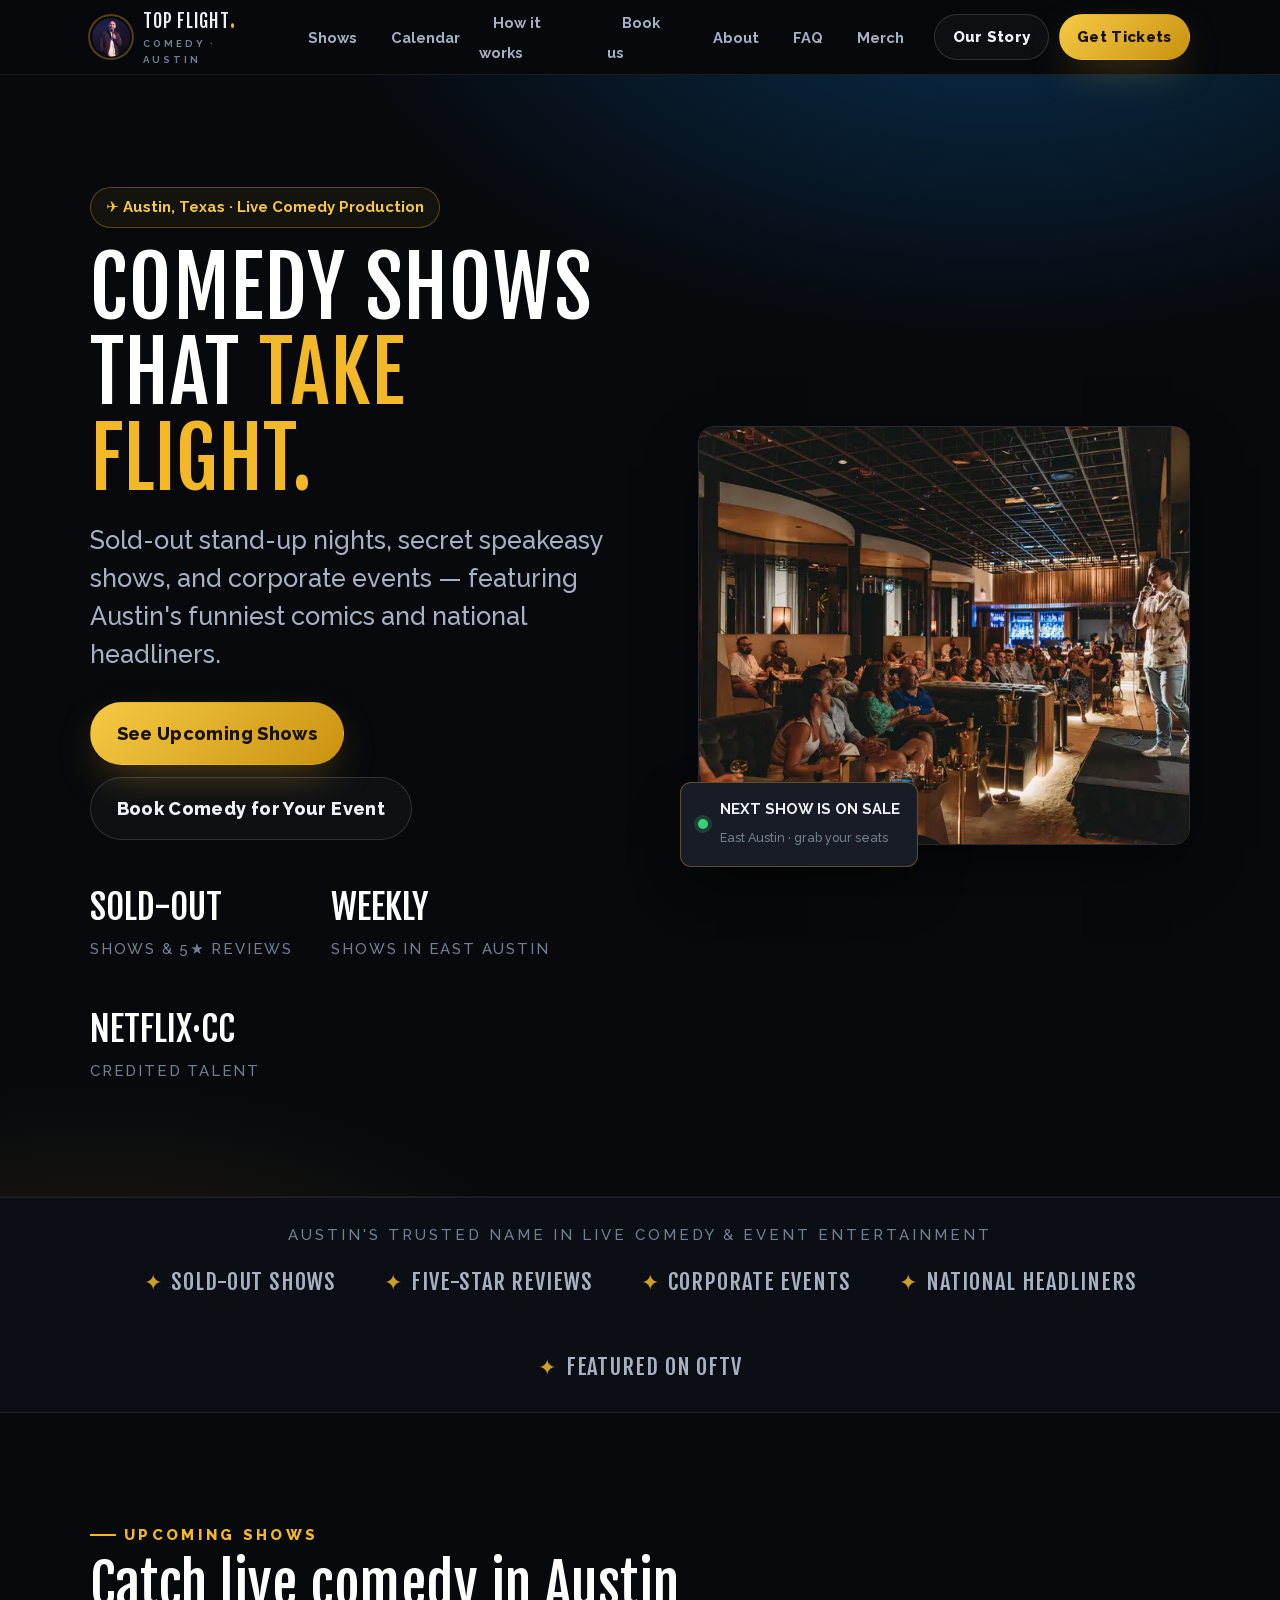
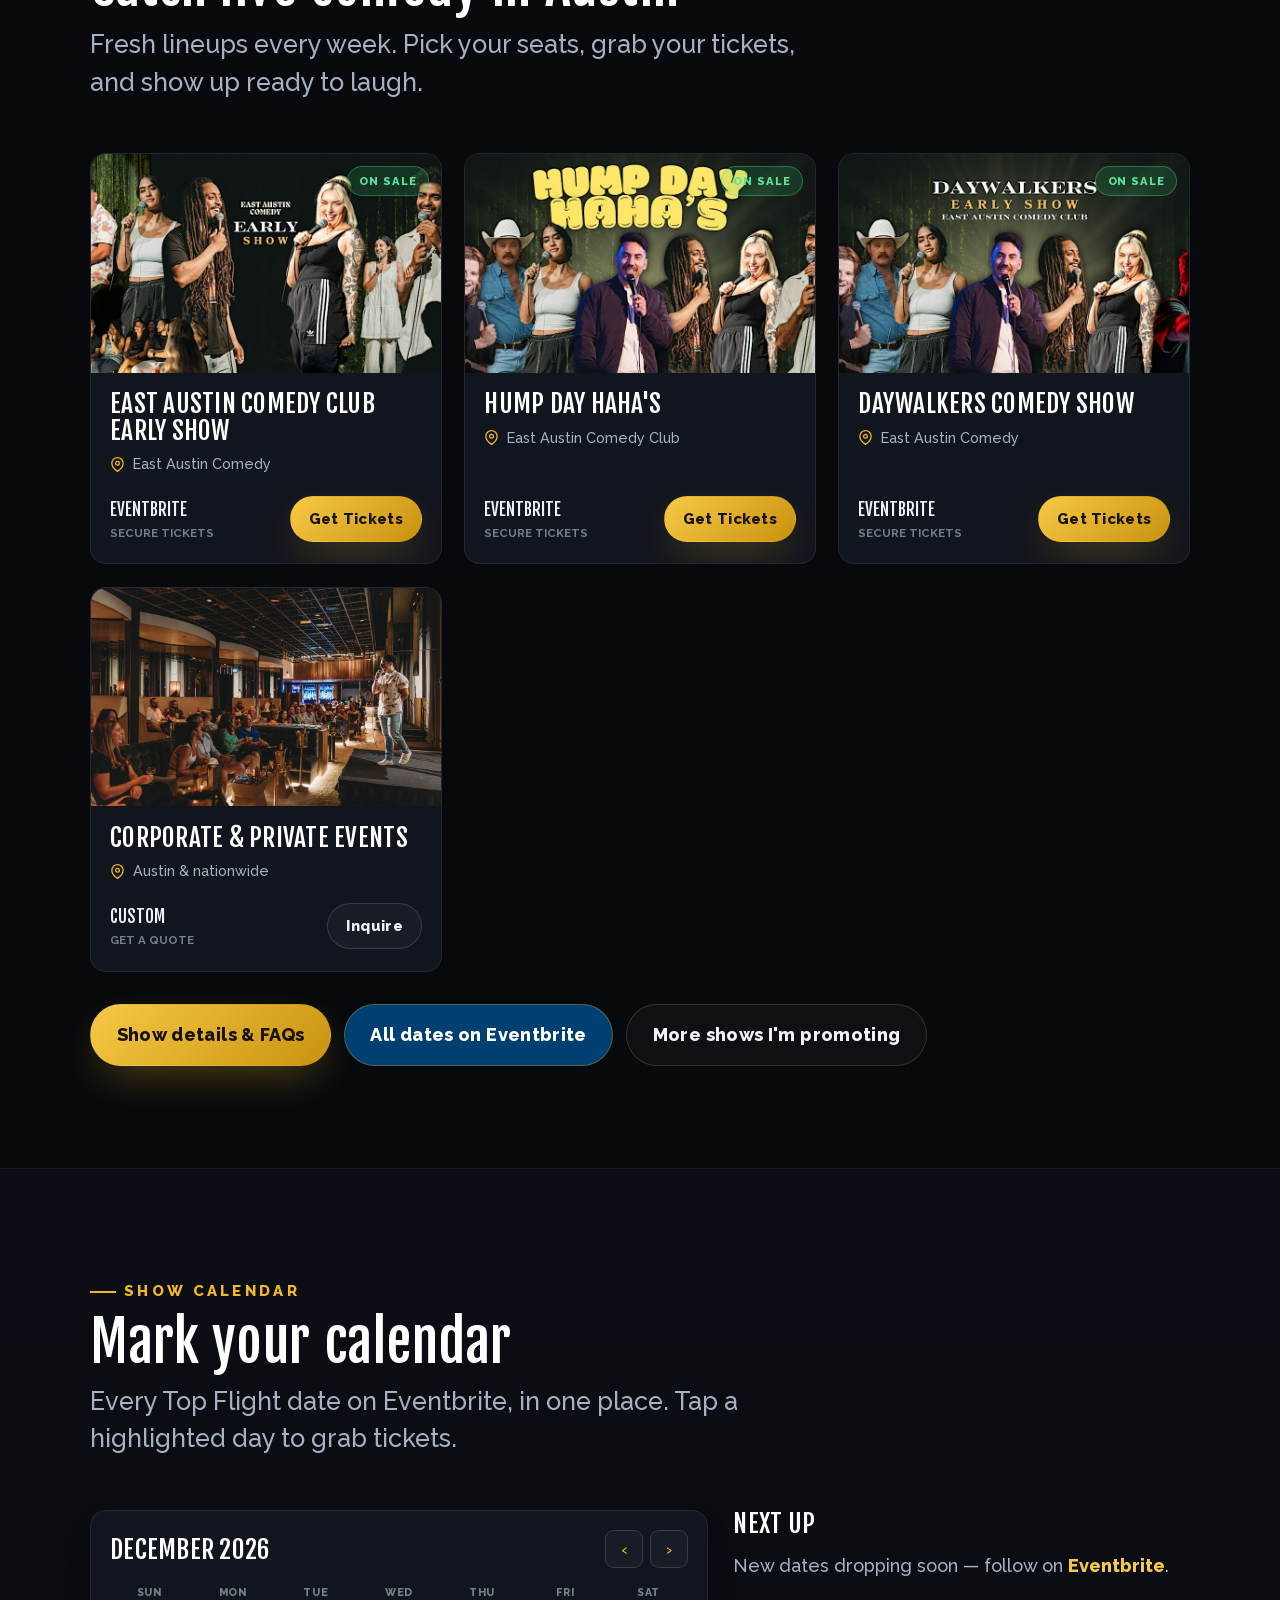
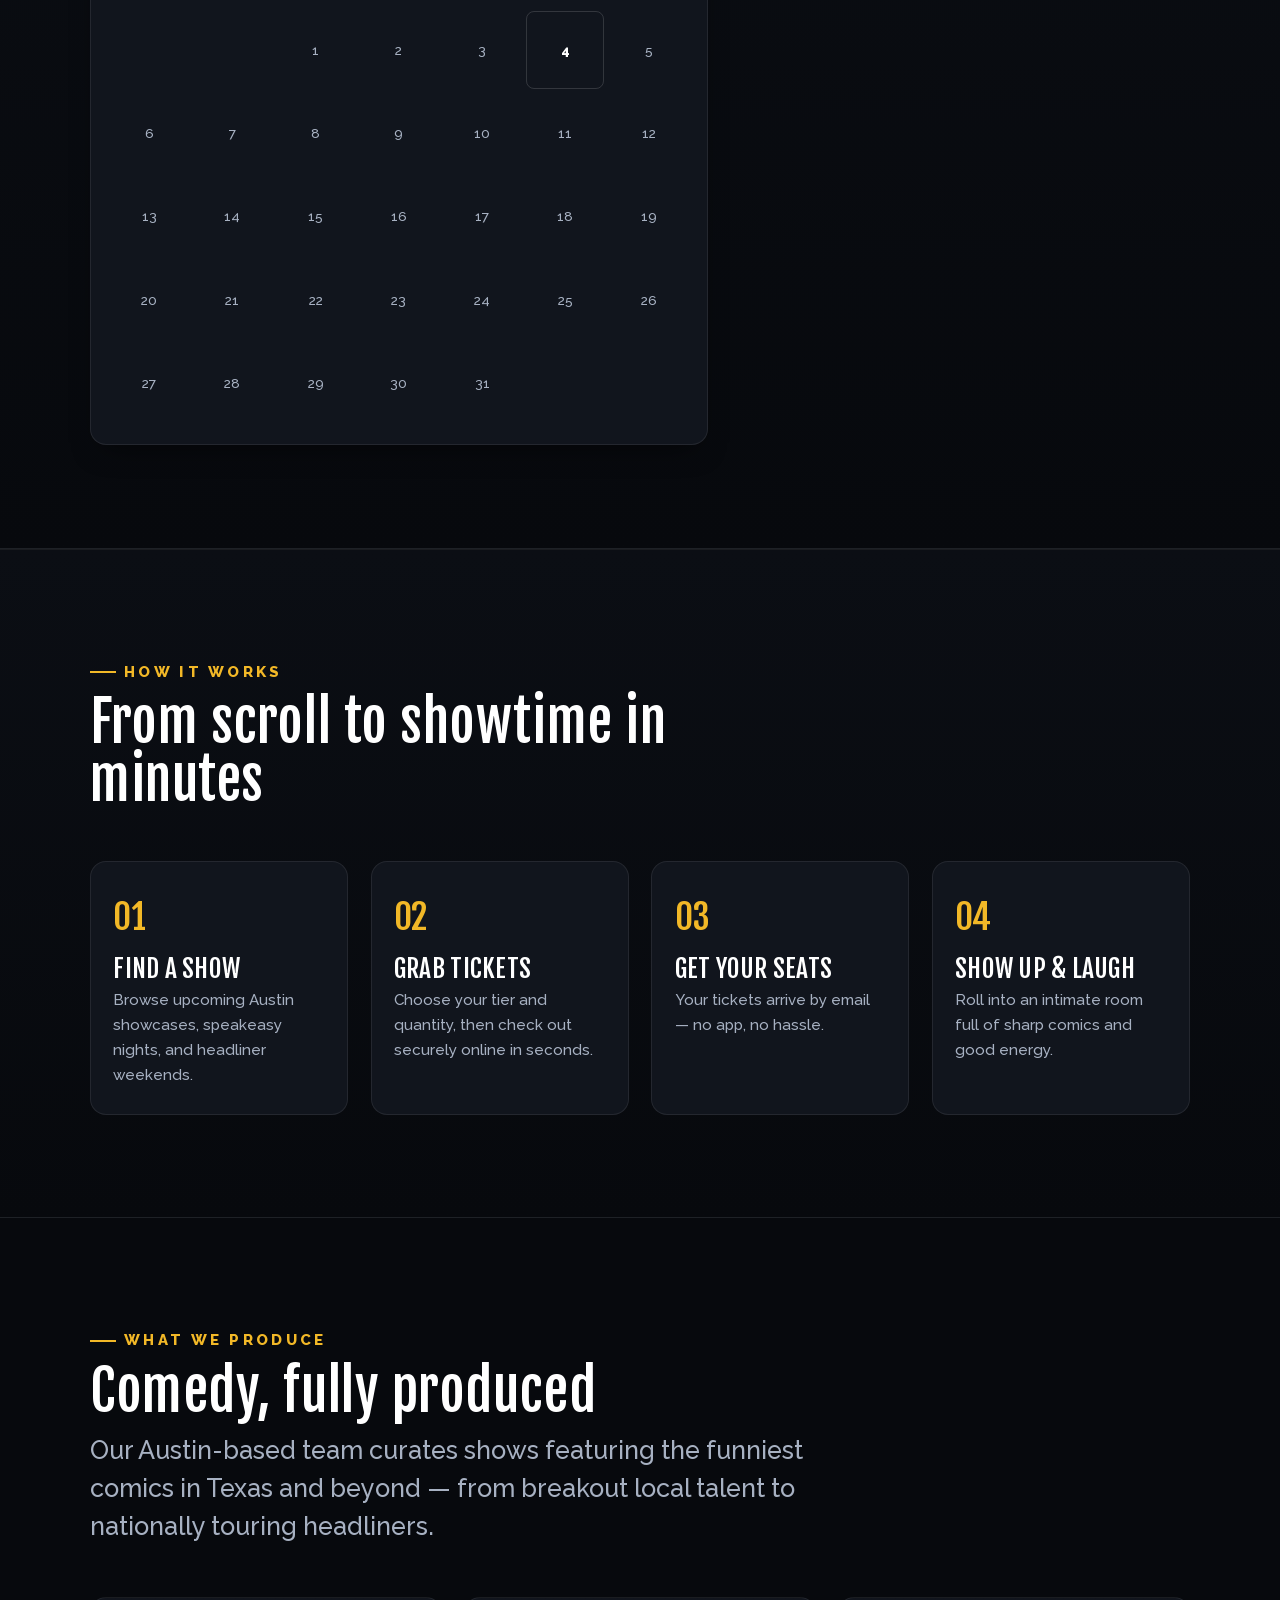
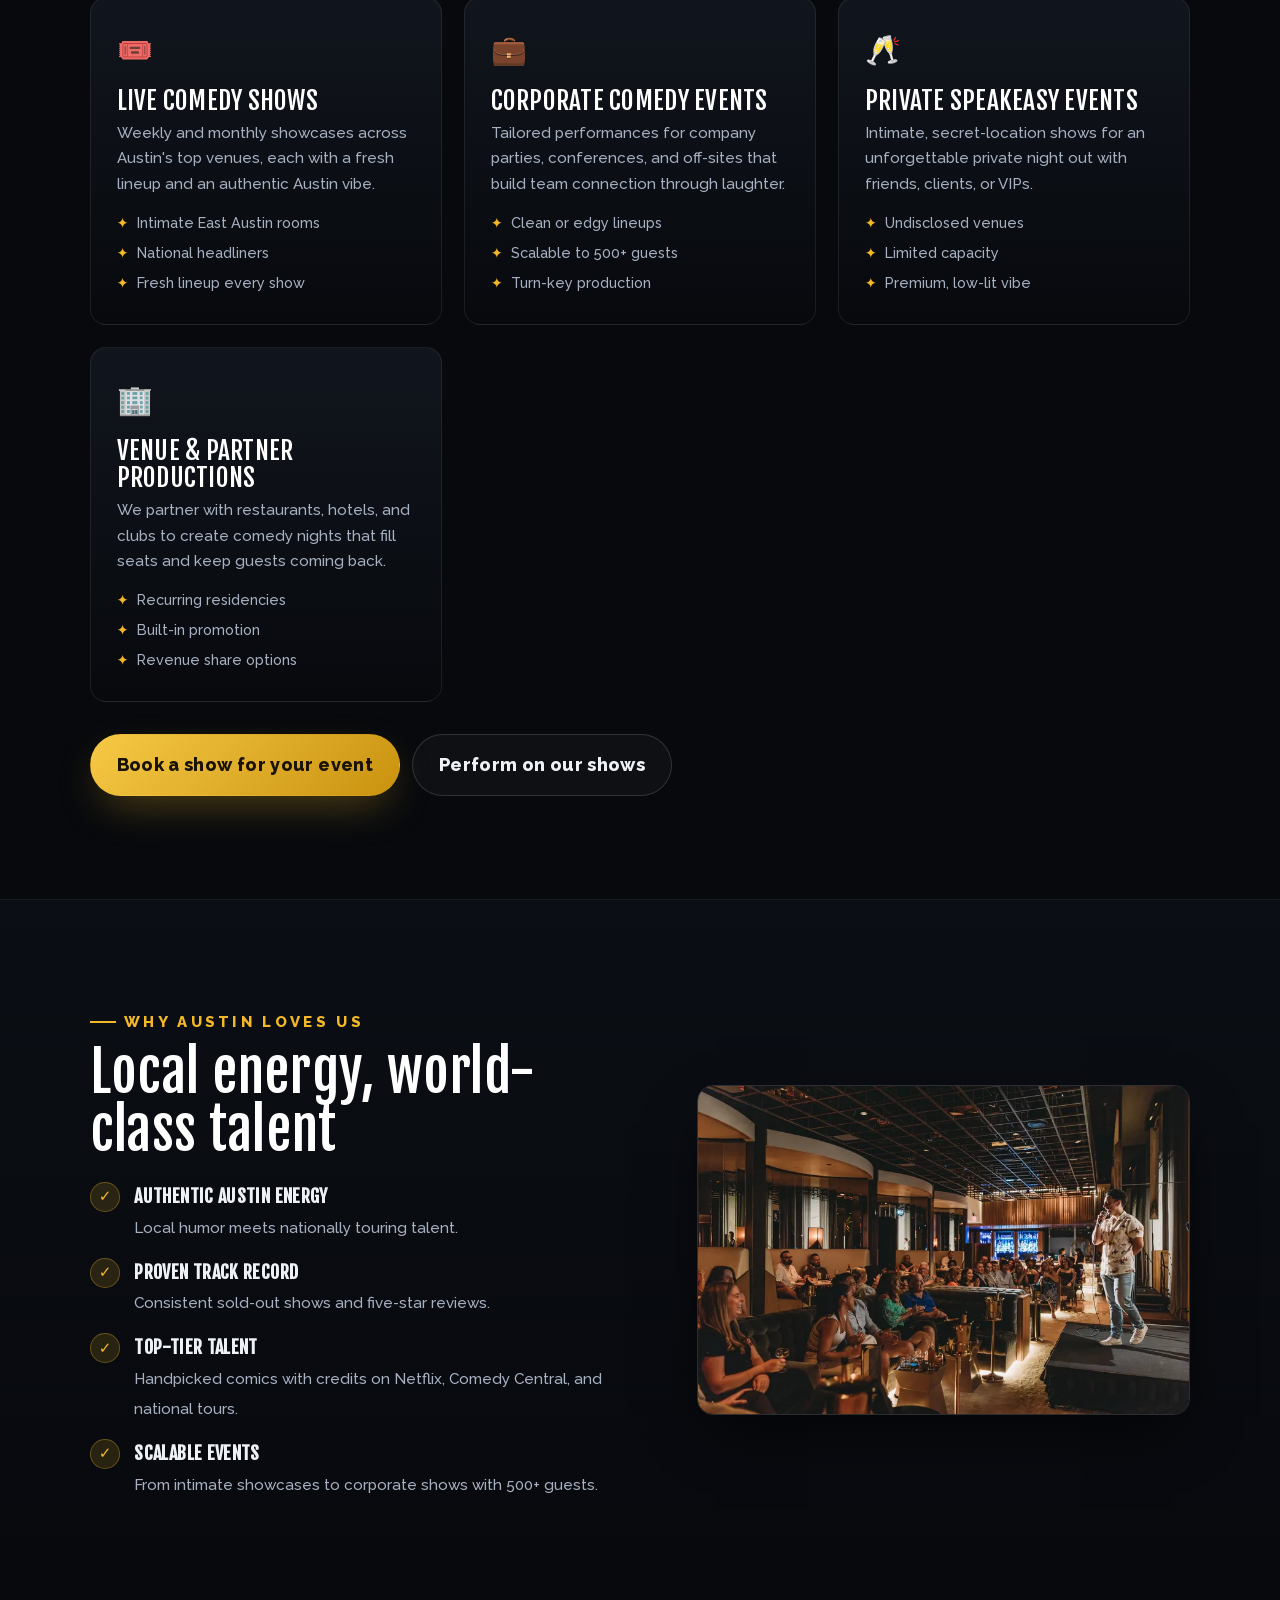
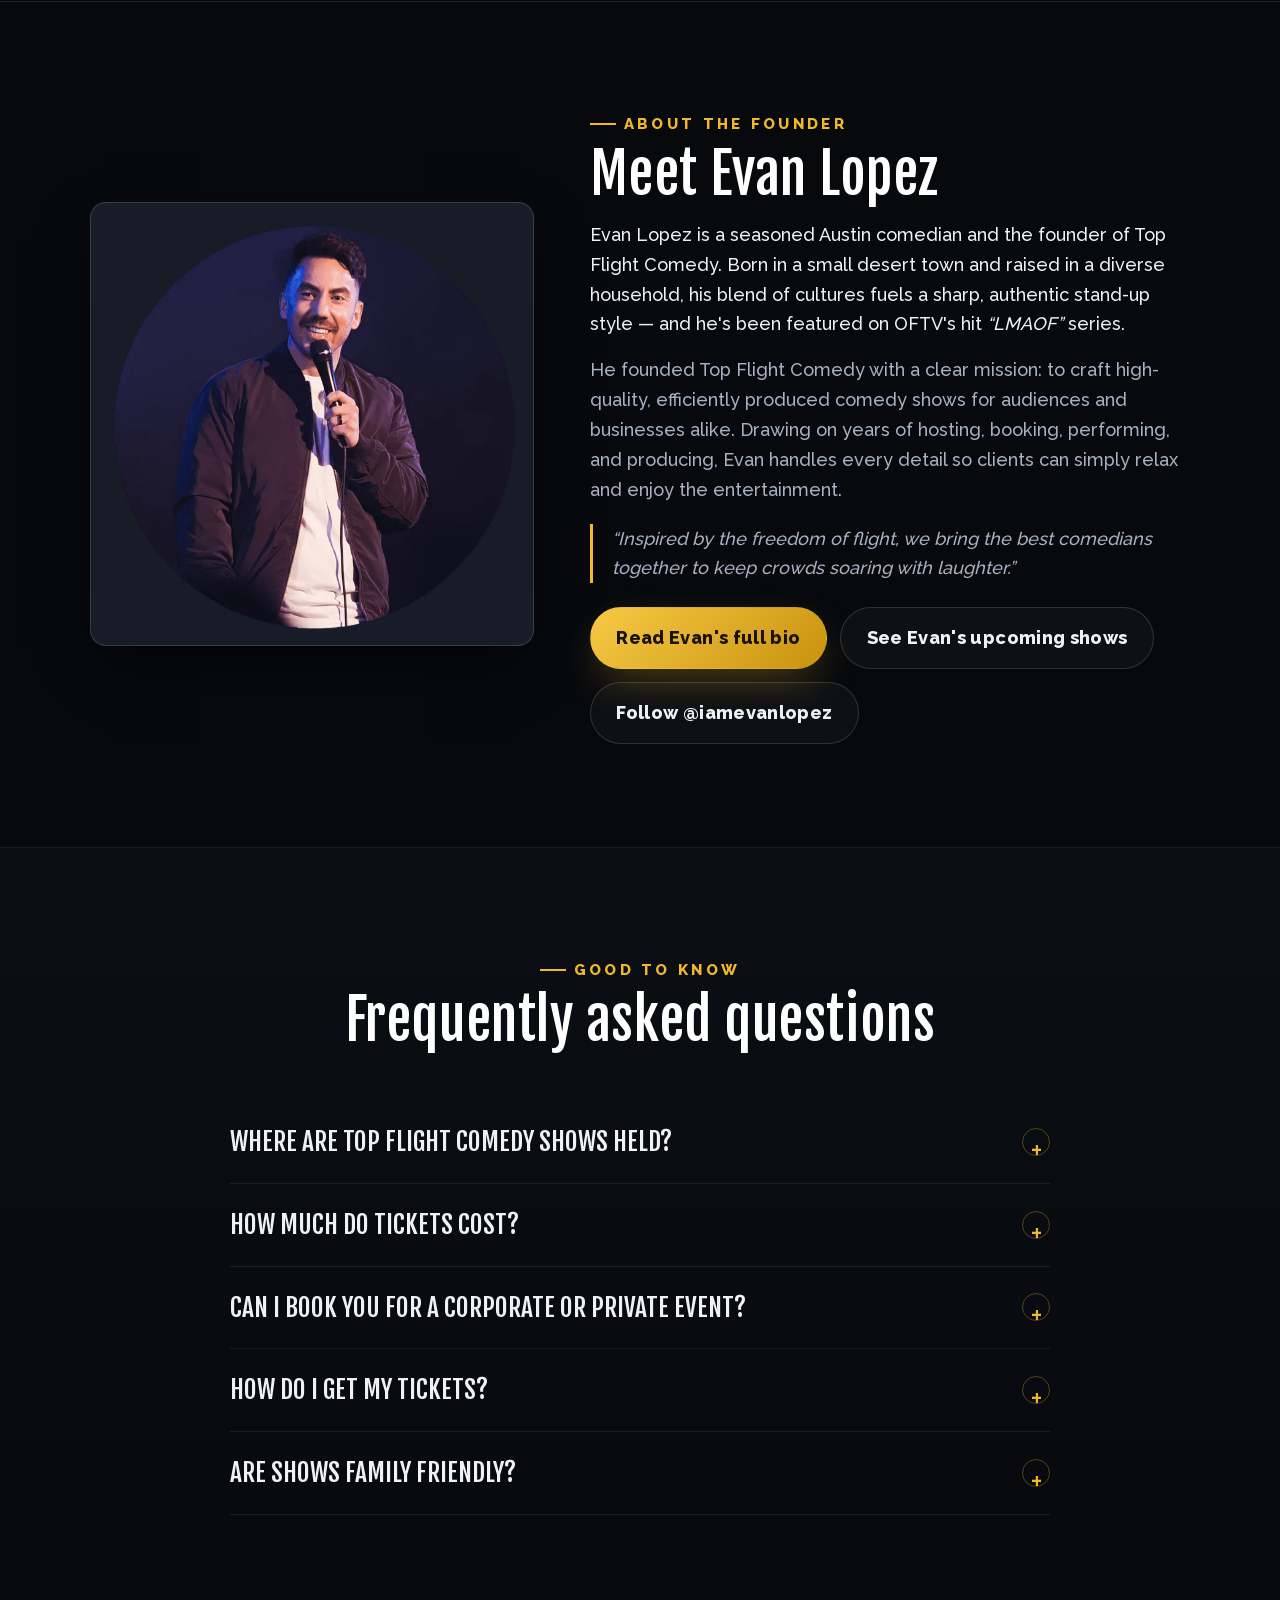
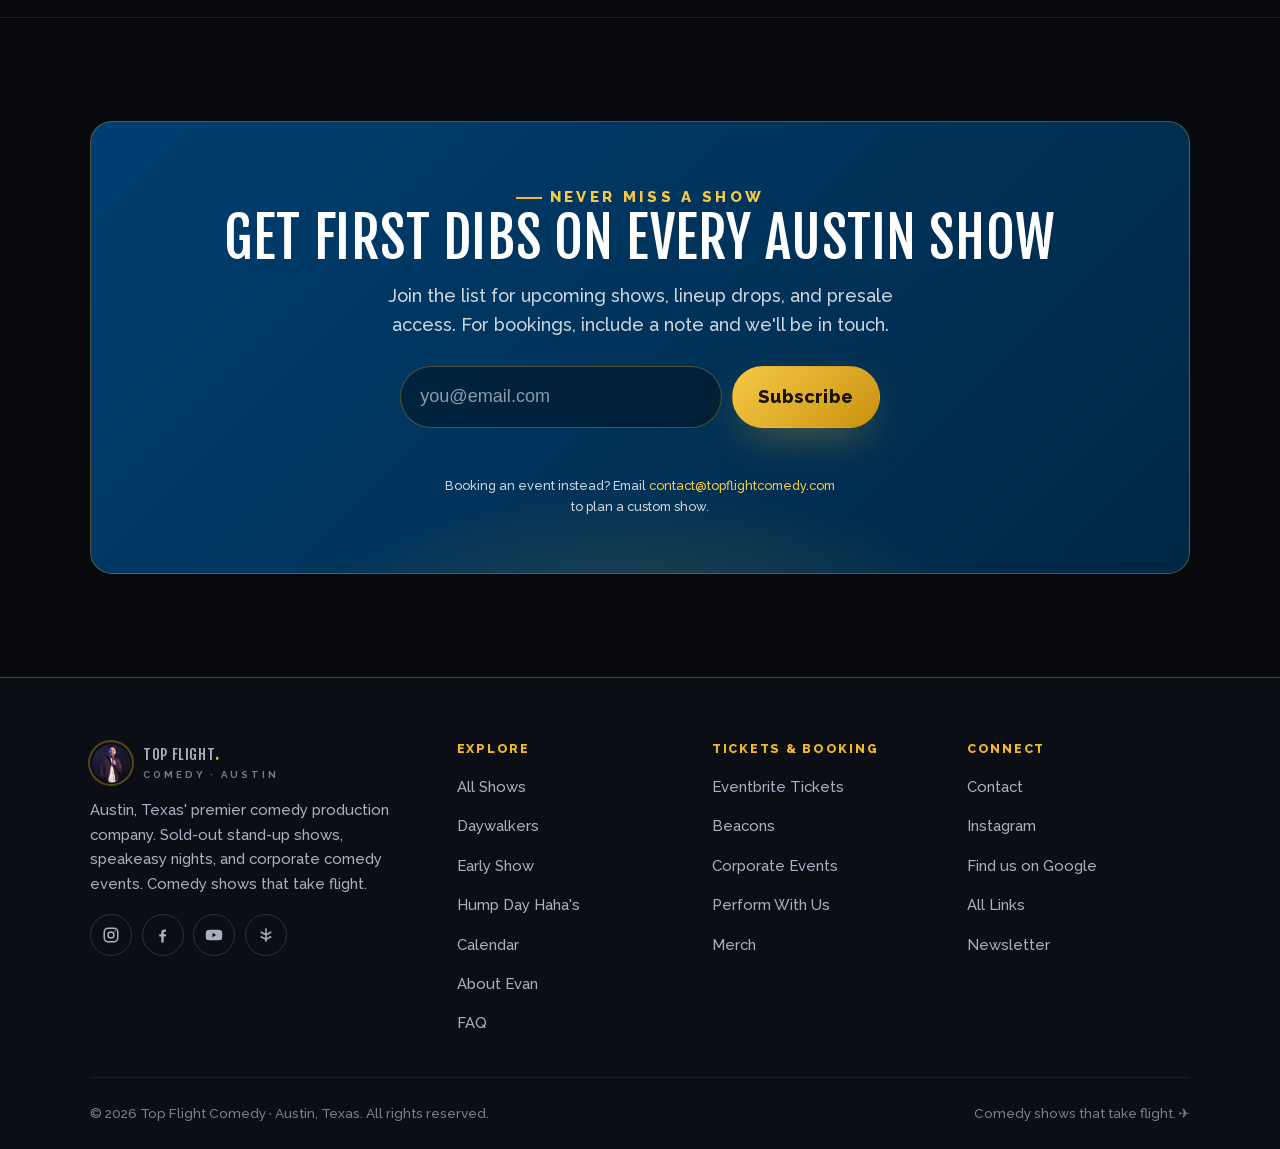
<file: index.html>
<!DOCTYPE html>
<html lang="en">
<head>
  <meta charset="UTF-8" />
  <meta name="viewport" content="width=device-width, initial-scale=1.0" />

  <!-- Primary SEO -->
  <title>Top Flight Comedy | Live Stand-Up Comedy Shows in Austin, TX</title>
  <meta name="description" content="Weekly stand-up comedy shows in East Austin with Austin's sharpest comics and national headliners, plus corporate and private comedy events. Get tickets." />
  <meta name="author" content="Top Flight Comedy" />
  <meta name="robots" content="index, follow, max-image-preview:large" />
  <link rel="canonical" href="https://topflightcomedy.com/" />
  <meta name="theme-color" content="#0c0f14" />

  <!-- Open Graph -->
  <meta property="og:type" content="website" />
  <meta property="og:site_name" content="Top Flight Comedy" />
  <meta property="og:title" content="Top Flight Comedy | Live Stand-Up Shows in Austin, TX" />
  <meta property="og:description" content="Weekly stand-up in East Austin with sold-out crowds, local favorites and national headliners. Grab tickets, or book comedy for your event." />
  <meta property="og:url" content="https://topflightcomedy.com/" />
  <meta property="og:image" content="https://topflightcomedy.com/assets/og-image.jpg" />
  <meta property="og:image:width" content="1200" />
  <meta property="og:image:height" content="630" />
  <meta property="og:image:alt" content="Top Flight Comedy — live stand-up comedy in Austin, TX" />
  <meta property="og:locale" content="en_US" />

  <!-- Twitter -->
  <meta name="twitter:card" content="summary_large_image" />
  <meta name="twitter:title" content="Top Flight Comedy | Live Stand-Up Shows in Austin, TX" />
  <meta name="twitter:description" content="Weekly stand-up in East Austin with local favorites and national headliners. Get tickets or book comedy for your event." />
  <meta name="twitter:image" content="https://topflightcomedy.com/assets/og-image.jpg" />

  <!-- Icons & manifest -->
  <link rel="icon" type="image/png" sizes="64x64" href="assets/favicon-64.png" />
  <link rel="apple-touch-icon" href="assets/apple-touch-icon.png" />
  <link rel="manifest" href="site.webmanifest" />

  <!-- Fonts (self-hosted: Fjalla One + Raleway) -->
  <link rel="preload" href="assets/fonts/fjalla-one-400.woff2" as="font" type="font/woff2" crossorigin />
  <link rel="preload" href="assets/fonts/raleway-500-800.woff2" as="font" type="font/woff2" crossorigin />

  <link rel="stylesheet" href="css/styles.css?v=4" />

  <!-- ===================== STRUCTURED DATA (SEO + AI citation) ===================== -->
  <script type="application/ld+json">
  {
    "@context": "https://schema.org",
    "@type": ["EntertainmentBusiness", "Organization"],
    "@id": "https://topflightcomedy.com/#organization",
    "name": "Top Flight Comedy",
    "alternateName": "Top Flight Comedy Austin",
    "url": "https://topflightcomedy.com/",
    "logo": "https://topflightcomedy.com/assets/icon-512.png",
    "image": "https://topflightcomedy.com/assets/og-image.jpg",
    "description": "Top Flight Comedy is an Austin, Texas based comedy production company creating sold-out live stand-up shows, private speakeasy events, and corporate comedy entertainment across Central Texas and nationwide.",
    "slogan": "Comedy shows that take flight.",
    "founder": { "@type": "Person", "@id": "https://topflightcomedy.com/#evan-lopez" },
    "knowsAbout": ["Stand-up comedy", "Corporate comedy events", "Live entertainment booking", "Comedy show production"],
    "areaServed": [
      { "@type": "City", "name": "Austin", "containedInPlace": { "@type": "State", "name": "Texas" } },
      { "@type": "Country", "name": "United States" }
    ],
    "address": { "@type": "PostalAddress", "addressLocality": "Austin", "addressRegion": "TX", "addressCountry": "US" },
    "sameAs": [
      "https://www.google.com/search?kgmid=/g/11ykv4m_8m",
      "https://www.instagram.com/topflightcomedy/",
      "https://www.facebook.com/profile.php?id=61556030294366",
      "https://www.youtube.com/channel/UCZuteuMPeCq_bllrj5ifnGg",
      "https://www.eventbrite.com/o/78517158513",
      "https://beacons.ai/evanlopez",
      "https://linktr.ee/topflightcomedy"
    ]
  }
  </script>
  <script type="application/ld+json">
  {
    "@context": "https://schema.org",
    "@type": "Person",
    "@id": "https://topflightcomedy.com/#evan-lopez",
    "name": "Evan Lopez",
    "jobTitle": "Comedian & Founder",
    "worksFor": { "@id": "https://topflightcomedy.com/#organization" },
    "description": "Evan Lopez is an Austin-based stand-up comedian and the founder of Top Flight Comedy. Featured on OFTV's 'LMAOF' series, he produces, hosts, books, and performs live comedy shows across Austin's top venues.",
    "homeLocation": { "@type": "Place", "name": "Austin, Texas" },
    "sameAs": ["https://www.instagram.com/iamevanlopez/", "https://www.facebook.com/EvanLopezComedy/"]
  }
  </script>
  <script type="application/ld+json">
  {
    "@context": "https://schema.org",
    "@type": "WebSite",
    "@id": "https://topflightcomedy.com/#website",
    "url": "https://topflightcomedy.com/",
    "name": "Top Flight Comedy",
    "publisher": { "@id": "https://topflightcomedy.com/#organization" }
  }
  </script>
  <script type="application/ld+json">
  {
    "@context": "https://schema.org",
    "@type": "FAQPage",
    "mainEntity": [
      { "@type": "Question", "name": "Where are Top Flight Comedy shows held?", "acceptedAnswer": { "@type": "Answer", "text": "Most Top Flight Comedy shows take place at intimate venues in East Austin and on stages across Austin, Texas. We also produce private speakeasy nights at undisclosed locations and corporate comedy events at your venue or ours, nationwide." } },
      { "@type": "Question", "name": "How much do comedy tickets cost?", "acceptedAnswer": { "@type": "Answer", "text": "Ticket prices vary by show. Each show's Eventbrite page lists current ticket options. Corporate and private events are custom-quoted based on your needs." } },
      { "@type": "Question", "name": "Can I book Top Flight Comedy for a corporate or private event?", "acceptedAnswer": { "@type": "Answer", "text": "Yes. Top Flight Comedy produces fully managed corporate comedy events, company parties, conferences, off-sites, and private shows. Founder Evan Lopez handles booking, hosting, and production so you can simply enjoy the entertainment. Contact us for a custom quote." } },
      { "@type": "Question", "name": "How do I get tickets?", "acceptedAnswer": { "@type": "Answer", "text": "Browse upcoming shows on the Top Flight Comedy website, choose your ticket tier and quantity, and check out securely online. Showtimes and dates are listed on the site and on our Linktree." } },
      { "@type": "Question", "name": "Are shows family friendly?", "acceptedAnswer": { "@type": "Answer", "text": "Public stand-up showcases are intended for adults (18+ or 21+ depending on venue). For corporate and private events we offer clean or edgy lineups tailored to your audience." } }
    ]
  }
  </script>
</head>

<body>
  <a class="skip-link" href="#shows">Skip to shows</a>

  <!-- ===================== HEADER ===================== -->
  <header class="site-header">
    <div class="container">
      <nav class="nav" aria-label="Primary" data-open="false">
        <a class="brand" href="#top" aria-label="Top Flight Comedy home">
          <img src="assets/logo-small.png" alt="Top Flight Comedy logo" width="42" height="42" />
          <span>TOP FLIGHT<b>.</b><small>Comedy · Austin</small></span>
        </a>
        <ul class="nav-links">
          <li><a href="#shows">Shows</a></li>
          <li><a href="#calendar">Calendar</a></li>
          <li><a href="#how">How it works</a></li>
          <li><a href="#services">Book us</a></li>
          <li><a href="#about">About</a></li>
          <li><a href="#faq">FAQ</a></li>
          <li><a href="https://evanlopez.com/#merch">Merch</a></li>
        </ul>
        <div class="nav-cta">
          <a class="btn btn--ghost btn--sm" href="#about">Our Story</a>
          <a class="btn btn--primary btn--sm" href="#shows"><span class="lbl-lg">Get Tickets</span><span class="lbl-sm">Tickets</span></a>
          <button class="nav-toggle" aria-label="Toggle menu" aria-expanded="false" aria-controls="primary-nav"><span></span></button>
        </div>
      </nav>
    </div>
  </header>

  <main id="top">
    <!-- ===================== HERO ===================== -->
    <section class="hero" aria-labelledby="hero-title">
      <div class="container hero-grid">
        <div class="hero-copy reveal in">
          <span class="hero-badge">✈️ Austin, Texas · Live Comedy Production</span>
          <h1 id="hero-title">Comedy shows that <em>take flight.</em></h1>
          <p class="lead">Sold-out stand-up nights, secret speakeasy shows, and corporate events — featuring Austin's funniest comics and national headliners.</p>
          <div class="hero-actions">
            <a class="btn btn--primary" href="#shows">See Upcoming Shows</a>
            <a class="btn btn--ghost" href="#services">Book Comedy for Your Event</a>
          </div>
          <div class="hero-stats">
            <div class="stat"><div class="num">Sold-Out</div><div class="lbl">Shows &amp; 5★ reviews</div></div>
            <div class="stat"><div class="num">Weekly</div><div class="lbl">Shows in East Austin</div></div>
            <div class="stat"><div class="num">Netflix·CC</div><div class="lbl">Credited talent</div></div>
          </div>
        </div>
        <div class="hero-media reveal in">
          <img src="assets/hero-1400.webp" srcset="assets/hero-800.webp 800w, assets/hero-1400.webp 1400w, assets/hero-2000.webp 2000w" sizes="(max-width: 940px) 100vw, 600px" alt="Evan Lopez on stage at a packed Top Flight Comedy show in Austin, Texas" width="1400" height="934" fetchpriority="high" />
          <div class="float-card">
            <span class="dot" aria-hidden="true"></span>
            <div><strong>Next show is on sale</strong><small>East Austin · grab your seats</small></div>
          </div>
        </div>
      </div>
    </section>

    <!-- ===================== TRUST ===================== -->
    <section class="trust" aria-label="Recognition">
      <div class="container">
        <p>Austin's trusted name in live comedy &amp; event entertainment</p>
        <div class="trust-row">
          <span>Sold-Out Shows</span><span>Five-Star Reviews</span><span>Corporate Events</span><span>National Headliners</span><span>Featured on OFTV</span>
        </div>
      </div>
    </section>

    <!-- ===================== SHOWS ===================== -->
    <section class="section" id="shows" aria-labelledby="shows-title">
      <div class="container">
        <div class="section-head reveal">
          <span class="eyebrow">Upcoming Shows</span>
          <h2 id="shows-title">Catch live comedy in Austin</h2>
          <p>Fresh lineups every week. Pick your seats, grab your tickets, and show up ready to laugh.</p>
        </div>
        <div class="shows-grid" id="shows-grid"><!-- rendered by main.js --></div>
        <div style="margin-top:2rem;display:flex;gap:.8rem;flex-wrap:wrap">
          <a class="btn btn--primary" href="/shows/">Show details &amp; FAQs</a>
          <a class="btn btn--accent" href="https://www.eventbrite.com/o/78517158513" target="_blank" rel="noopener">All dates on Eventbrite</a>
          <a class="btn btn--ghost" href="https://beacons.ai/evanlopez" target="_blank" rel="noopener">More shows I'm promoting</a>
        </div>
      </div>
    </section>

    <!-- ===================== CALENDAR ===================== -->
    <section class="section section--tint" id="calendar" aria-labelledby="cal-title">
      <div class="container">
        <div class="section-head reveal">
          <span class="eyebrow">Show calendar</span>
          <h2 id="cal-title">Mark your calendar</h2>
          <p>Every Top Flight date on Eventbrite, in one place. Tap a highlighted day to grab tickets.</p>
        </div>
        <div class="calendar-wrap">
          <div class="calendar reveal" id="cal-root"><!-- rendered by main.js --></div>
          <div class="cal-list reveal" id="cal-list"><!-- rendered by main.js --></div>
        </div>
      </div>
    </section>

    <!-- ===================== HOW IT WORKS ===================== -->
    <section class="section section--tint" id="how" aria-labelledby="how-title">
      <div class="container">
        <div class="section-head reveal">
          <span class="eyebrow">How it works</span>
          <h2 id="how-title">From scroll to showtime in minutes</h2>
        </div>
        <div class="steps">
          <div class="step reveal"><h3>Find a show</h3><p>Browse upcoming Austin showcases, speakeasy nights, and headliner weekends.</p></div>
          <div class="step reveal"><h3>Grab tickets</h3><p>Choose your tier and quantity, then check out securely online in seconds.</p></div>
          <div class="step reveal"><h3>Get your seats</h3><p>Your tickets arrive by email — no app, no hassle.</p></div>
          <div class="step reveal"><h3>Show up &amp; laugh</h3><p>Roll into an intimate room full of sharp comics and good energy.</p></div>
        </div>
      </div>
    </section>

    <!-- ===================== SERVICES / BOOK US ===================== -->
    <section class="section" id="services" aria-labelledby="services-title">
      <div class="container">
        <div class="section-head reveal">
          <span class="eyebrow">What we produce</span>
          <h2 id="services-title">Comedy, fully produced</h2>
          <p>Our Austin-based team curates shows featuring the funniest comics in Texas and beyond — from breakout local talent to nationally touring headliners.</p>
        </div>
        <div class="services">
          <article class="service reveal">
            <div class="ico" aria-hidden="true">🎟️</div>
            <h3>Live Comedy Shows</h3>
            <p>Weekly and monthly showcases across Austin's top venues, each with a fresh lineup and an authentic Austin vibe.</p>
            <ul><li>Intimate East Austin rooms</li><li>National headliners</li><li>Fresh lineup every show</li></ul>
          </article>
          <article class="service reveal">
            <div class="ico" aria-hidden="true">💼</div>
            <h3>Corporate Comedy Events</h3>
            <p>Tailored performances for company parties, conferences, and off-sites that build team connection through laughter.</p>
            <ul><li>Clean or edgy lineups</li><li>Scalable to 500+ guests</li><li>Turn-key production</li></ul>
          </article>
          <article class="service reveal">
            <div class="ico" aria-hidden="true">🥂</div>
            <h3>Private Speakeasy Events</h3>
            <p>Intimate, secret-location shows for an unforgettable private night out with friends, clients, or VIPs.</p>
            <ul><li>Undisclosed venues</li><li>Limited capacity</li><li>Premium, low-lit vibe</li></ul>
          </article>
          <article class="service reveal">
            <div class="ico" aria-hidden="true">🏢</div>
            <h3>Venue &amp; Partner Productions</h3>
            <p>We partner with restaurants, hotels, and clubs to create comedy nights that fill seats and keep guests coming back.</p>
            <ul><li>Recurring residencies</li><li>Built-in promotion</li><li>Revenue share options</li></ul>
          </article>
        </div>
        <div style="margin-top:2rem;display:flex;gap:.8rem;flex-wrap:wrap">
          <a class="btn btn--primary" href="#contact">Book a show for your event</a>
          <a class="btn btn--ghost" href="mailto:contact@topflightcomedy.com?subject=Perform%20on%20Top%20Flight">Perform on our shows</a>
        </div>
      </div>
    </section>

    <!-- ===================== WHY US ===================== -->
    <section class="section section--tint" id="why" aria-labelledby="why-title">
      <div class="container why-grid">
        <div class="reveal">
          <span class="eyebrow">Why Austin loves us</span>
          <h2 id="why-title" style="font-size:var(--step-3);margin:.6rem 0 1.4rem">Local energy, world-class talent</h2>
          <ul class="why-list">
            <li><span class="check">✓</span><div><b>Authentic Austin Energy</b><span>Local humor meets nationally touring talent.</span></div></li>
            <li><span class="check">✓</span><div><b>Proven Track Record</b><span>Consistent sold-out shows and five-star reviews.</span></div></li>
            <li><span class="check">✓</span><div><b>Top-Tier Talent</b><span>Handpicked comics with credits on Netflix, Comedy Central, and national tours.</span></div></li>
            <li><span class="check">✓</span><div><b>Scalable Events</b><span>From intimate showcases to corporate shows with 500+ guests.</span></div></li>
          </ul>
        </div>
        <div class="why-media reveal">
          <img src="assets/hero-800.webp" srcset="assets/hero-800.webp 800w, assets/hero-1400.webp 1400w" sizes="(max-width: 880px) 100vw, 540px" alt="Audience laughing at a Top Flight Comedy showcase in Austin" width="800" height="534" loading="lazy" />
        </div>
      </div>
    </section>

    <!-- ===================== ABOUT FOUNDER ===================== -->
    <section class="section" id="about" aria-labelledby="about-title">
      <div class="container founder">
        <div class="founder-photo reveal">
          <img src="assets/evan-lopez-720.webp" alt="Evan Lopez, Austin comedian and founder of Top Flight Comedy" width="720" height="720" loading="lazy" />
        </div>
        <div class="reveal">
          <span class="eyebrow">About the founder</span>
          <h2 id="about-title" style="font-size:var(--step-3);margin:.6rem 0 1rem">Meet Evan Lopez</h2>
          <p>Evan Lopez is a seasoned Austin comedian and the founder of Top Flight Comedy. Born in a small desert town and raised in a diverse household, his blend of cultures fuels a sharp, authentic stand-up style — and he's been featured on OFTV's hit <em>“LMAOF”</em> series.</p>
          <p style="margin-top:1rem;color:var(--muted)">He founded Top Flight Comedy with a clear mission: to craft high-quality, efficiently produced comedy shows for audiences and businesses alike. Drawing on years of hosting, booking, performing, and producing, Evan handles every detail so clients can simply relax and enjoy the entertainment.</p>
          <blockquote>“Inspired by the freedom of flight, we bring the best comedians together to keep crowds soaring with laughter.”</blockquote>
          <div style="margin-top:1.5rem;display:flex;gap:.8rem;flex-wrap:wrap">
            <a class="btn btn--primary" href="/evan-lopez/">Read Evan's full bio</a>
            <a class="btn btn--ghost" href="#shows">See Evan's upcoming shows</a>
            <a class="btn btn--ghost" href="https://www.instagram.com/iamevanlopez/">Follow @iamevanlopez</a>
          </div>
        </div>
      </div>
    </section>

    <!-- ===================== FAQ ===================== -->
    <section class="section section--tint" id="faq" aria-labelledby="faq-title">
      <div class="container">
        <div class="section-head reveal" style="margin-inline:auto;text-align:center">
          <span class="eyebrow" style="justify-content:center">Good to know</span>
          <h2 id="faq-title">Frequently asked questions</h2>
        </div>
        <div class="faq reveal">
          <div class="faq-item"><button class="faq-q" aria-expanded="false">Where are Top Flight Comedy shows held?<span class="mark">+</span></button><div class="faq-a"><div>Most shows take place at intimate venues in East Austin and on stages across Austin, Texas. We also produce private speakeasy nights at undisclosed locations and corporate events at your venue or ours, nationwide.</div></div></div>
          <div class="faq-item"><button class="faq-q" aria-expanded="false">How much do tickets cost?<span class="mark">+</span></button><div class="faq-a"><div>Ticket prices vary by show. Each show's Eventbrite page lists current ticket options. Corporate and private events are custom-quoted based on your needs.</div></div></div>
          <div class="faq-item"><button class="faq-q" aria-expanded="false">Can I book you for a corporate or private event?<span class="mark">+</span></button><div class="faq-a"><div>Absolutely. We produce fully managed corporate comedy events, company parties, conferences, off-sites, and private speakeasy shows. Reach out for a custom quote and we'll handle the rest.</div></div></div>
          <div class="faq-item"><button class="faq-q" aria-expanded="false">How do I get my tickets?<span class="mark">+</span></button><div class="faq-a"><div>Pick a show above, choose your ticket tier and quantity, and check out securely online. Your tickets arrive by email — no app required.</div></div></div>
          <div class="faq-item"><button class="faq-q" aria-expanded="false">Are shows family friendly?<span class="mark">+</span></button><div class="faq-a"><div>Public showcases are intended for adults (18+ or 21+ depending on venue). For corporate and private events we offer clean or edgy lineups tailored to your audience.</div></div></div>
        </div>
      </div>
    </section>

    <!-- ===================== NEWSLETTER / CONTACT ===================== -->
    <section class="section" id="contact" aria-labelledby="nl-title">
      <div class="container">
        <div class="cta-band reveal" id="newsletter">
          <span class="eyebrow" style="justify-content:center;color:var(--gold-bright)">Never miss a show</span>
          <h2 id="nl-title">Get first dibs on every Austin show</h2>
          <p>Join the list for upcoming shows, lineup drops, and presale access. For bookings, include a note and we'll be in touch.</p>
          <form class="newsletter" id="newsletter-form" novalidate>
            <label for="nl-email" class="sr-only" style="position:absolute;left:-9999px">Email address</label>
            <input type="email" id="nl-email" name="email" placeholder="you@email.com" autocomplete="email" required />
            <button type="submit" class="btn btn--primary">Subscribe</button>
          </form>
          <p class="form-msg" id="form-msg" role="status" aria-live="polite"></p>
          <p class="form-note">Booking an event instead? Email <a href="mailto:contact@topflightcomedy.com?subject=Booking%20inquiry" style="color:var(--gold-bright)">contact@topflightcomedy.com</a> to plan a custom show.</p>
        </div>
      </div>
    </section>
  </main>

  <!-- ===================== FOOTER ===================== -->
  <footer class="site-footer">
    <div class="container">
      <div class="footer-grid">
        <div class="footer-brand">
          <a class="brand" href="#top" aria-label="Top Flight Comedy home">
            <img src="assets/logo-small.png" alt="Top Flight Comedy logo" width="42" height="42" />
            <span>TOP FLIGHT<b>.</b><small>Comedy · Austin</small></span>
          </a>
          <p>Austin, Texas' premier comedy production company. Sold-out stand-up shows, speakeasy nights, and corporate comedy events. Comedy shows that take flight.</p>
          <div class="socials">
            <a href="https://www.instagram.com/topflightcomedy/" aria-label="Instagram" rel="noopener">
              <svg width="18" height="18" viewBox="0 0 24 24" fill="none" stroke="currentColor" stroke-width="2"><rect x="3" y="3" width="18" height="18" rx="5"/><circle cx="12" cy="12" r="4"/><circle cx="17.5" cy="6.5" r="1" fill="currentColor" stroke="none"/></svg>
            </a>
            <a href="https://www.facebook.com/profile.php?id=61556030294366" aria-label="Facebook" rel="noopener">
              <svg width="18" height="18" viewBox="0 0 24 24" fill="currentColor"><path d="M13 22v-8h2.7l.4-3H13V9c0-.9.3-1.5 1.6-1.5H16V4.9C15.7 4.9 14.7 4.8 13.6 4.8c-2.3 0-3.9 1.4-3.9 4V11H7v3h2.7v8H13z"/></svg>
            </a>
            <a href="https://www.youtube.com/channel/UCZuteuMPeCq_bllrj5ifnGg" aria-label="YouTube" rel="noopener">
              <svg width="18" height="18" viewBox="0 0 24 24" fill="currentColor"><path d="M23 12s0-3.2-.4-4.7a2.5 2.5 0 00-1.8-1.8C19.3 5 12 5 12 5s-7.3 0-8.8.5a2.5 2.5 0 00-1.8 1.8C1 8.8 1 12 1 12s0 3.2.4 4.7a2.5 2.5 0 001.8 1.8C4.7 19 12 19 12 19s7.3 0 8.8-.5a2.5 2.5 0 001.8-1.8C23 15.2 23 12 23 12zM10 15V9l5 3-5 3z"/></svg>
            </a>
            <a href="https://linktr.ee/topflightcomedy" aria-label="Linktree — all links" rel="noopener">
              <svg width="18" height="18" viewBox="0 0 24 24" fill="none" stroke="currentColor" stroke-width="2"><path d="M12 3v18M5 8l7 4 7-4M5 14l7 4 7-4"/></svg>
            </a>
          </div>
        </div>
        <div><h4>Explore</h4><ul><li><a href="/shows/">All Shows</a></li><li><a href="/daywalkers/">Daywalkers</a></li><li><a href="/shows/early-show/">Early Show</a></li><li><a href="/shows/hump-day-hahas/">Hump Day Haha's</a></li><li><a href="#calendar">Calendar</a></li><li><a href="/evan-lopez/">About Evan</a></li><li><a href="#faq">FAQ</a></li></ul></div>
        <div><h4>Tickets &amp; Booking</h4><ul><li><a href="https://www.eventbrite.com/o/78517158513">Eventbrite Tickets</a></li><li><a href="https://beacons.ai/evanlopez">Beacons</a></li><li><a href="#services">Corporate Events</a></li><li><a href="mailto:contact@topflightcomedy.com?subject=Perform%20on%20Top%20Flight">Perform With Us</a></li><li><a href="https://evanlopez.com/#merch">Merch</a></li></ul></div>
        <div><h4>Connect</h4><ul><li><a href="mailto:contact@topflightcomedy.com">Contact</a></li><li><a href="https://www.instagram.com/topflightcomedy/">Instagram</a></li><li><a href="https://share.google/YM7SKEcXHPdsP6Dur" target="_blank" rel="noopener">Find us on Google</a></li><li><a href="https://linktr.ee/topflightcomedy">All Links</a></li><li><a href="#newsletter">Newsletter</a></li></ul></div>
      </div>
      <div class="footer-bottom">
        <span>© <span id="year">2026</span> Top Flight Comedy · Austin, Texas. All rights reserved.</span>
        <span>Comedy shows that take flight. ✈️</span>
      </div>
    </div>
  </footer>

  <!-- ===================== TICKET MODAL ===================== -->
  <div class="modal" id="ticket-modal" data-open="false" role="dialog" aria-modal="true" aria-labelledby="modal-title">
    <div class="modal-overlay"></div>
    <div class="modal-card"><!-- rendered by main.js --></div>
  </div>

  <script src="js/shows.js"></script>
  <script src="js/main.js"></script>
</body>
</html>
</file>
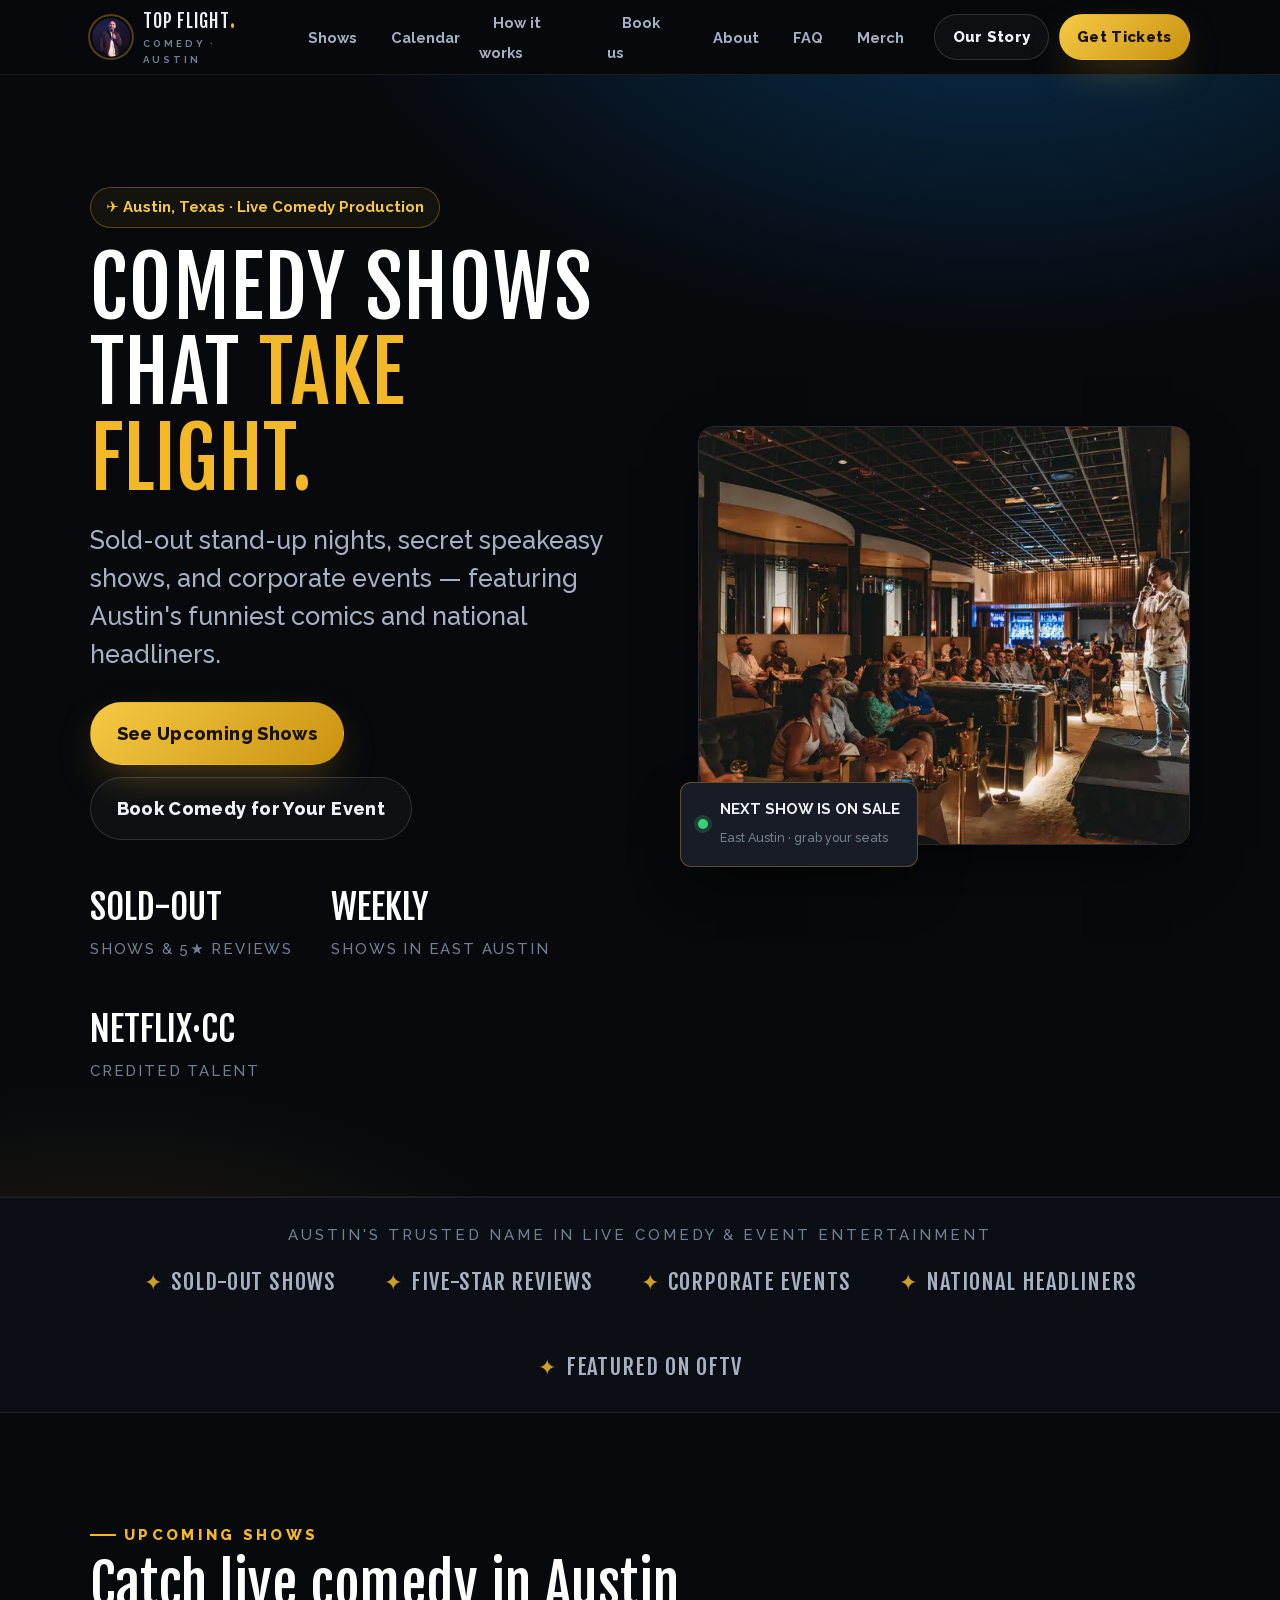
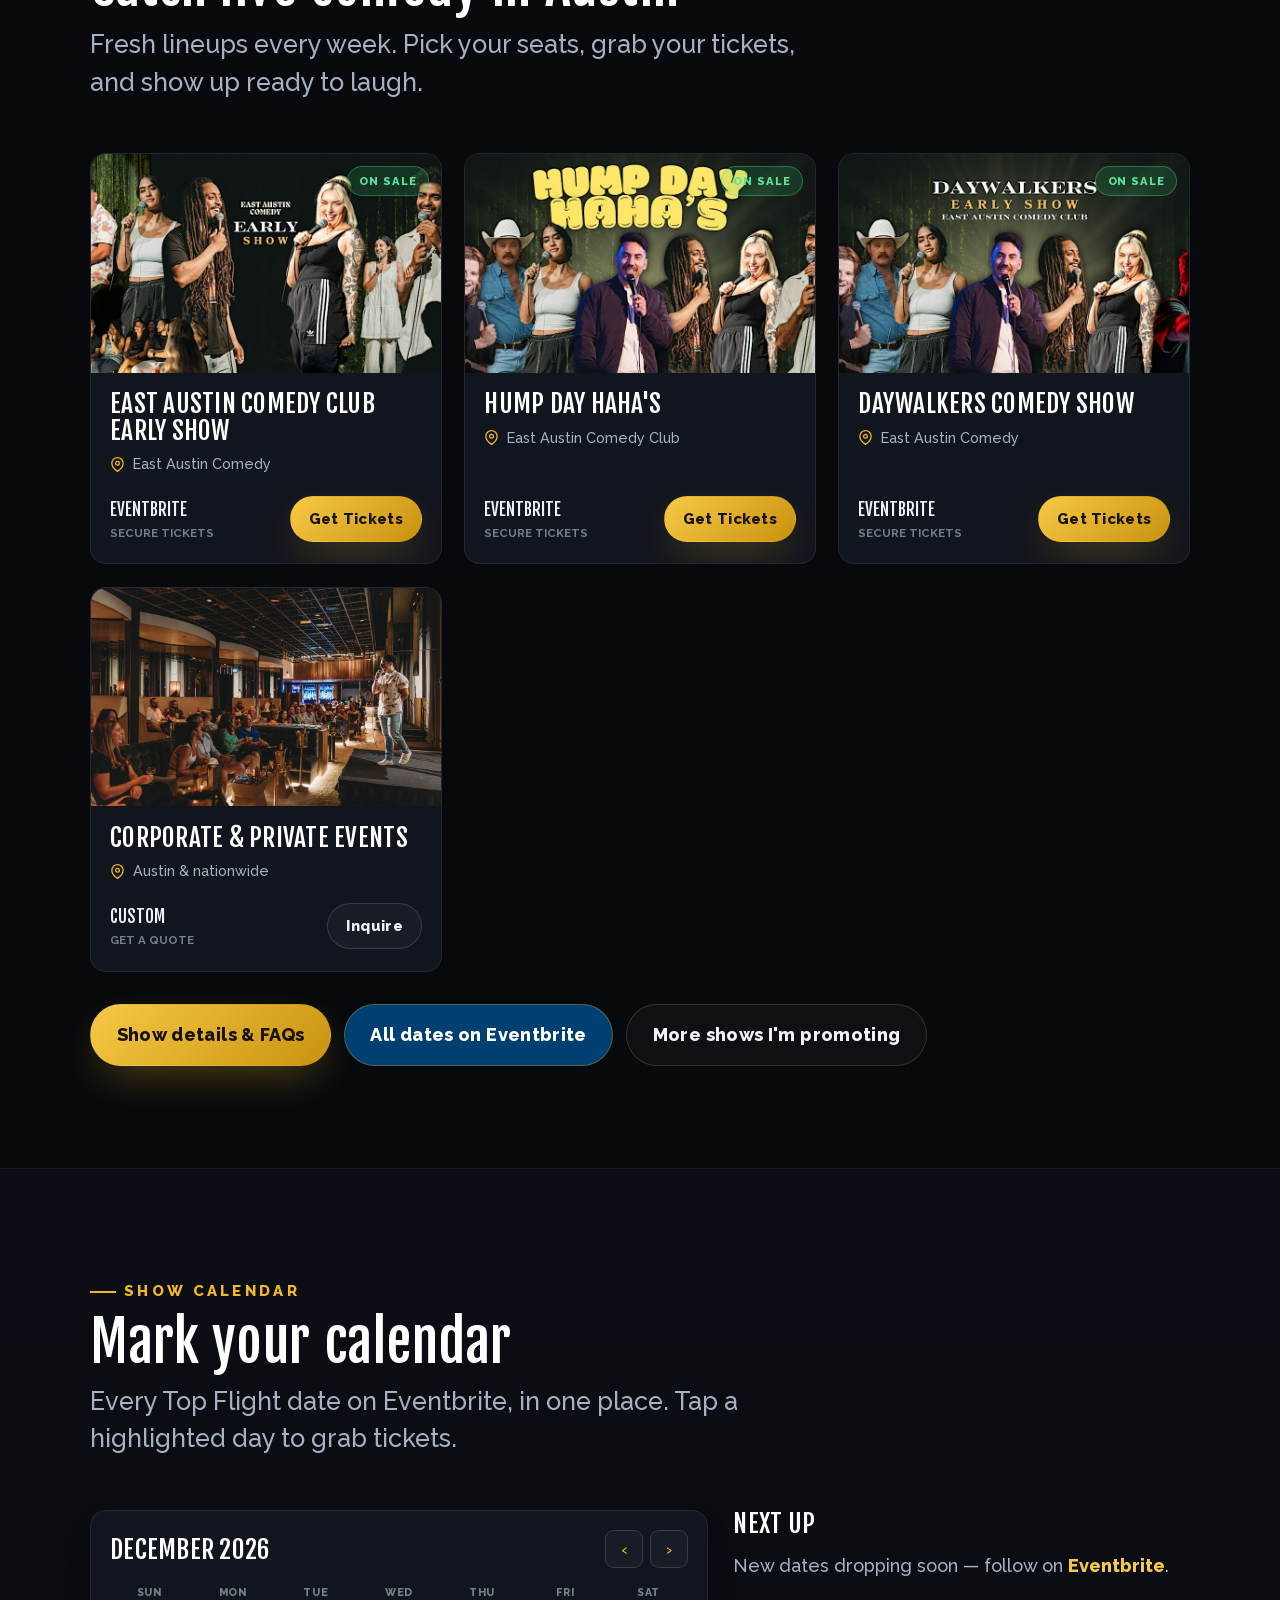
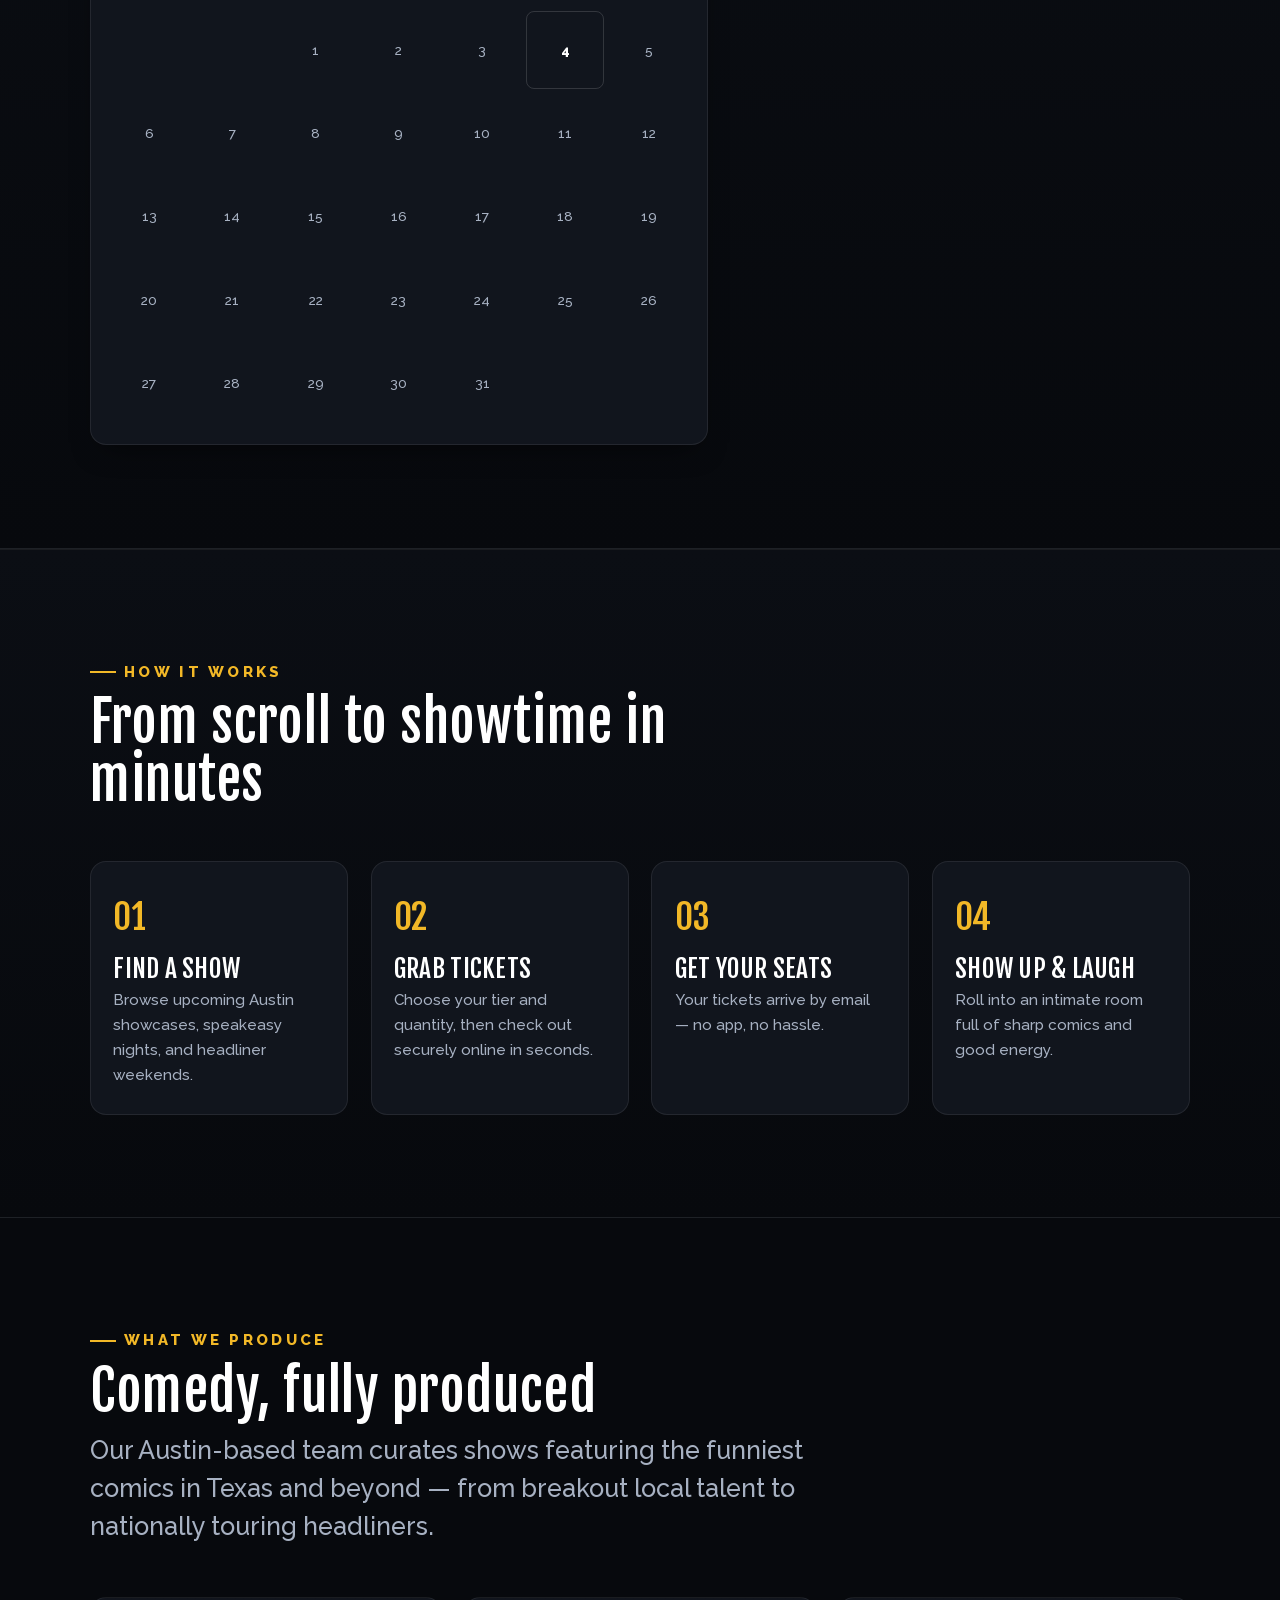
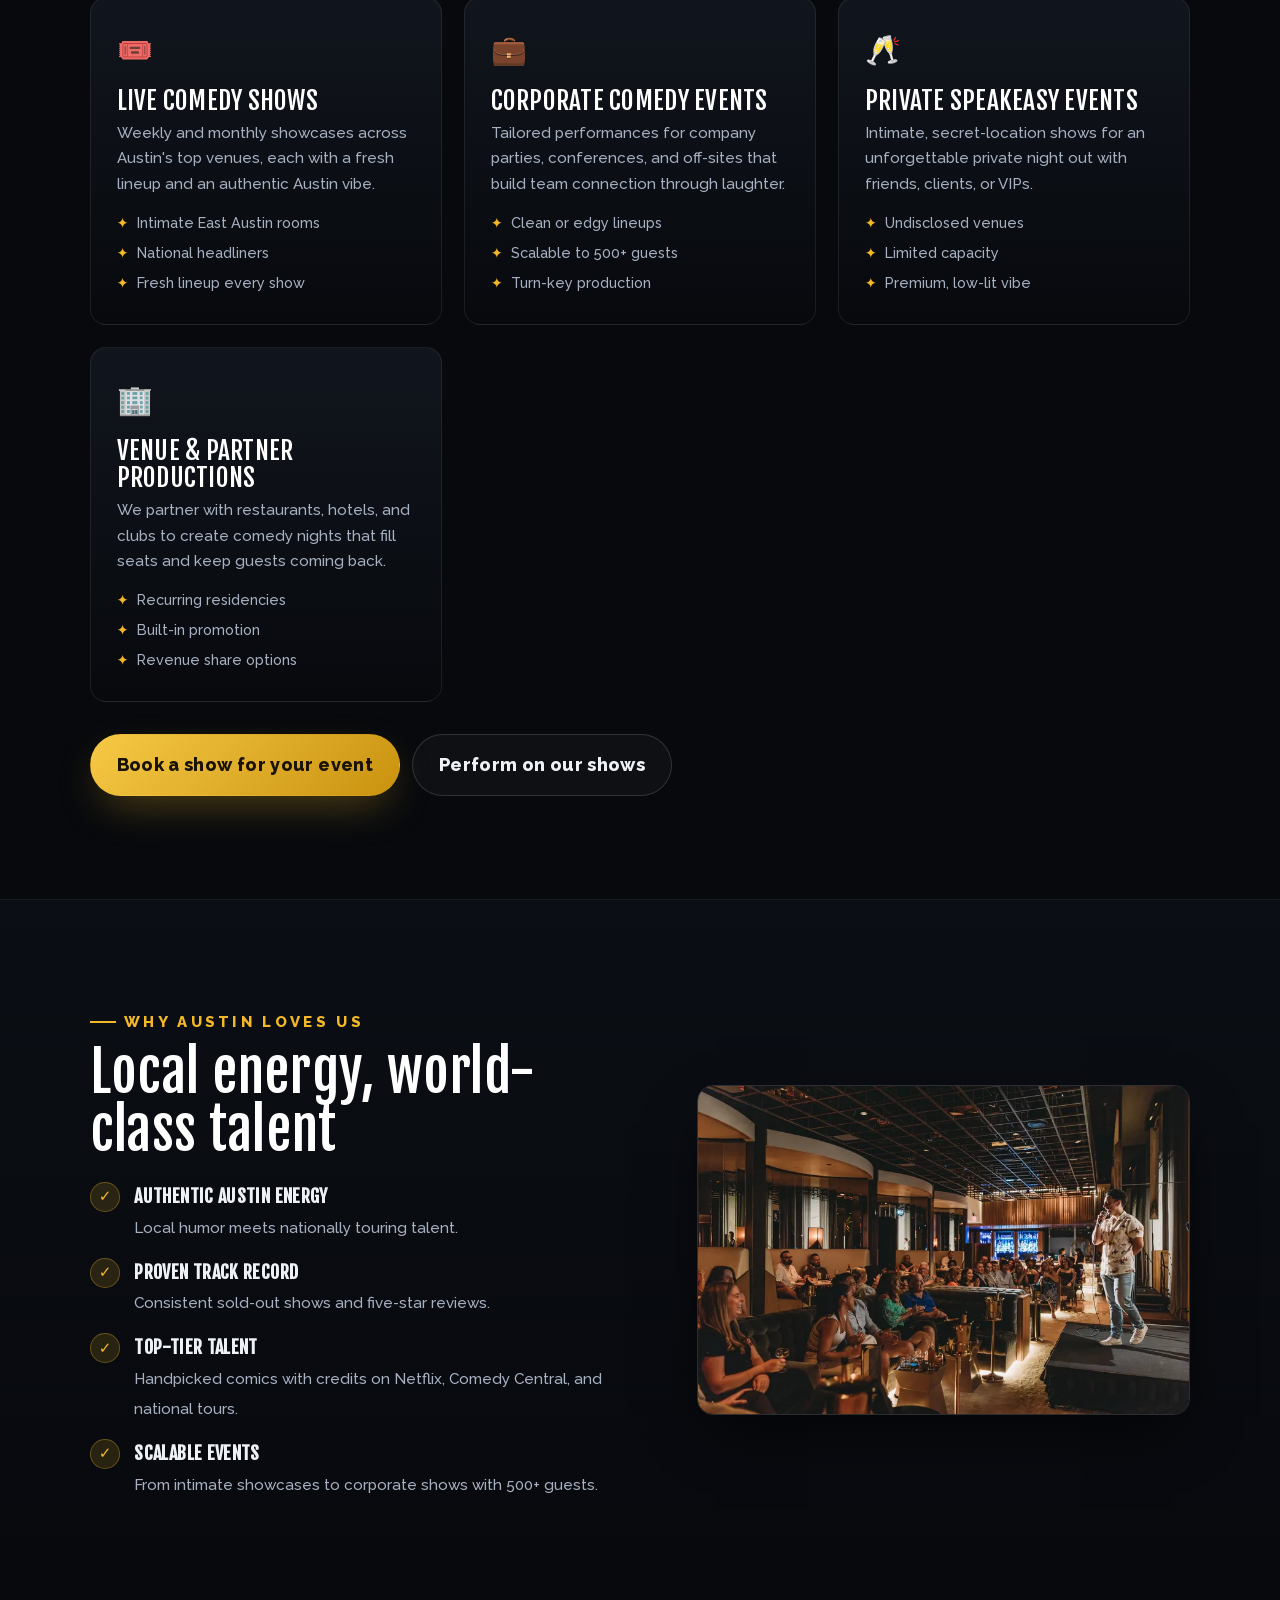
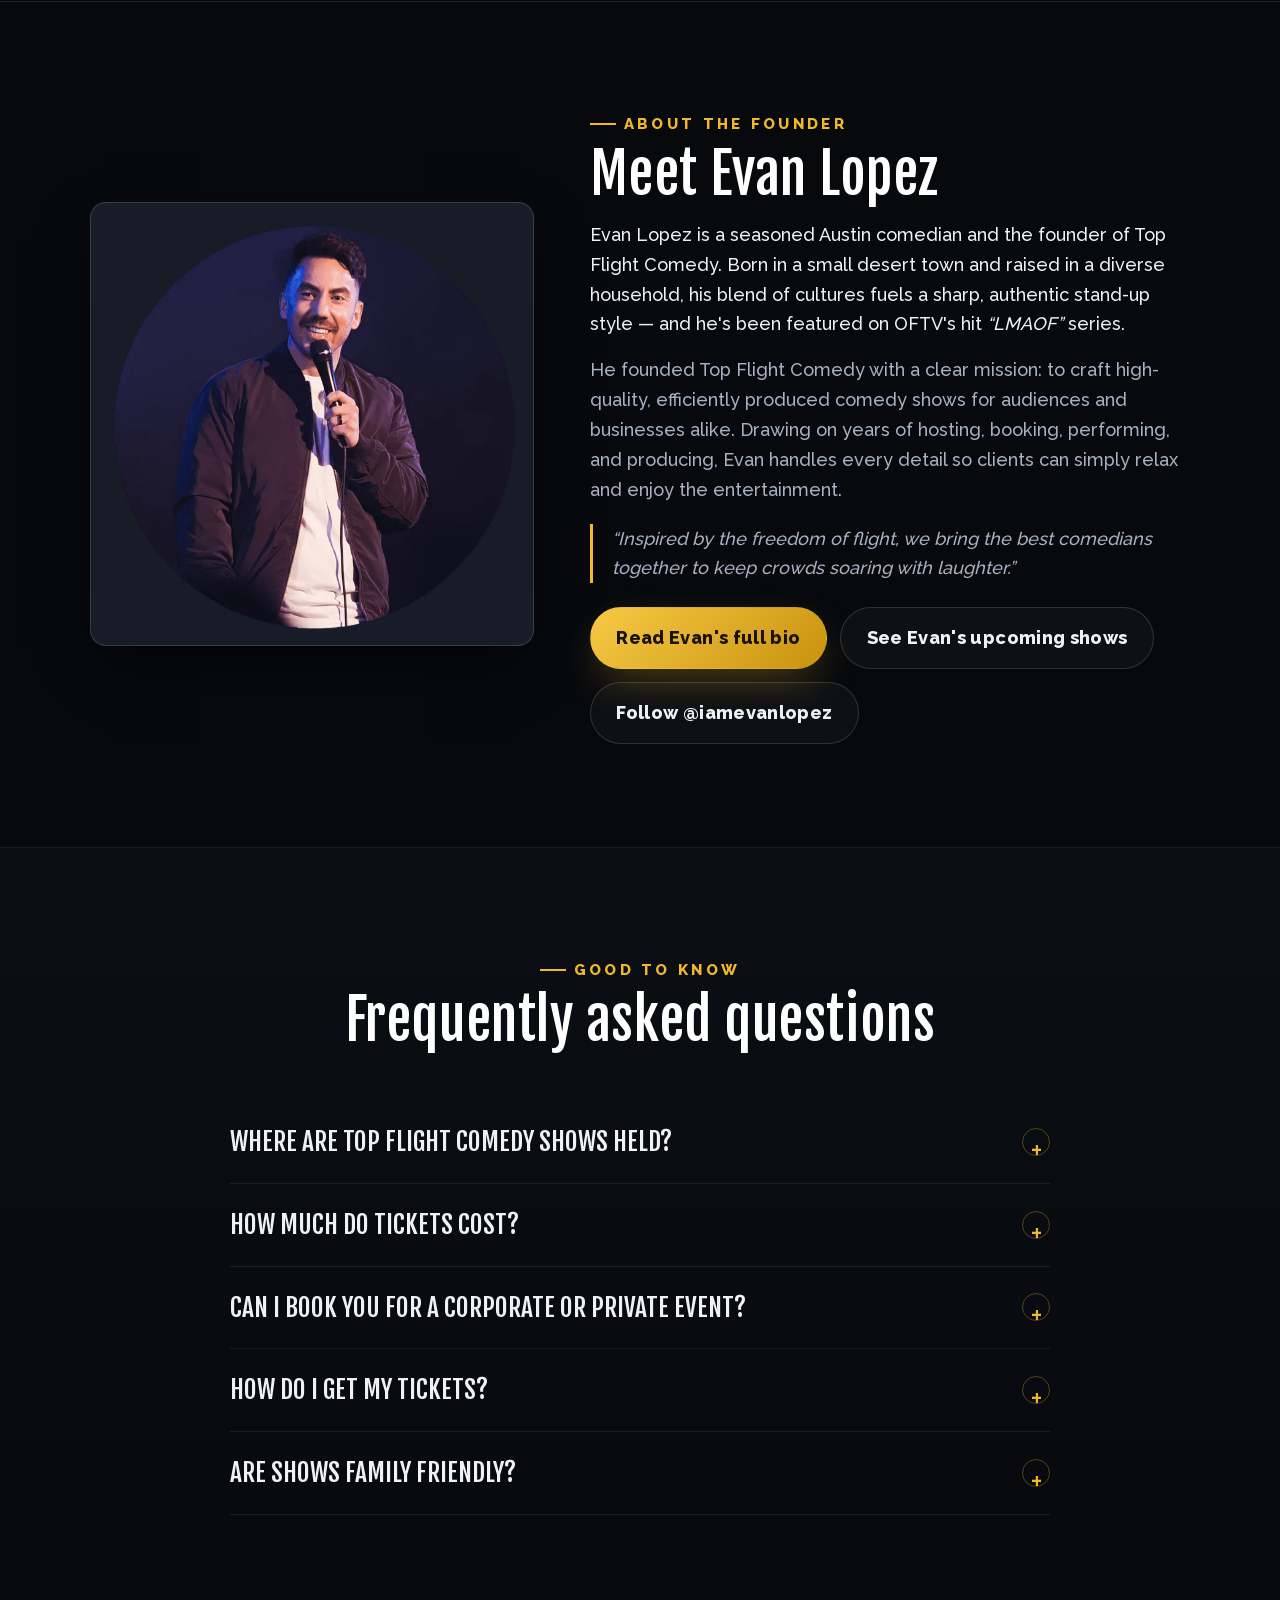
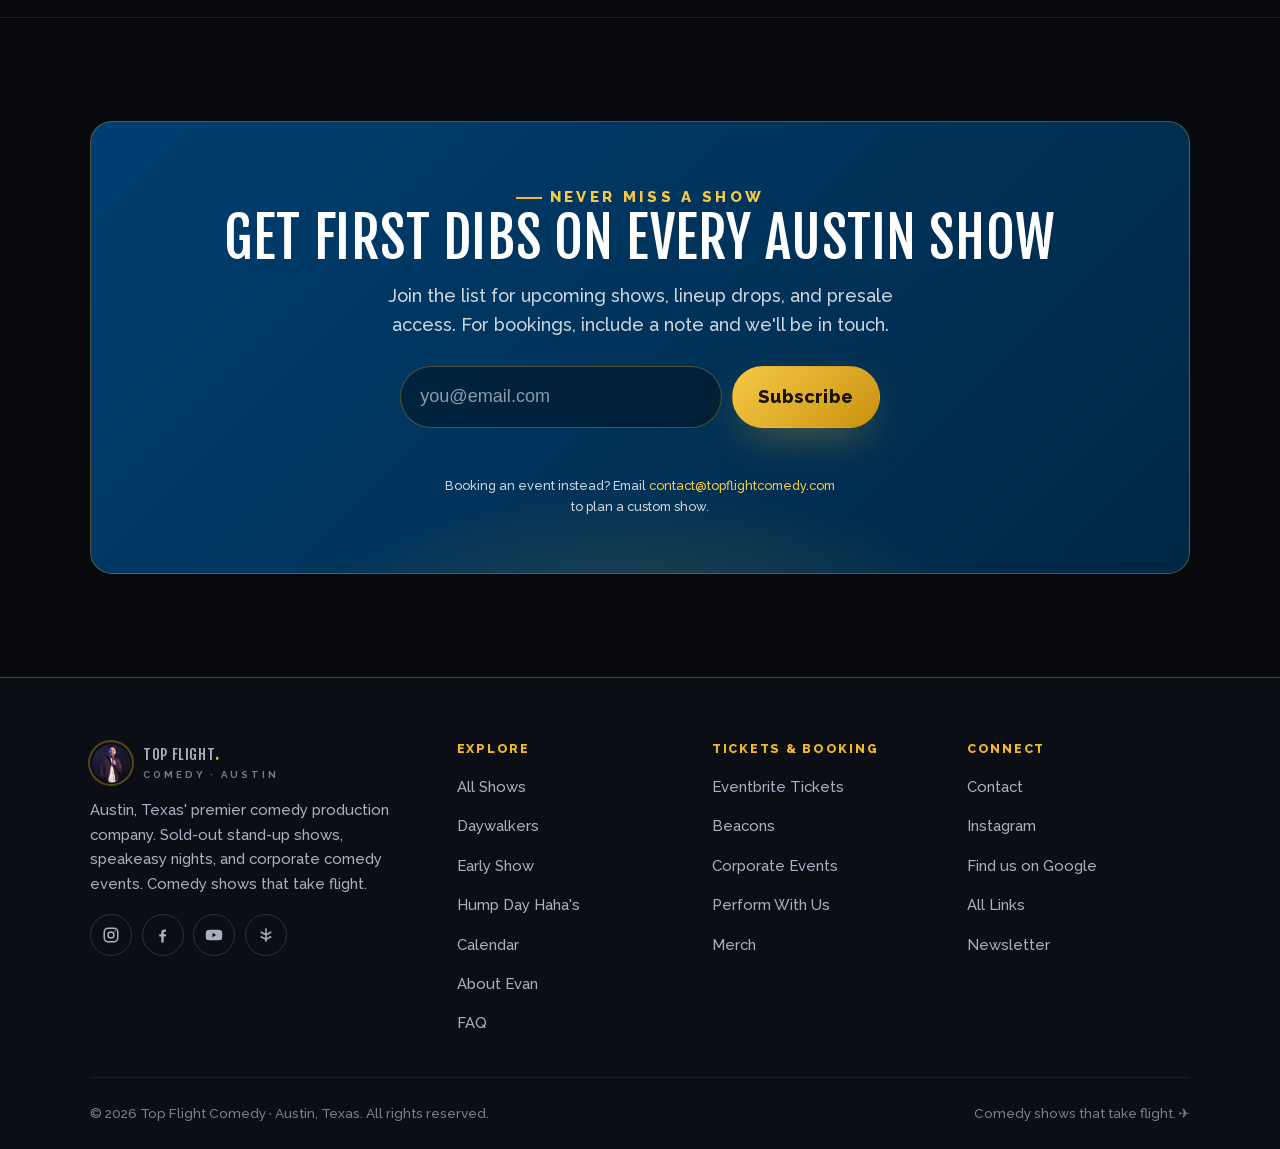
<file: blogs/index.html>
<!DOCTYPE html>
<html lang="en"><head><meta charset="UTF-8"><title>Top Flight Comedy</title>
<meta name="robots" content="noindex"><link rel="canonical" href="https://topflightcomedy.com/">
<meta http-equiv="refresh" content="0; url=/"><script>location.replace("/")</script></head>
<body><p><a href="/">Continue to Top Flight Comedy</a></p></body></html>
</file>
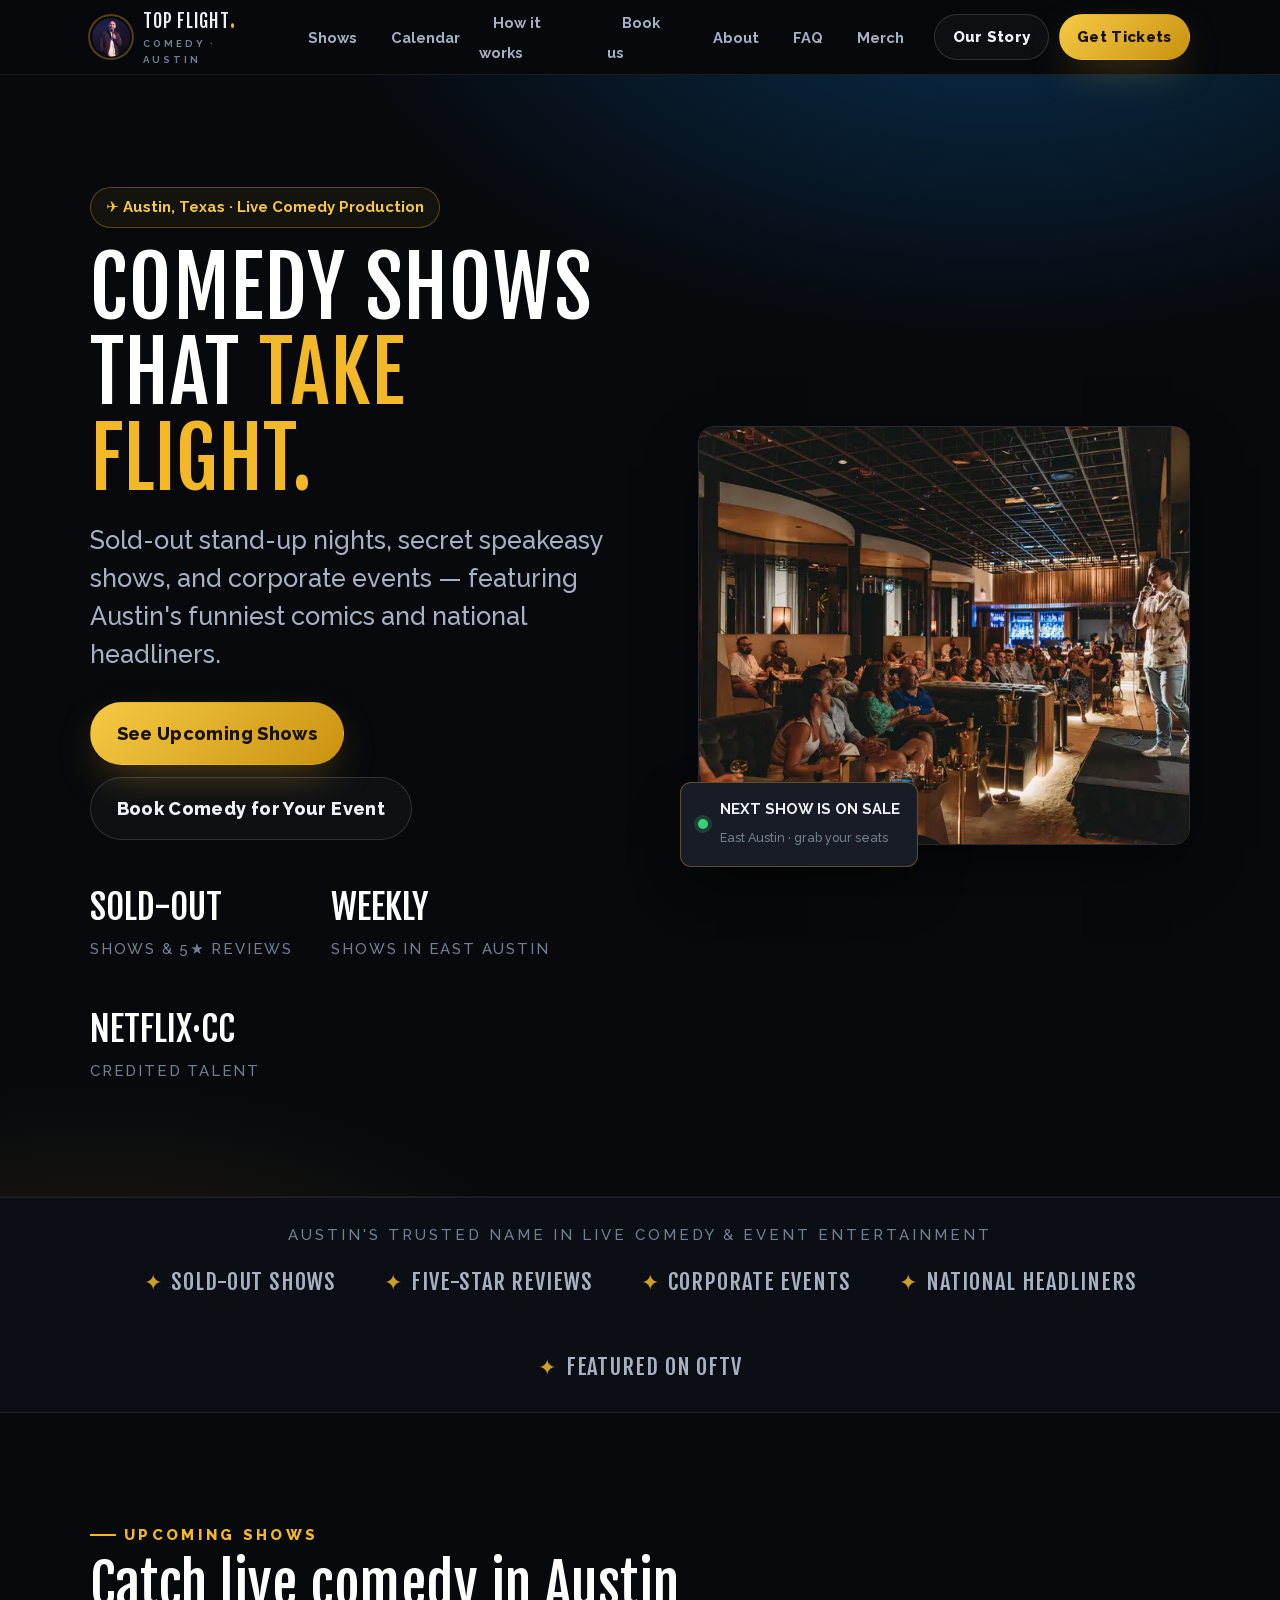
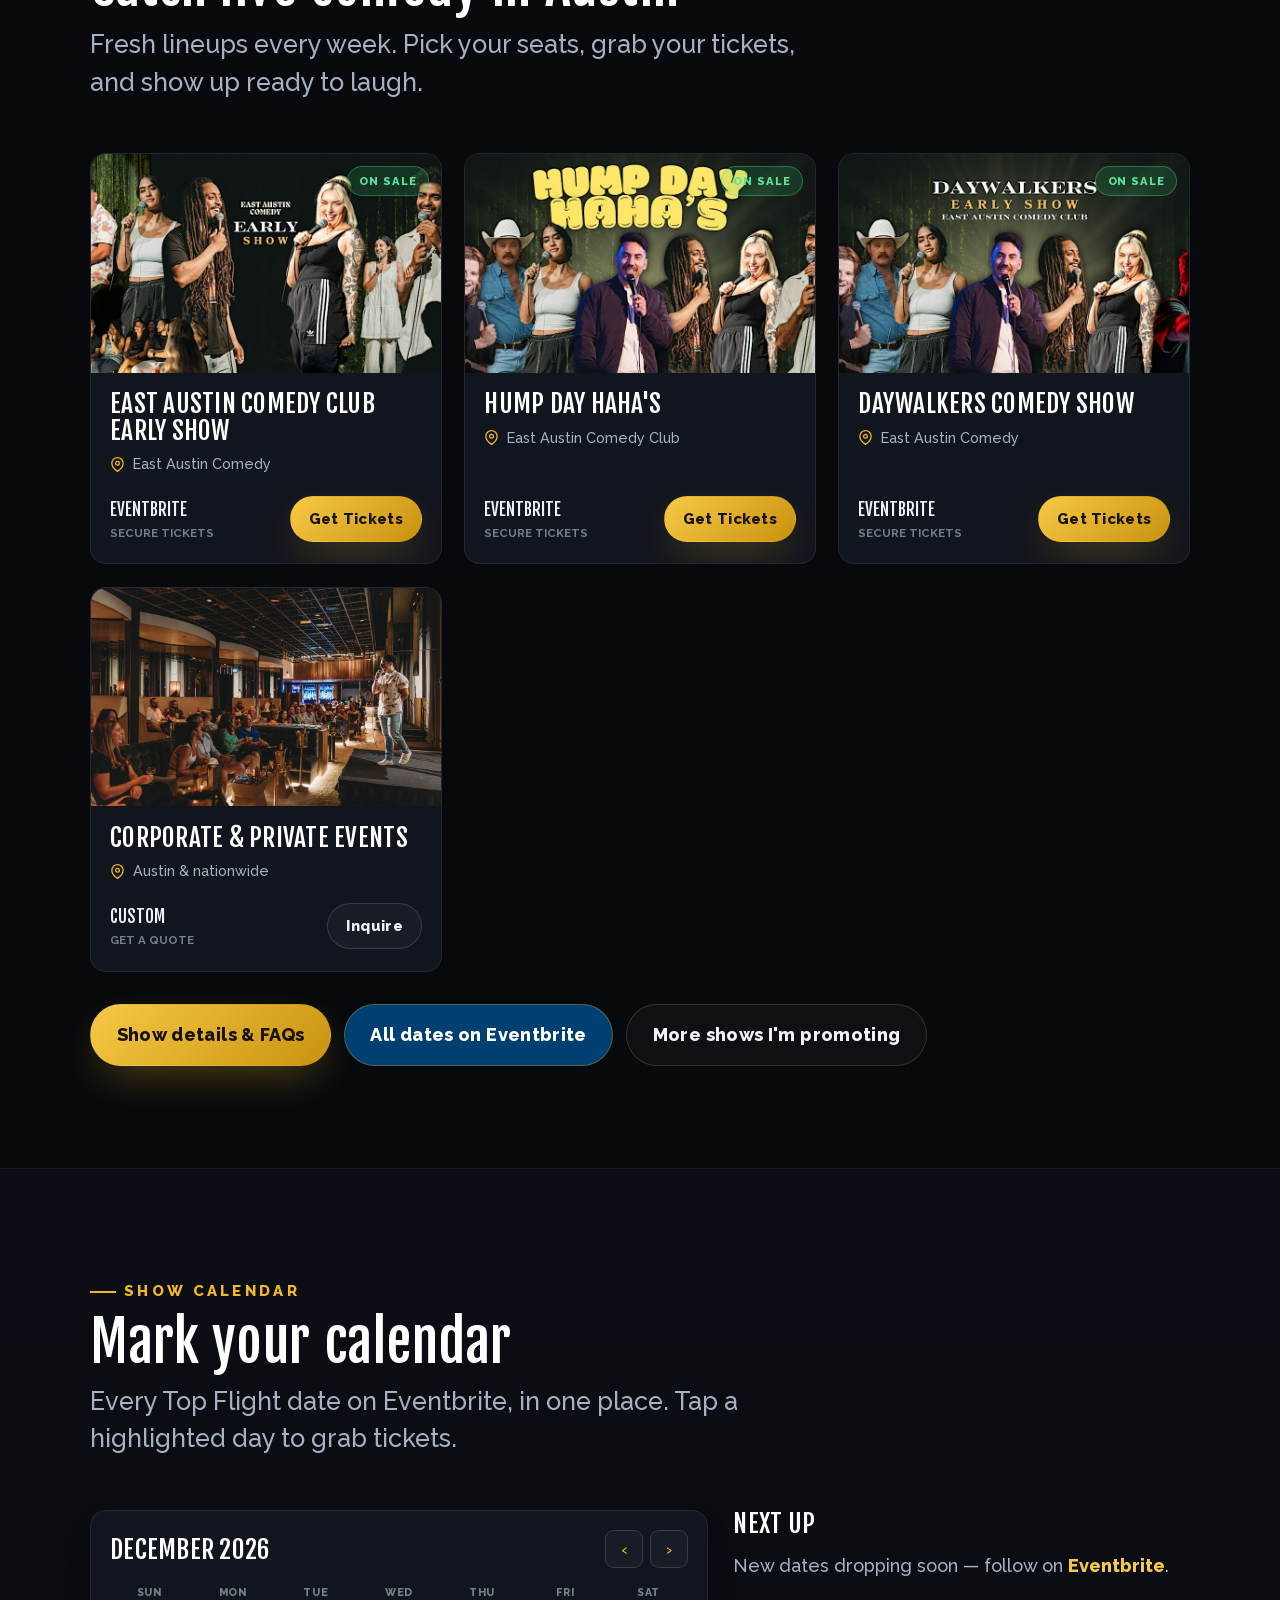
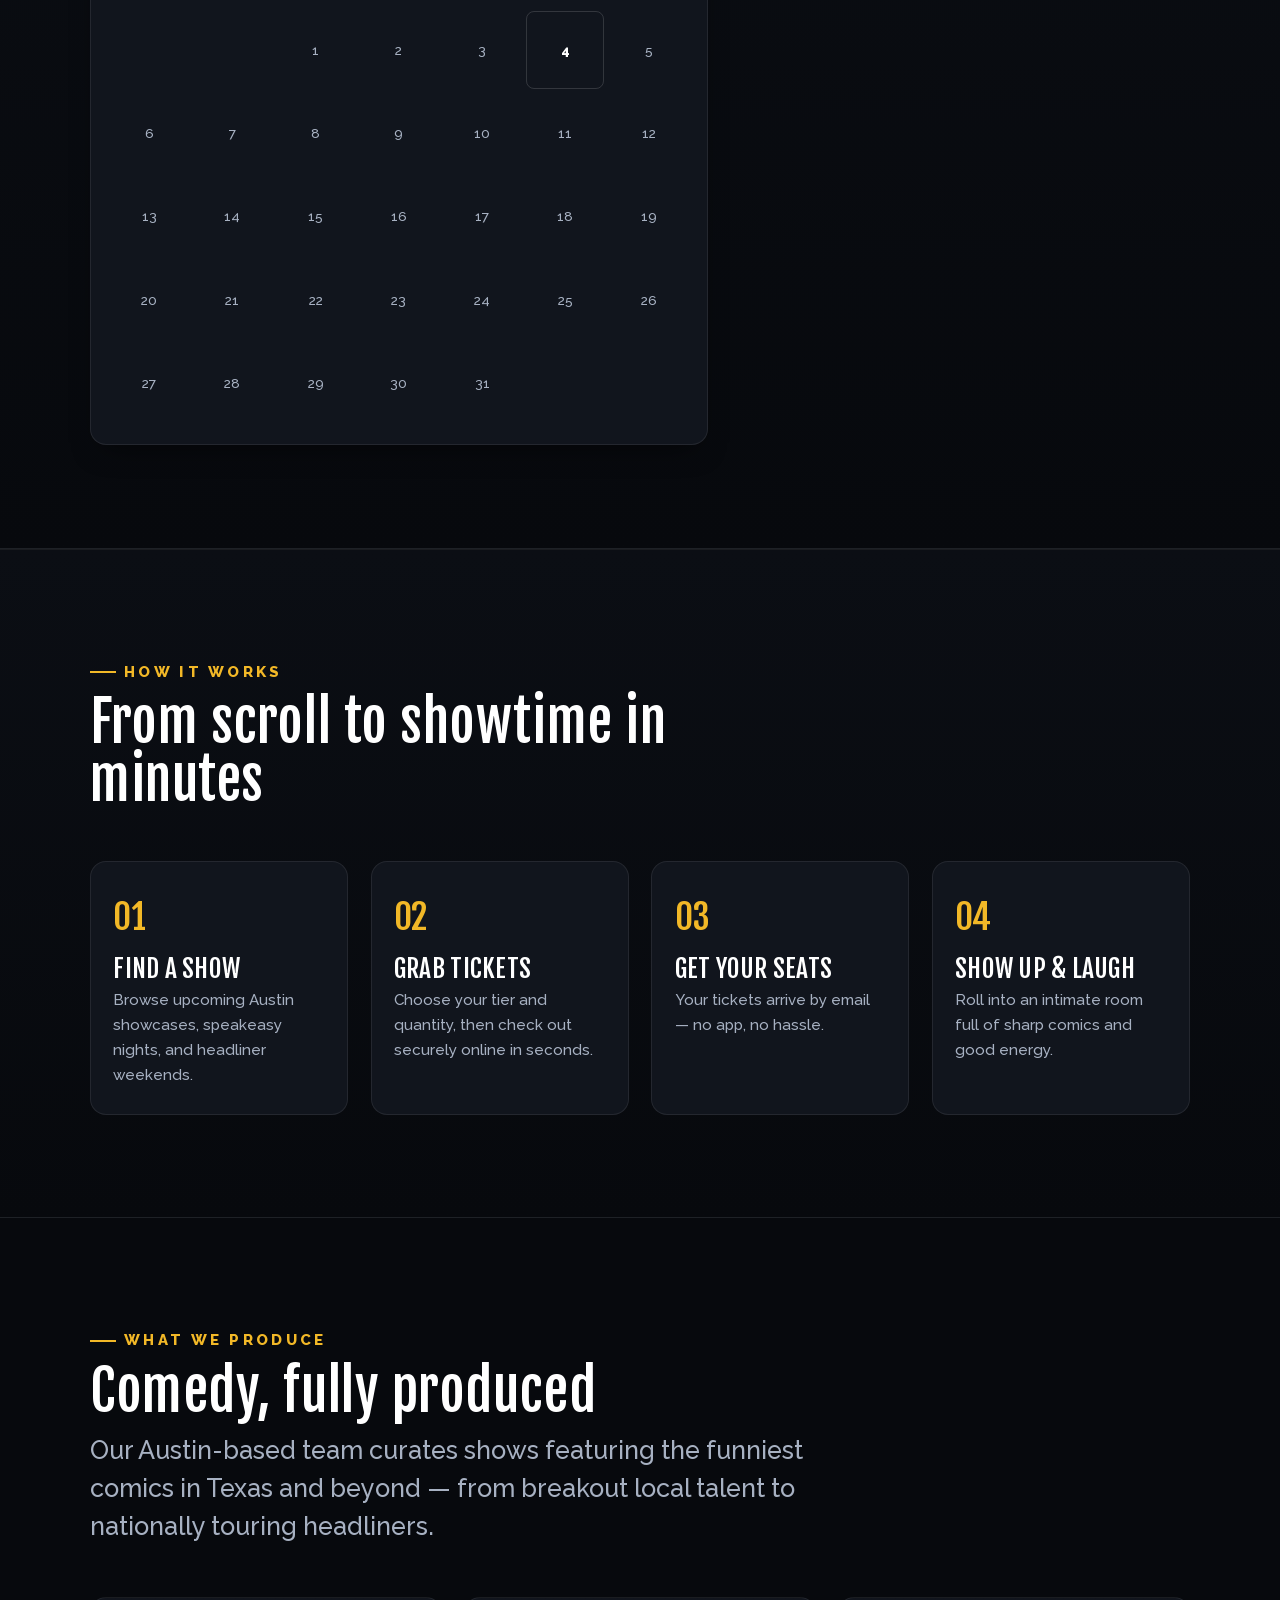
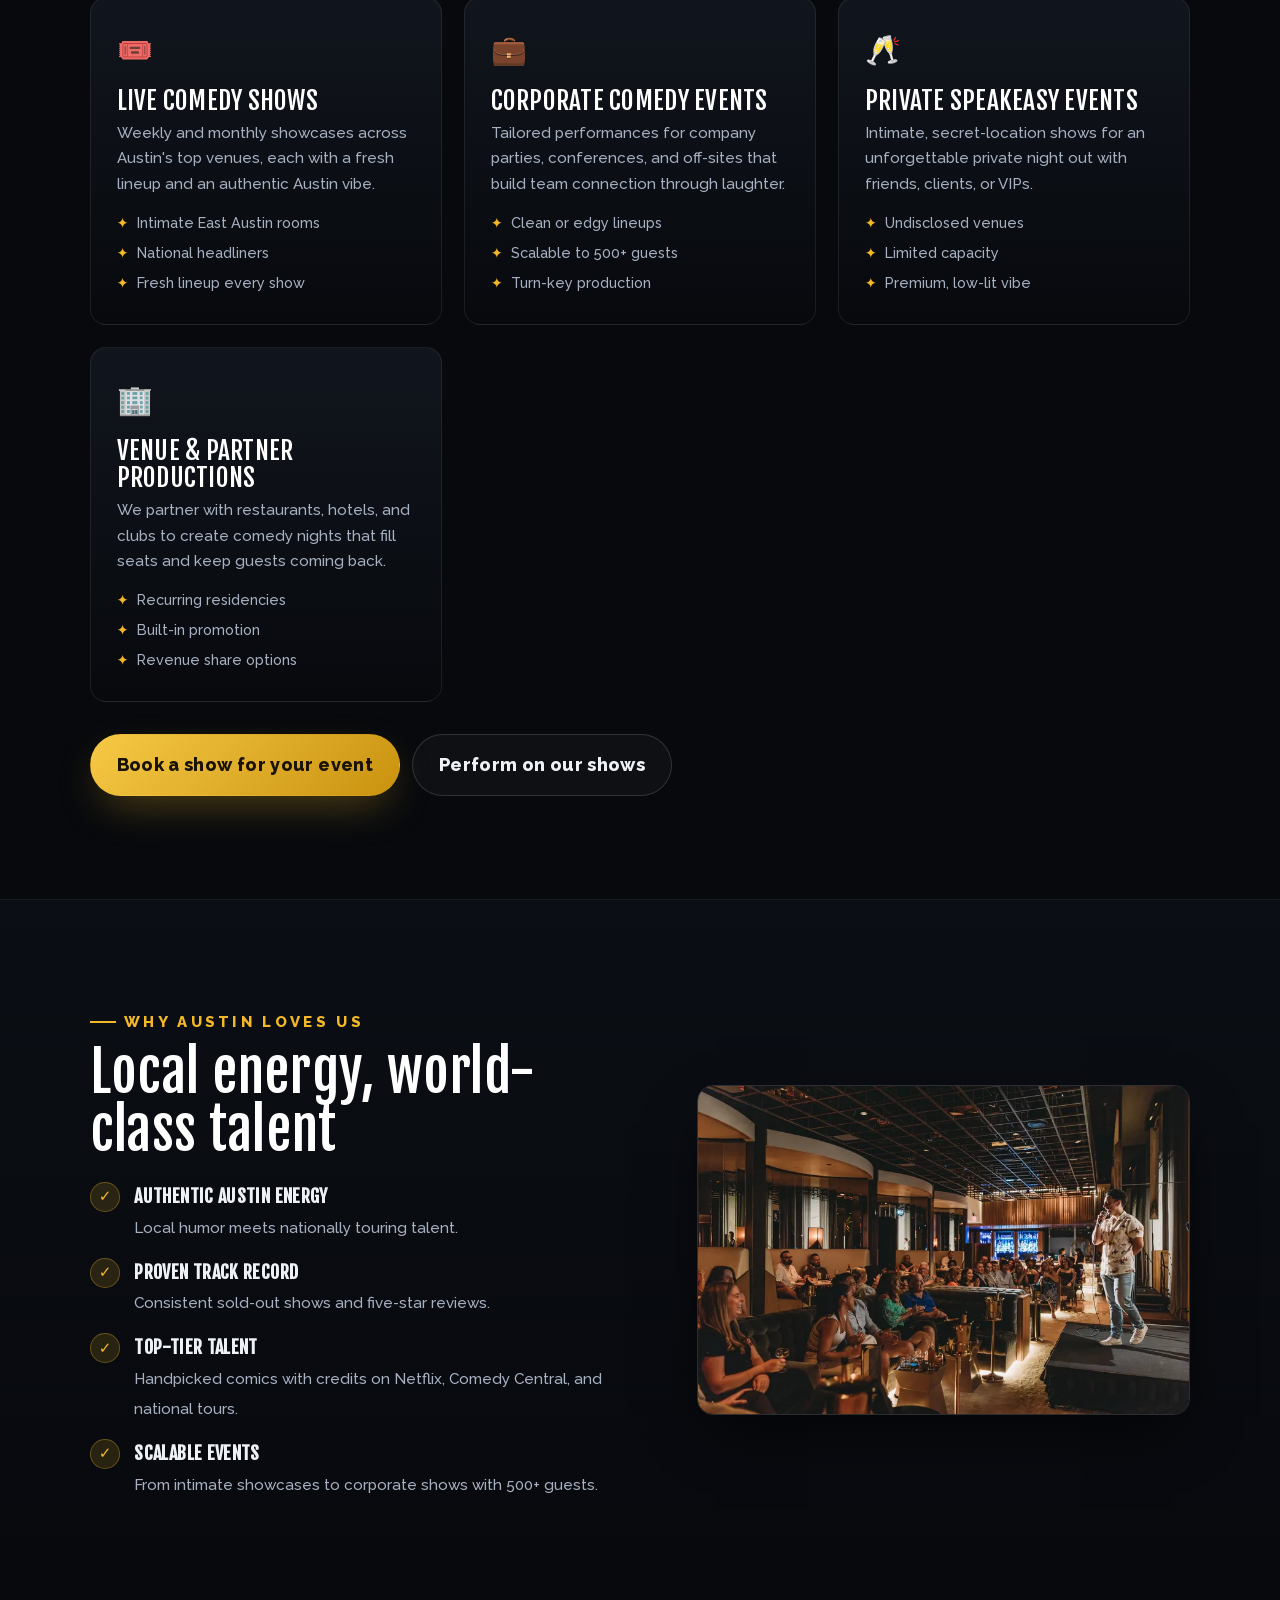
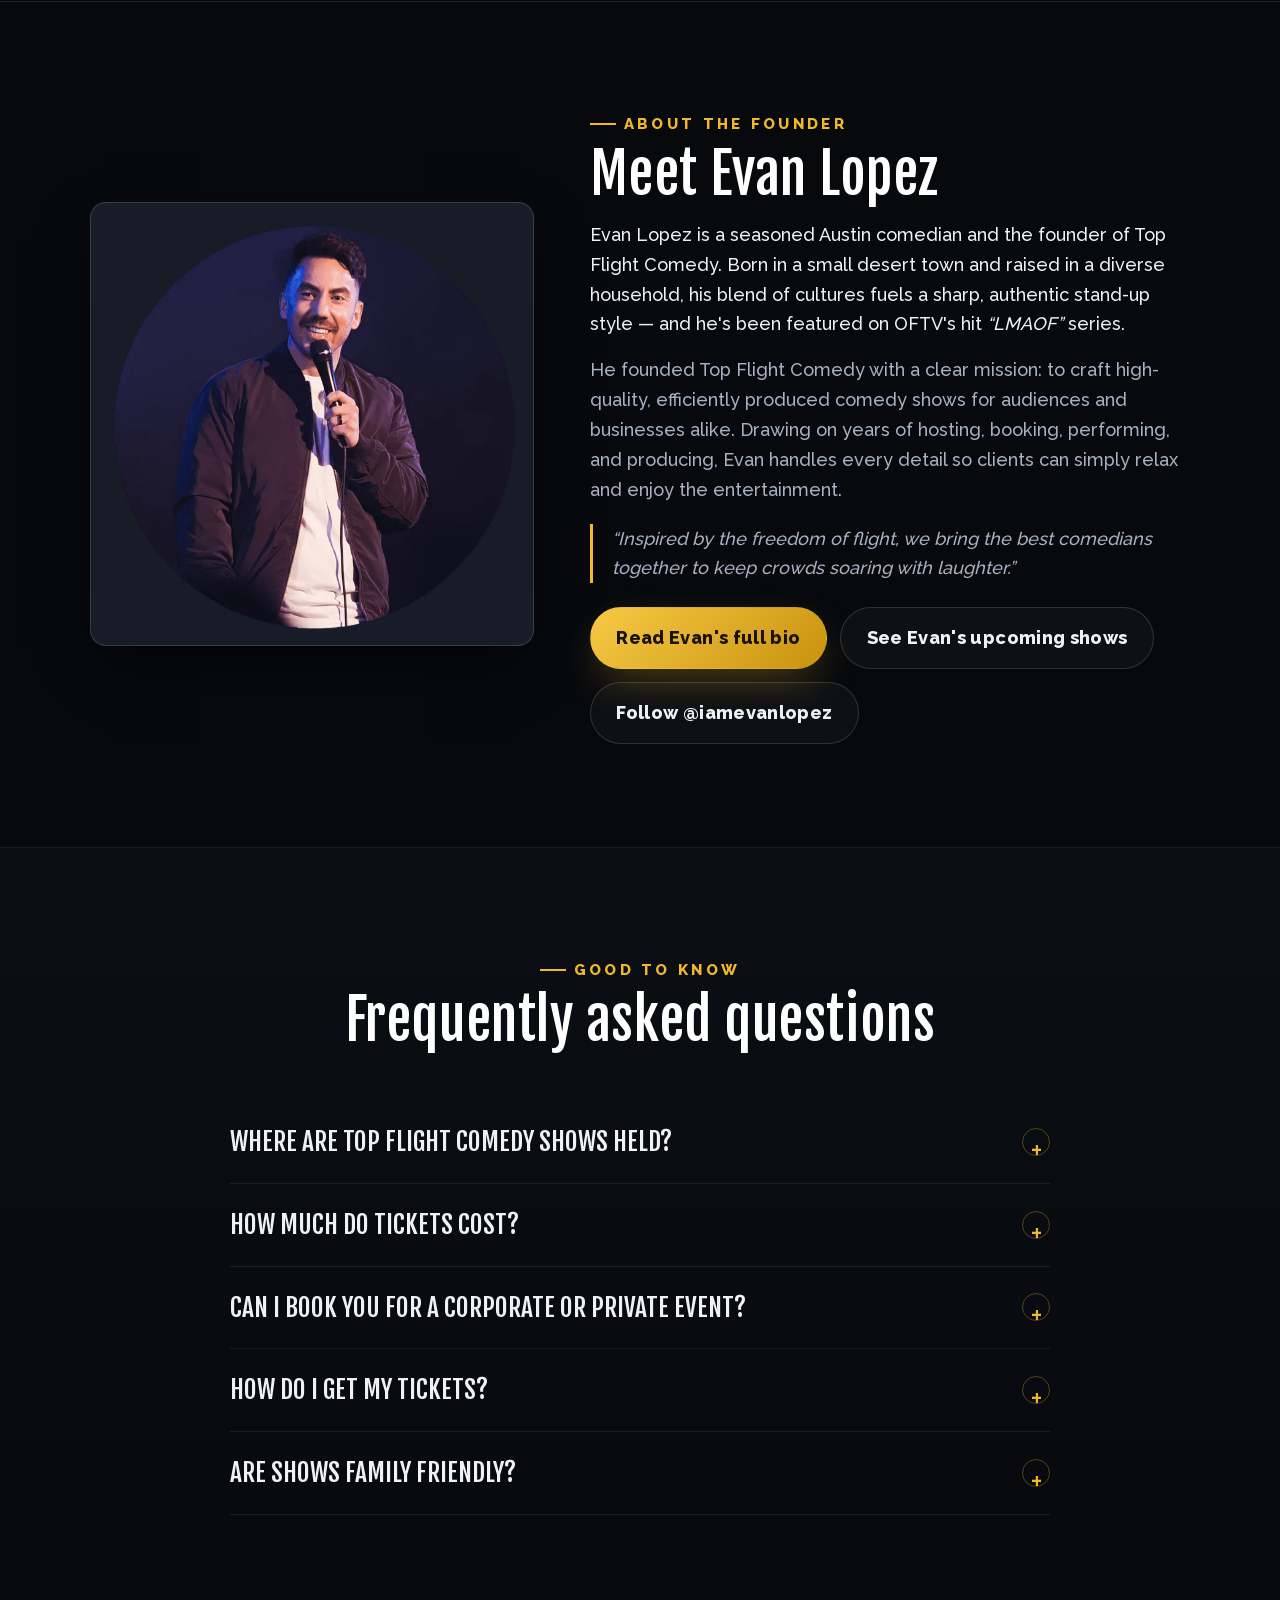
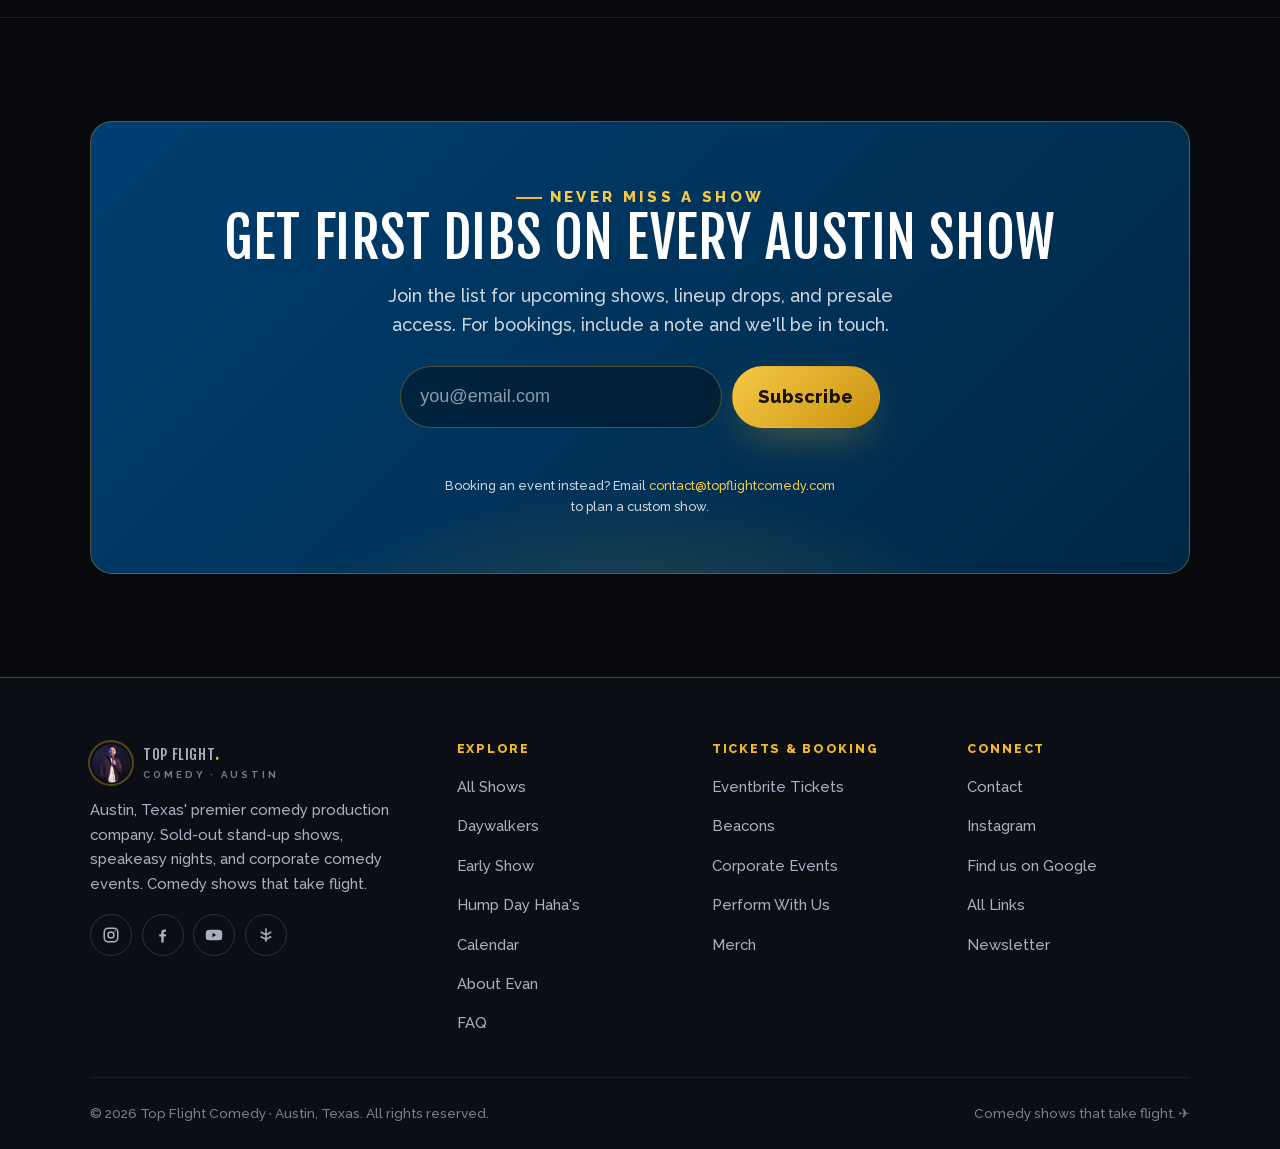
<file: contact/index.html>
<!DOCTYPE html>
<html lang="en"><head><meta charset="UTF-8"><title>Top Flight Comedy</title>
<meta name="robots" content="noindex"><link rel="canonical" href="https://topflightcomedy.com/">
<meta http-equiv="refresh" content="0; url=/#contact"><script>location.replace("/#contact")</script></head>
<body><p><a href="/#contact">Continue to Top Flight Comedy</a></p></body></html>
</file>
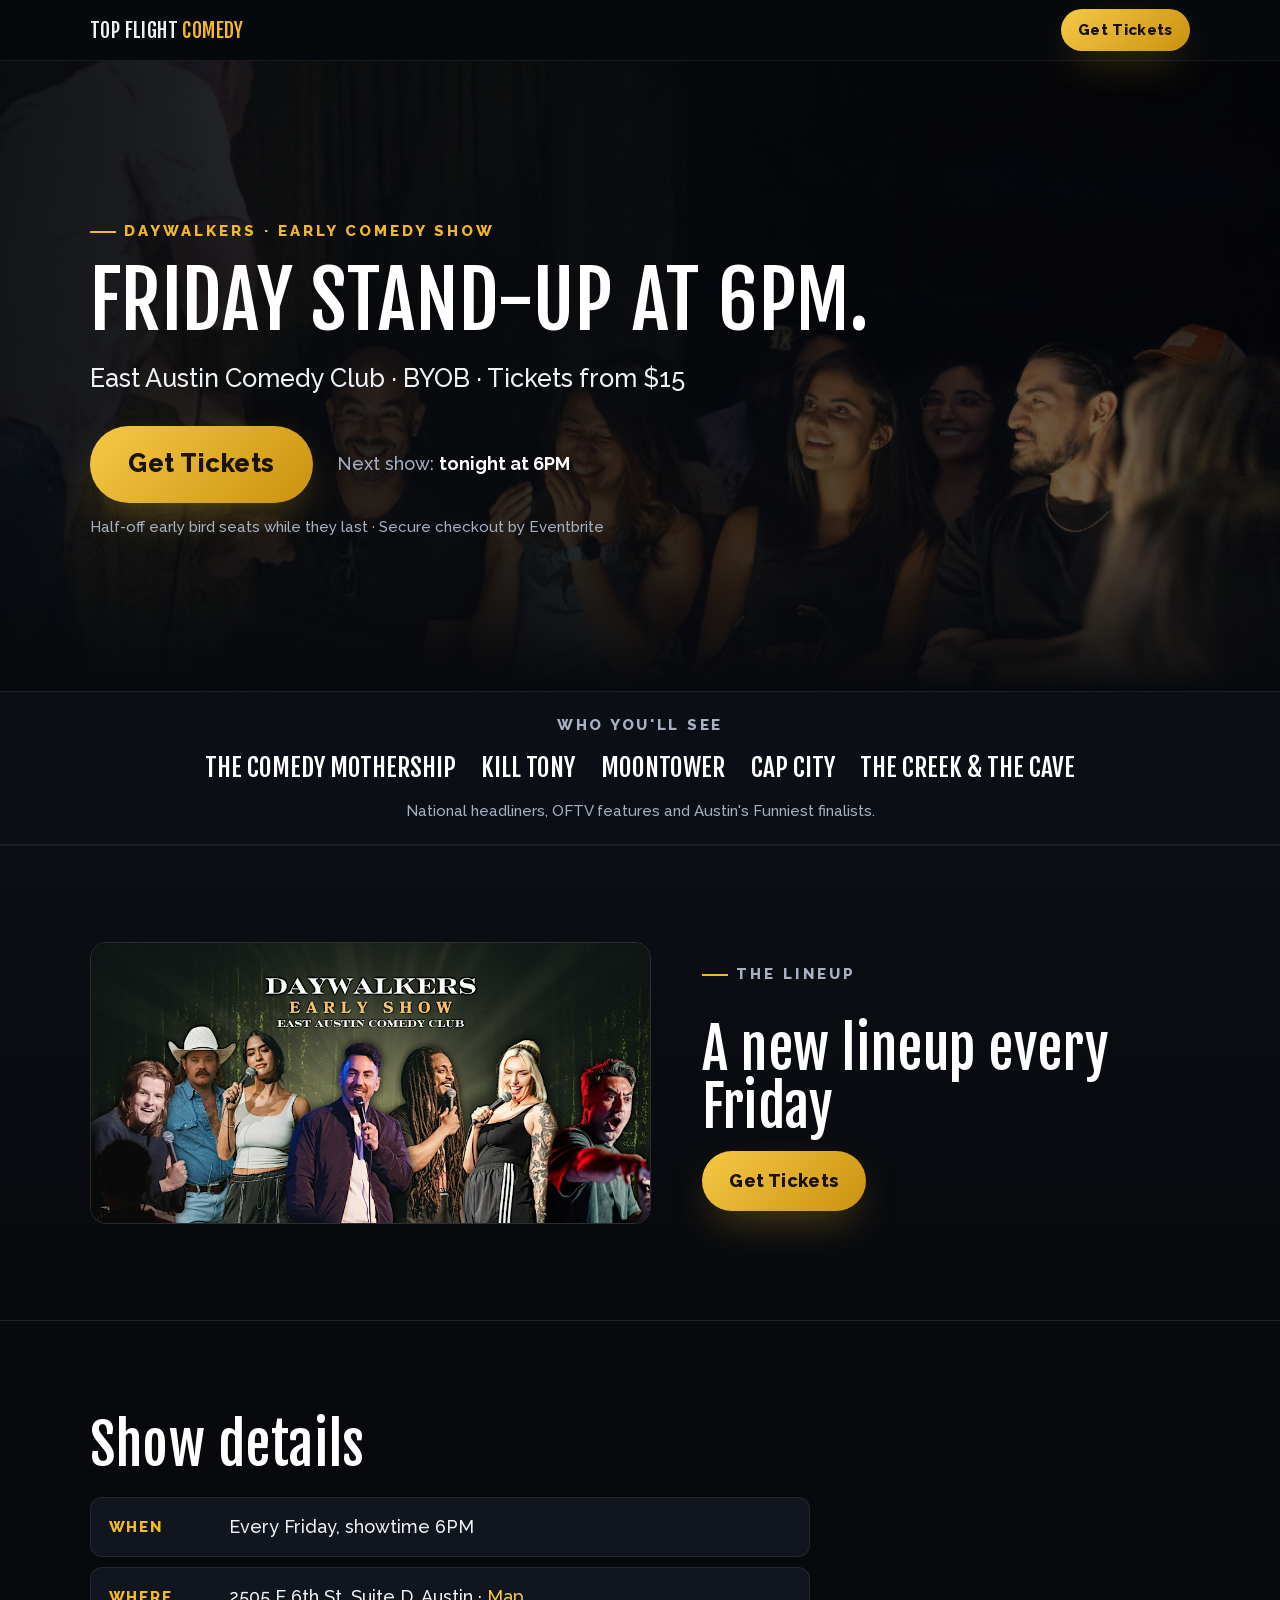
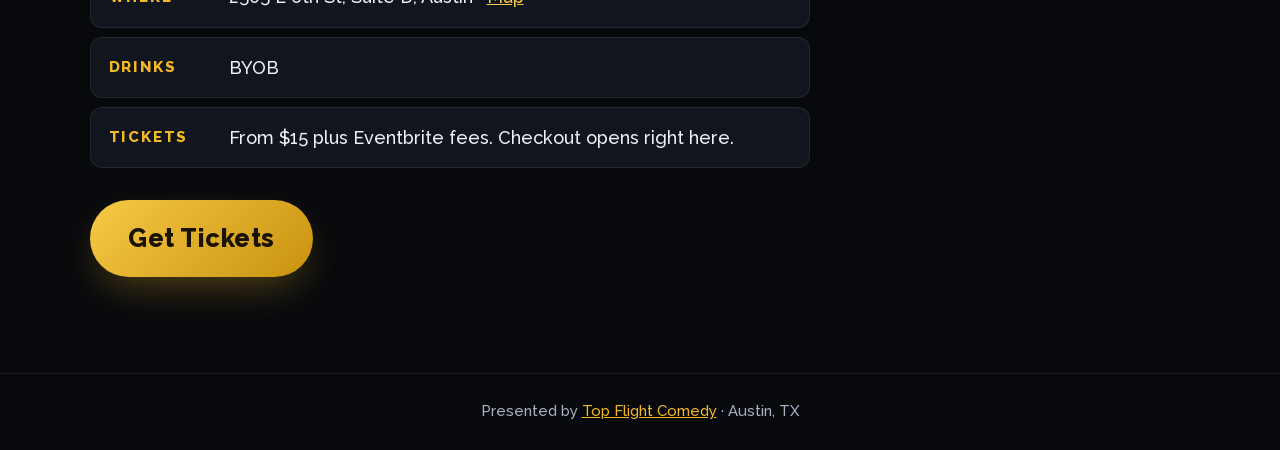
<file: daywalkers/index.html>
<!DOCTYPE html>
<html lang="en">
<head>
  <meta charset="UTF-8" />
  <meta name="viewport" content="width=device-width, initial-scale=1.0" />

  <title>Daywalkers | Friday 6PM Comedy Show in East Austin | Top Flight Comedy</title>
  <meta name="description" content="Daywalkers is Austin's early comedy show: Friday stand-up at 6PM at East Austin Comedy Club. BYOB. Comics from Netflix, The Comedy Mothership, Cap City and Kill Tony. Get tickets." />
  <link rel="canonical" href="https://topflightcomedy.com/daywalkers/" />
  <meta name="robots" content="index, follow, max-image-preview:large" />
  <meta name="theme-color" content="#07090d" />

  <meta property="og:type" content="website" />
  <meta property="og:site_name" content="Top Flight Comedy" />
  <meta property="og:title" content="Daywalkers | Friday 6PM Stand-Up in East Austin" />
  <meta property="og:description" content="Austin's early comedy show. Fridays at 6PM, BYOB. Get tickets." />
  <meta property="og:url" content="https://topflightcomedy.com/daywalkers/" />
  <meta property="og:image" content="https://topflightcomedy.com/assets/shows/daywalkers.jpg" />
  <meta name="twitter:card" content="summary_large_image" />

  <link rel="icon" type="image/png" sizes="64x64" href="../assets/favicon-64.png" />
  <link rel="apple-touch-icon" href="../assets/apple-touch-icon.png" />

  <link rel="preload" href="../assets/fonts/fjalla-one-400.woff2" as="font" type="font/woff2" crossorigin />
  <link rel="preload" href="../assets/fonts/raleway-500-800.woff2" as="font" type="font/woff2" crossorigin />
  <link rel="preload" href="../assets/shows/daywalkers-crowd.jpg" as="image" />
  <link rel="stylesheet" href="daywalkers.css?v=4" />

  <!-- Google tag (Google Ads) -->
  <script async src="https://www.googletagmanager.com/gtag/js?id=AW-17864140957"></script>
  <script>
    window.dataLayer = window.dataLayer || [];
    function gtag(){dataLayer.push(arguments);}
    gtag('js', new Date());
    gtag('config', 'AW-17864140957');
  </script>

  <!-- Meta Pixel (same pixel Eventbrite uses: 435049380506567) -->
  <script>
    !function(f,b,e,v,n,t,s){if(f.fbq)return;n=f.fbq=function(){n.callMethod?
    n.callMethod.apply(n,arguments):n.queue.push(arguments)};if(!f._fbq)f._fbq=n;
    n.push=n;n.loaded=!0;n.version='2.0';n.queue=[];t=b.createElement(e);t.async=!0;
    t.src=v;s=b.getElementsByTagName(e)[0];s.parentNode.insertBefore(t,s)}(window,
    document,'script','https://connect.facebook.net/en_US/fbevents.js');
    fbq('init', '435049380506567');
    fbq('track', 'PageView');
  </script>

  <script type="application/ld+json">
  {
    "@context": "https://schema.org",
    "@type": "ComedyEvent",
    "name": "Daywalkers Comedy Show",
    "description": "Austin's early stand-up comedy show every Friday at 6PM at East Austin Comedy Club. BYOB.",
    "image": "https://topflightcomedy.com/assets/shows/daywalkers.jpg",
    "url": "https://topflightcomedy.com/daywalkers/",
    "eventAttendanceMode": "https://schema.org/OfflineEventAttendanceMode",
    "eventStatus": "https://schema.org/EventScheduled",
    "eventSchedule": {
      "@type": "Schedule",
      "byDay": "https://schema.org/Friday",
      "startTime": "18:00",
      "repeatFrequency": "P1W",
      "scheduleTimezone": "America/Chicago"
    },
    "location": {
      "@type": "Place",
      "name": "East Austin Comedy Club",
      "address": {
        "@type": "PostalAddress",
        "streetAddress": "2505 East 6th Street, Suite D",
        "addressLocality": "Austin",
        "addressRegion": "TX",
        "postalCode": "78702",
        "addressCountry": "US"
      }
    },
    "organizer": { "@type": "Organization", "@id": "https://topflightcomedy.com/#organization", "name": "Top Flight Comedy", "url": "https://topflightcomedy.com/" },
    "offers": {
      "@type": "Offer",
      "url": "https://www.eventbrite.com/e/top-flight-comedy-presents-daywalkers-comedy-show-tickets-886479824017",
      "price": "15",
      "priceCurrency": "USD",
      "availability": "https://schema.org/InStock"
    }
  }
  </script>
</head>
<body>

  <header class="topbar">
    <div class="container topbar__inner">
      <a href="/" class="brand">Top Flight <span>Comedy</span></a>
      <a href="https://www.eventbrite.com/e/top-flight-comedy-presents-daywalkers-comedy-show-tickets-886479824017?aff=tfcdaywalkers" class="btn btn--primary btn--sm js-tickets" data-cta="topbar">Get Tickets</a>
    </div>
  </header>

  <main>
    <!-- HERO: one decision, one button -->
    <section class="hero">
      <img class="hero__bg" src="../assets/shows/daywalkers-crowd.jpg" width="1085" height="744" alt="Audience laughing at the Daywalkers comedy show at East Austin Comedy Club" fetchpriority="high" />
      <div class="container hero__content">
        <p class="eyebrow">Daywalkers · Early comedy show</p>
        <h1>Friday stand-up at 6PM.</h1>
        <p class="hero__where">East Austin Comedy Club · BYOB · Tickets from $15</p>
        <div class="hero__cta">
          <a href="https://www.eventbrite.com/e/top-flight-comedy-presents-daywalkers-comedy-show-tickets-886479824017?aff=tfcdaywalkers" class="btn btn--primary btn--lg js-tickets" data-cta="hero">Get Tickets</a>
          <p class="next">Next show: <strong class="js-next-show">this Friday at 6PM</strong></p>
        </div>
        <p class="secure">Half-off early bird seats while they last · Secure checkout by Eventbrite</p>
      </div>
    </section>

    <!-- WHO YOU'LL SEE -->
    <section class="credits" aria-label="Who you'll see">
      <div class="container">
        <p>Who you'll see</p>
        <ul>
          <li>The Comedy Mothership</li><li>Kill Tony</li><li>Moontower</li><li>Cap City</li><li>The Creek &amp; The Cave</li>
        </ul>
        <p class="credits__sub">National headliners, OFTV features and Austin's Funniest finalists.</p>
      </div>
    </section>

    <!-- LINEUP -->
    <section class="section section--tint" id="lineup">
      <div class="container lineup">
        <img src="../assets/shows/daywalkers.jpg" width="940" height="470" loading="lazy" alt="Daywalkers lineup at East Austin Comedy Club" />
        <div>
          <p class="eyebrow">The lineup</p>
          <h2>A new lineup every Friday</h2>
          <a href="https://www.eventbrite.com/e/top-flight-comedy-presents-daywalkers-comedy-show-tickets-886479824017?aff=tfcdaywalkers" class="btn btn--primary js-tickets" data-cta="lineup">Get Tickets</a>
        </div>
      </div>
    </section>

    <!-- DETAILS -->
    <section class="section" id="details">
      <div class="container">
        <h2 class="details__title">Show details</h2>
        <dl class="details">
          <div><dt>When</dt><dd>Every Friday, showtime 6PM</dd></div>
          <div><dt>Where</dt><dd>2505 E 6th St, Suite D, Austin · <a href="https://maps.google.com/?q=East+Austin+Comedy+Club+2505+E+6th+St+Suite+D+Austin+TX+78702" target="_blank" rel="noopener">Map</a></dd></div>
          <div><dt>Drinks</dt><dd>BYOB</dd></div>
          <div><dt>Tickets</dt><dd>From $15 plus Eventbrite fees. Checkout opens right here.</dd></div>
        </dl>
        <a href="https://www.eventbrite.com/e/top-flight-comedy-presents-daywalkers-comedy-show-tickets-886479824017?aff=tfcdaywalkers" class="btn btn--primary btn--lg js-tickets" data-cta="footer">Get Tickets</a>
      </div>
    </section>
  </main>

  <footer class="footer">
    <div class="container">
      <p>Presented by <a href="/">Top Flight Comedy</a> · Austin, TX</p>
    </div>
  </footer>

  <script src="https://www.eventbrite.com/static/widgets/eb_widgets.js" async onload="window.tfcInitCheckout && window.tfcInitCheckout()"></script>
  <script src="daywalkers.js?v=2"></script>
</body>
</html>
</file>
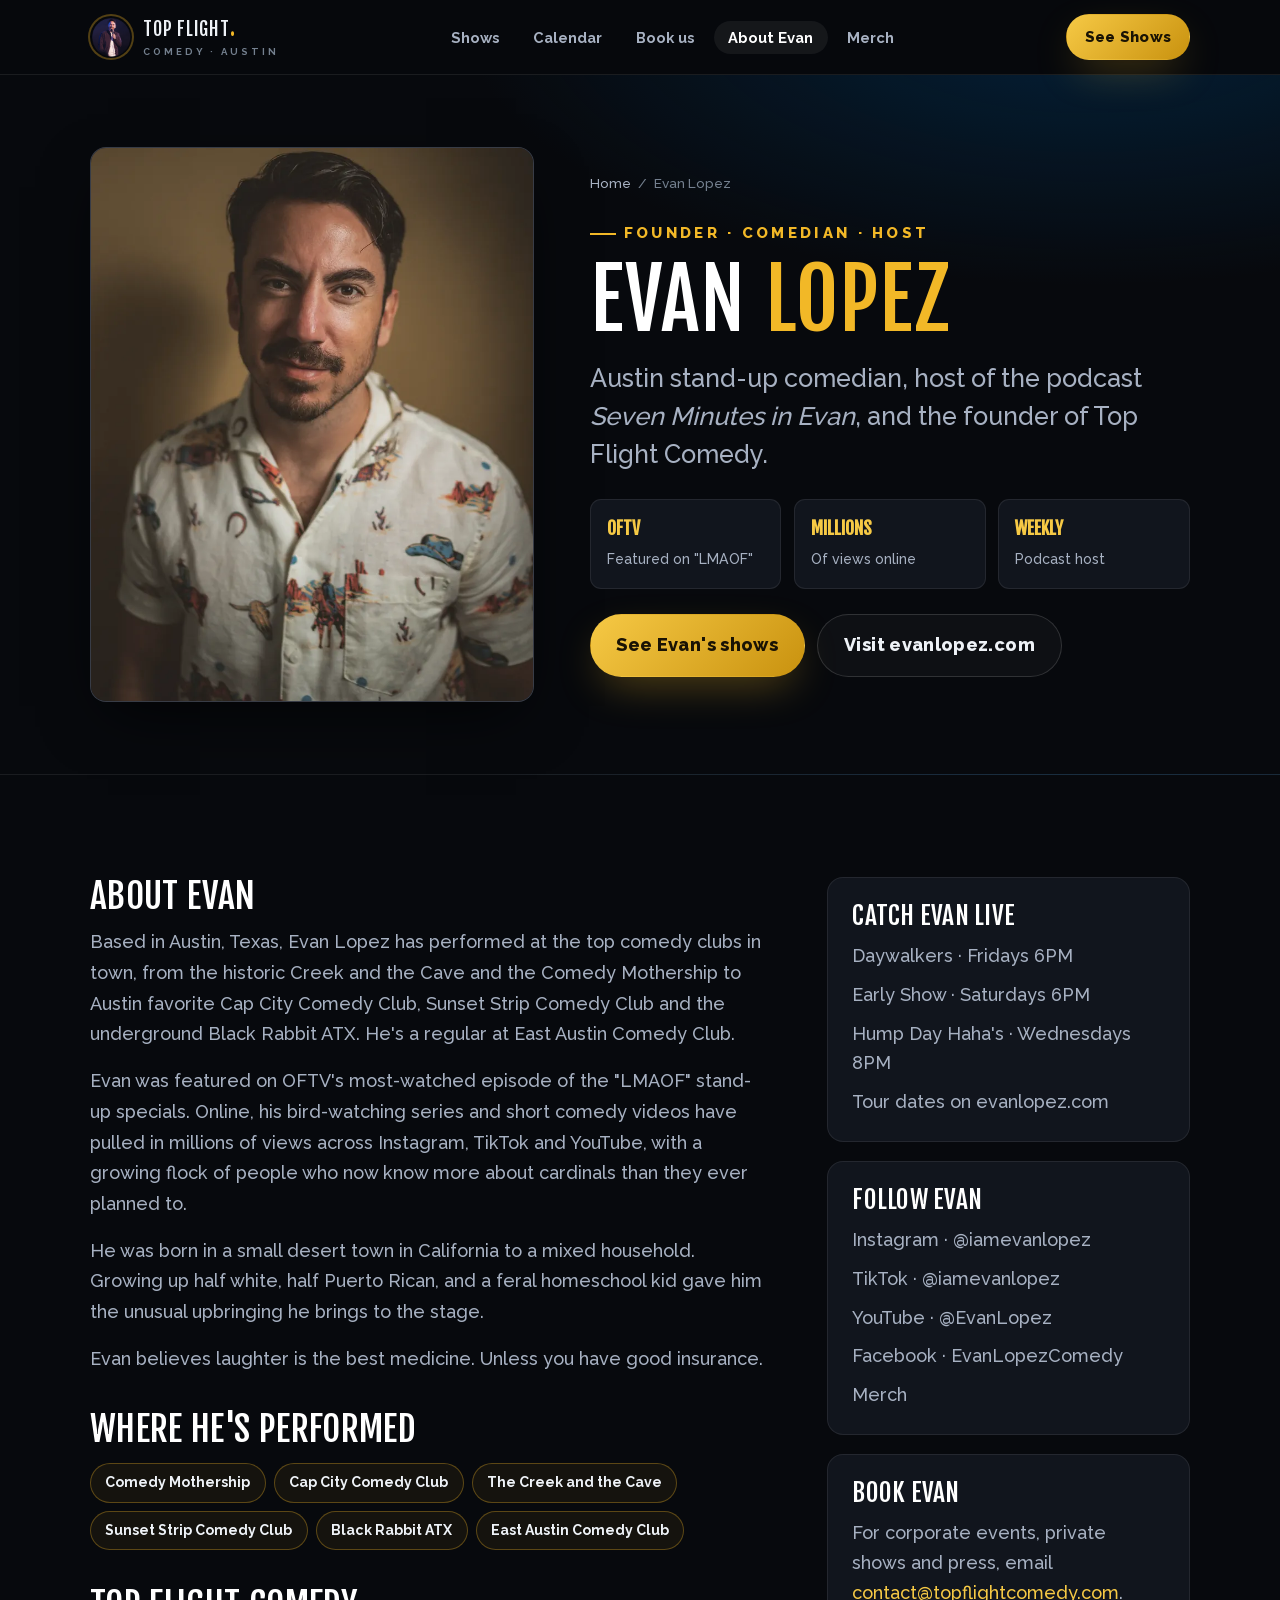
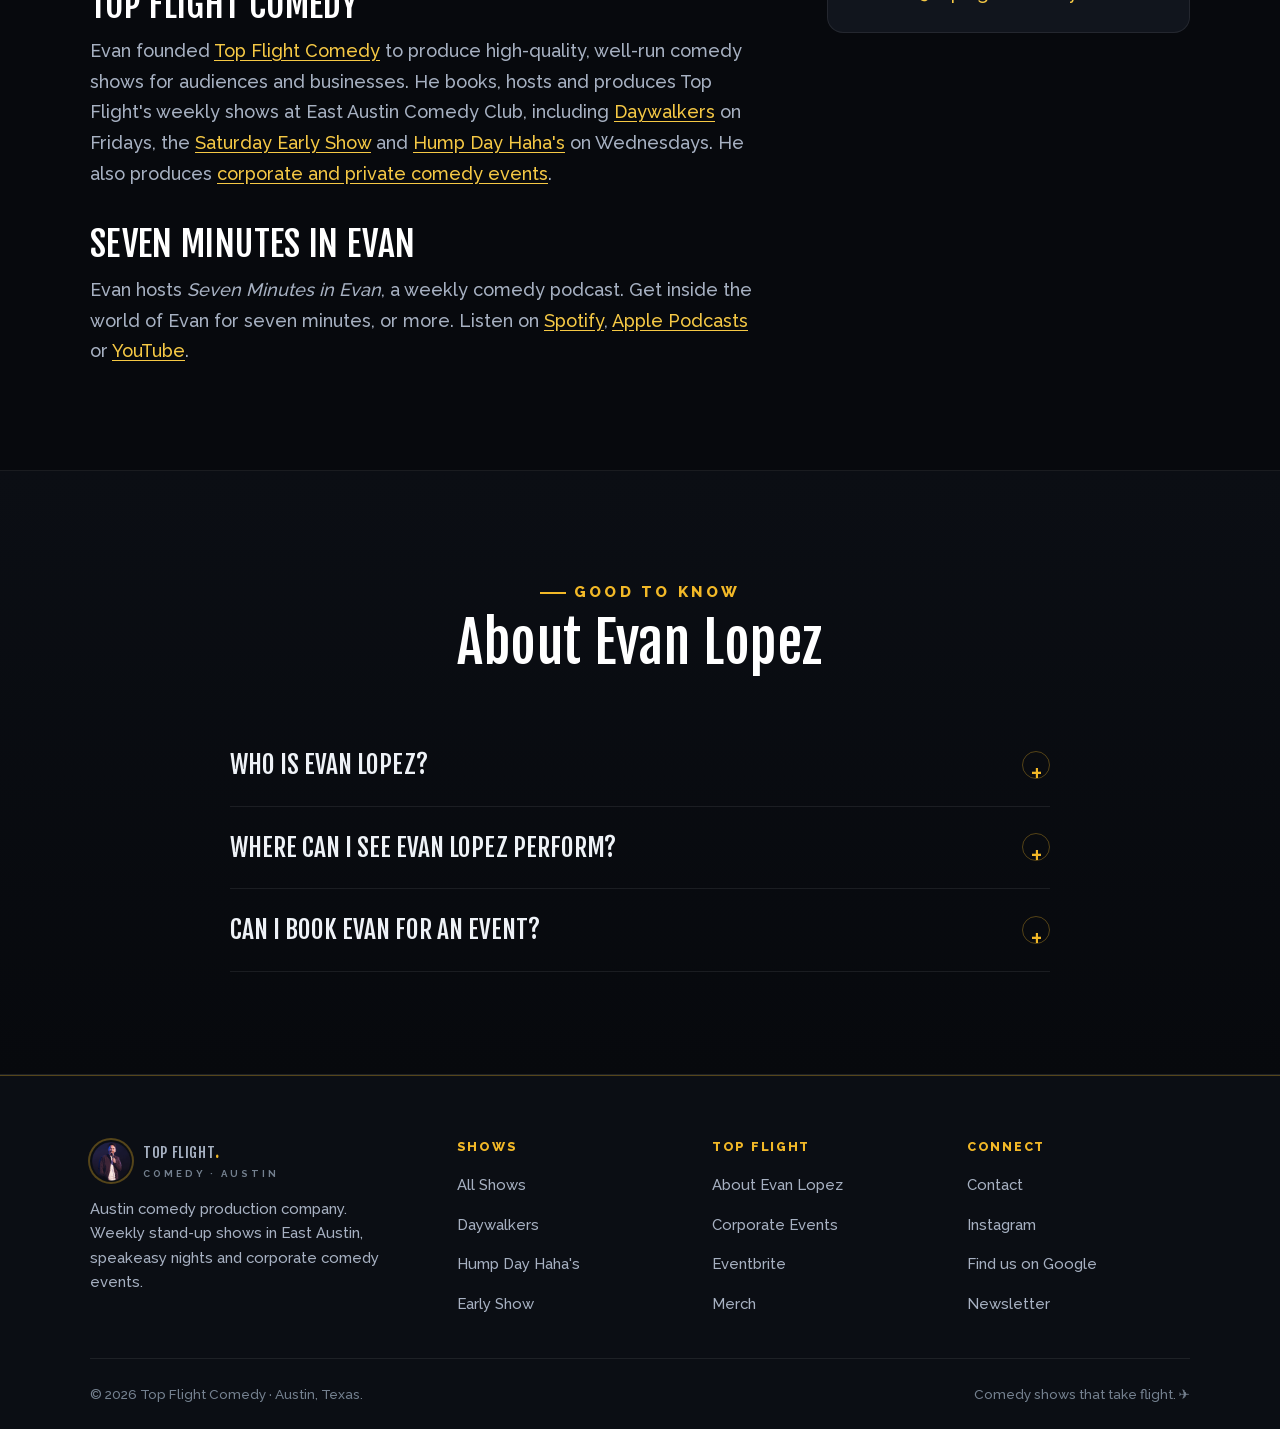
<file: evan-lopez/index.html>
<!DOCTYPE html>
<html lang="en">
<head>
  <meta charset="UTF-8" />
  <meta name="viewport" content="width=device-width, initial-scale=1.0" />

  <title>Evan Lopez | Austin Stand-Up Comedian &amp; Founder of Top Flight Comedy</title>
  <meta name="description" content="Evan Lopez is an Austin stand-up comedian featured on OFTV's LMAOF, host of the Seven Minutes in Evan podcast and founder of Top Flight Comedy. See where to catch him live." />
  <link rel="canonical" href="https://topflightcomedy.com/evan-lopez/" />
  <meta name="robots" content="index, follow, max-image-preview:large" />
  <meta name="theme-color" content="#07090d" />

  <meta property="og:type" content="profile" />
  <meta property="og:site_name" content="Top Flight Comedy" />
  <meta property="og:title" content="Evan Lopez | Austin Stand-Up Comedian" />
  <meta property="og:description" content="Founder of Top Flight Comedy, featured on OFTV's LMAOF, host of Seven Minutes in Evan." />
  <meta property="og:url" content="https://topflightcomedy.com/evan-lopez/" />
  <meta property="og:image" content="https://topflightcomedy.com/assets/evan-lopez-portrait-800.webp" />
  <meta name="twitter:card" content="summary_large_image" />

  <link rel="icon" type="image/png" sizes="64x64" href="/assets/favicon-64.png" />
  <link rel="apple-touch-icon" href="/assets/apple-touch-icon.png" />
  <link rel="preload" href="/assets/fonts/fjalla-one-400.woff2" as="font" type="font/woff2" crossorigin />
  <link rel="preload" href="/assets/fonts/raleway-500-800.woff2" as="font" type="font/woff2" crossorigin />
  <link rel="stylesheet" href="/css/styles.css?v=4" />

  <script type="application/ld+json">
  {
    "@context": "https://schema.org",
    "@type": "ProfilePage",
    "url": "https://topflightcomedy.com/evan-lopez/",
    "name": "Evan Lopez, Austin stand-up comedian",
    "isPartOf": { "@id": "https://topflightcomedy.com/#website" },
    "mainEntity": {
      "@type": "Person",
      "@id": "https://topflightcomedy.com/#evan-lopez",
      "name": "Evan Lopez",
      "url": "https://evanlopez.com/",
      "image": "https://topflightcomedy.com/assets/evan-lopez-portrait-800.webp",
      "jobTitle": "Stand-up comedian, founder of Top Flight Comedy",
      "description": "Evan Lopez is a stand-up comedian based in Austin, Texas. He was featured on OFTV's most-watched episode of the LMAOF stand-up series, hosts the weekly podcast Seven Minutes in Evan, and founded the Austin production company Top Flight Comedy.",
      "worksFor": { "@id": "https://topflightcomedy.com/#organization" },
      "homeLocation": { "@type": "Place", "name": "Austin, Texas" },
      "knowsAbout": ["Stand-up comedy", "Comedy show production", "Podcasting"],
      "sameAs": [
        "https://evanlopez.com/",
        "https://www.instagram.com/iamevanlopez",
        "https://www.tiktok.com/@iamevanlopez",
        "https://www.youtube.com/@EvanLopez",
        "https://www.facebook.com/EvanLopezComedy",
        "https://www.threads.com/@iamevanlopez",
        "https://open.spotify.com/show/1law6HzyxvgV1NMXmt70n2",
        "https://podcasts.apple.com/us/podcast/seven-minutes-in-evan/id1494001499"
      ]
    }
  }
  </script>
  <script type="application/ld+json">
  {
    "@context": "https://schema.org",
    "@type": "BreadcrumbList",
    "itemListElement": [
      { "@type": "ListItem", "position": 1, "name": "Home", "item": "https://topflightcomedy.com/" },
      { "@type": "ListItem", "position": 2, "name": "Evan Lopez", "item": "https://topflightcomedy.com/evan-lopez/" }
    ]
  }
  </script>
</head>
<body>
  <header class="site-header">
    <div class="container">
      <nav class="nav" aria-label="Primary" data-open="false">
        <a class="brand" href="/" aria-label="Top Flight Comedy home">
          <img src="/assets/logo-small.png" alt="Top Flight Comedy logo" width="42" height="42" />
          <span>TOP FLIGHT<b>.</b><small>Comedy · Austin</small></span>
        </a>
        <ul class="nav-links">
          <li><a href="/shows/">Shows</a></li>
          <li><a href="/#calendar">Calendar</a></li>
          <li><a href="/#services">Book us</a></li>
          <li><a href="/evan-lopez/" aria-current="true">About Evan</a></li>
          <li><a href="https://evanlopez.com/#merch">Merch</a></li>
        </ul>
        <div class="nav-cta">
          <a class="btn btn--primary btn--sm" href="/shows/"><span class="lbl-lg">See Shows</span><span class="lbl-sm">Shows</span></a>
          <button class="nav-toggle" aria-label="Toggle menu" aria-expanded="false"><span></span></button>
        </div>
      </nav>
    </div>
  </header>

  <main>
    <section class="page-hero">
      <div class="container founder">
        <div class="founder-photo">
          <img src="/assets/evan-lopez-portrait-800.webp" alt="Portrait of Austin comedian Evan Lopez" width="800" height="1000" fetchpriority="high" style="aspect-ratio:4/5" />
        </div>
        <div>
          <nav class="crumbs" aria-label="Breadcrumb"><a href="/">Home</a><span>/</span>Evan Lopez</nav>
          <span class="eyebrow">Founder · Comedian · Host</span>
          <h1>Evan <em>Lopez</em></h1>
          <p class="lead">Austin stand-up comedian, host of the podcast <em>Seven Minutes in Evan</em>, and the founder of Top Flight Comedy.</p>
          <ul class="facts" aria-label="Highlights">
            <li><strong>OFTV</strong><span>Featured on "LMAOF"</span></li>
            <li><strong>Millions</strong><span>Of views online</span></li>
            <li><strong>Weekly</strong><span>Podcast host</span></li>
          </ul>
          <div class="hero-actions">
            <a class="btn btn--primary" href="/shows/">See Evan's shows</a>
            <a class="btn btn--ghost" href="https://evanlopez.com/">Visit evanlopez.com</a>
          </div>
        </div>
      </div>
    </section>

    <section class="section">
      <div class="container two-col">
        <div class="prose reveal">
          <h2>About Evan</h2>
          <p>Based in Austin, Texas, Evan Lopez has performed at the top comedy clubs in town, from the historic Creek and the Cave and the Comedy Mothership to Austin favorite Cap City Comedy Club, Sunset Strip Comedy Club and the underground Black Rabbit ATX. He's a regular at East Austin Comedy Club.</p>
          <p>Evan was featured on OFTV's most-watched episode of the "LMAOF" stand-up specials. Online, his bird-watching series and short comedy videos have pulled in millions of views across Instagram, TikTok and YouTube, with a growing flock of people who now know more about cardinals than they ever planned to.</p>
          <p>He was born in a small desert town in California to a mixed household. Growing up half white, half Puerto Rican, and a feral homeschool kid gave him the unusual upbringing he brings to the stage.</p>
          <p>Evan believes laughter is the best medicine. Unless you have good insurance.</p>

          <h2>Where he's performed</h2>
          <ul class="chips">
            <li>Comedy Mothership</li>
            <li>Cap City Comedy Club</li>
            <li>The Creek and the Cave</li>
            <li>Sunset Strip Comedy Club</li>
            <li>Black Rabbit ATX</li>
            <li>East Austin Comedy Club</li>
          </ul>

          <h2>Top Flight Comedy</h2>
          <p>Evan founded <a href="/">Top Flight Comedy</a> to produce high-quality, well-run comedy shows for audiences and businesses. He books, hosts and produces Top Flight's weekly shows at East Austin Comedy Club, including <a href="/daywalkers/">Daywalkers</a> on Fridays, the <a href="/shows/early-show/">Saturday Early Show</a> and <a href="/shows/hump-day-hahas/">Hump Day Haha's</a> on Wednesdays. He also produces <a href="/#services">corporate and private comedy events</a>.</p>

          <h2>Seven Minutes in Evan</h2>
          <p>Evan hosts <em>Seven Minutes in Evan</em>, a weekly comedy podcast. Get inside the world of Evan for seven minutes, or more. Listen on <a href="https://open.spotify.com/show/1law6HzyxvgV1NMXmt70n2">Spotify</a>, <a href="https://podcasts.apple.com/us/podcast/seven-minutes-in-evan/id1494001499">Apple Podcasts</a> or <a href="https://www.youtube.com/@EvanLopez">YouTube</a>.</p>
        </div>
        <aside class="reveal">
          <div class="side-card">
            <h3>Catch Evan live</h3>
            <ul>
              <li><a href="/daywalkers/">Daywalkers · Fridays 6PM</a></li>
              <li><a href="/shows/early-show/">Early Show · Saturdays 6PM</a></li>
              <li><a href="/shows/hump-day-hahas/">Hump Day Haha's · Wednesdays 8PM</a></li>
              <li><a href="https://evanlopez.com/">Tour dates on evanlopez.com</a></li>
            </ul>
          </div>
          <div class="side-card">
            <h3>Follow Evan</h3>
            <ul>
              <li><a href="https://www.instagram.com/iamevanlopez">Instagram · @iamevanlopez</a></li>
              <li><a href="https://www.tiktok.com/@iamevanlopez">TikTok · @iamevanlopez</a></li>
              <li><a href="https://www.youtube.com/@EvanLopez">YouTube · @EvanLopez</a></li>
              <li><a href="https://www.facebook.com/EvanLopezComedy">Facebook · EvanLopezComedy</a></li>
              <li><a href="https://evanlopez.com/#merch">Merch</a></li>
            </ul>
          </div>
          <div class="side-card">
            <h3>Book Evan</h3>
            <p style="color:var(--muted)">For corporate events, private shows and press, email <a href="mailto:contact@topflightcomedy.com?subject=Booking%20Evan%20Lopez" style="color:var(--gold-bright)">contact@topflightcomedy.com</a>.</p>
          </div>
        </aside>
      </div>
    </section>

    <section class="section section--tint">
      <div class="container">
        <div class="section-head reveal" style="margin-inline:auto;text-align:center">
          <span class="eyebrow" style="justify-content:center">Good to know</span>
          <h2>About Evan Lopez</h2>
        </div>
        <div class="faq reveal">
          <div class="faq-item"><button class="faq-q" aria-expanded="false">Who is Evan Lopez?<span class="mark">+</span></button><div class="faq-a"><div>Evan Lopez is a stand-up comedian based in Austin, Texas. He was featured on OFTV's most-watched episode of the "LMAOF" stand-up series, hosts the weekly comedy podcast Seven Minutes in Evan, and is the founder and producer of Top Flight Comedy.</div></div></div>
          <div class="faq-item"><button class="faq-q" aria-expanded="false">Where can I see Evan Lopez perform?<span class="mark">+</span></button><div class="faq-a"><div>Evan performs around Austin, including East Austin Comedy Club, where Top Flight Comedy runs Daywalkers on Fridays, the Early Show on Saturdays and Hump Day Haha's on Wednesdays. See <a href="/shows/" style="color:var(--gold-bright)">all Top Flight shows</a> or his tour dates at <a href="https://evanlopez.com/" style="color:var(--gold-bright)">evanlopez.com</a>.</div></div></div>
          <div class="faq-item"><button class="faq-q" aria-expanded="false">Can I book Evan for an event?<span class="mark">+</span></button><div class="faq-a"><div>Yes. Email contact@topflightcomedy.com for corporate events, private shows and custom comedy nights.</div></div></div>
        </div>
      </div>
    </section>
  </main>

  <footer class="site-footer">
    <div class="container">
      <div class="footer-grid">
        <div class="footer-brand">
          <a class="brand" href="/" aria-label="Top Flight Comedy home">
            <img src="/assets/logo-small.png" alt="Top Flight Comedy logo" width="42" height="42" />
            <span>TOP FLIGHT<b>.</b><small>Comedy · Austin</small></span>
          </a>
          <p>Austin comedy production company. Weekly stand-up shows in East Austin, speakeasy nights and corporate comedy events.</p>
        </div>
        <div><h4>Shows</h4><ul><li><a href="/shows/">All Shows</a></li><li><a href="/daywalkers/">Daywalkers</a></li><li><a href="/shows/hump-day-hahas/">Hump Day Haha's</a></li><li><a href="/shows/early-show/">Early Show</a></li></ul></div>
        <div><h4>Top Flight</h4><ul><li><a href="/evan-lopez/">About Evan Lopez</a></li><li><a href="/#services">Corporate Events</a></li><li><a href="https://www.eventbrite.com/o/78517158513">Eventbrite</a></li><li><a href="https://evanlopez.com/#merch">Merch</a></li></ul></div>
        <div><h4>Connect</h4><ul><li><a href="mailto:contact@topflightcomedy.com">Contact</a></li><li><a href="https://www.instagram.com/topflightcomedy/">Instagram</a></li><li><a href="https://share.google/YM7SKEcXHPdsP6Dur" target="_blank" rel="noopener">Find us on Google</a></li><li><a href="/#newsletter">Newsletter</a></li></ul></div>
      </div>
      <div class="footer-bottom">
        <span>© <span id="year">2026</span> Top Flight Comedy · Austin, Texas.</span>
        <span>Comedy shows that take flight. ✈️</span>
      </div>
    </div>
  </footer>

  <script src="/js/page.js"></script>
</body>
</html>
</file>
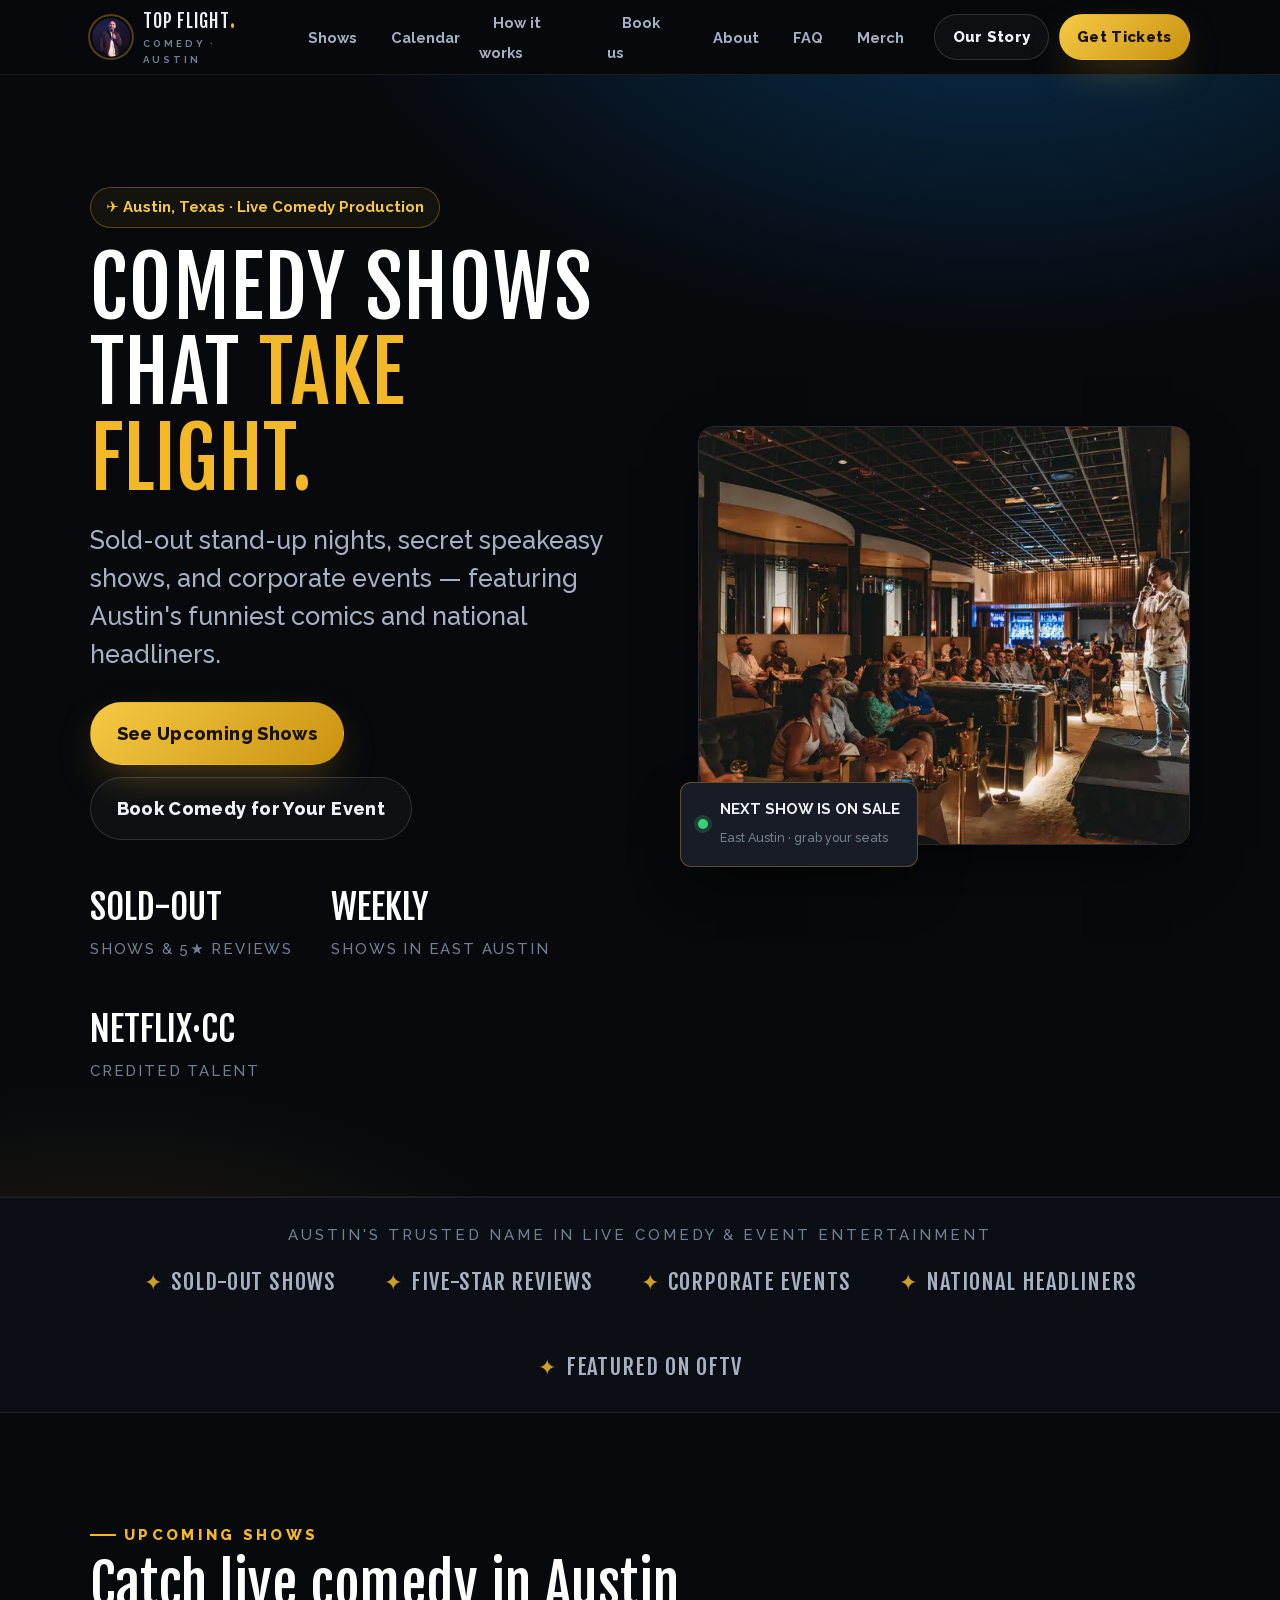
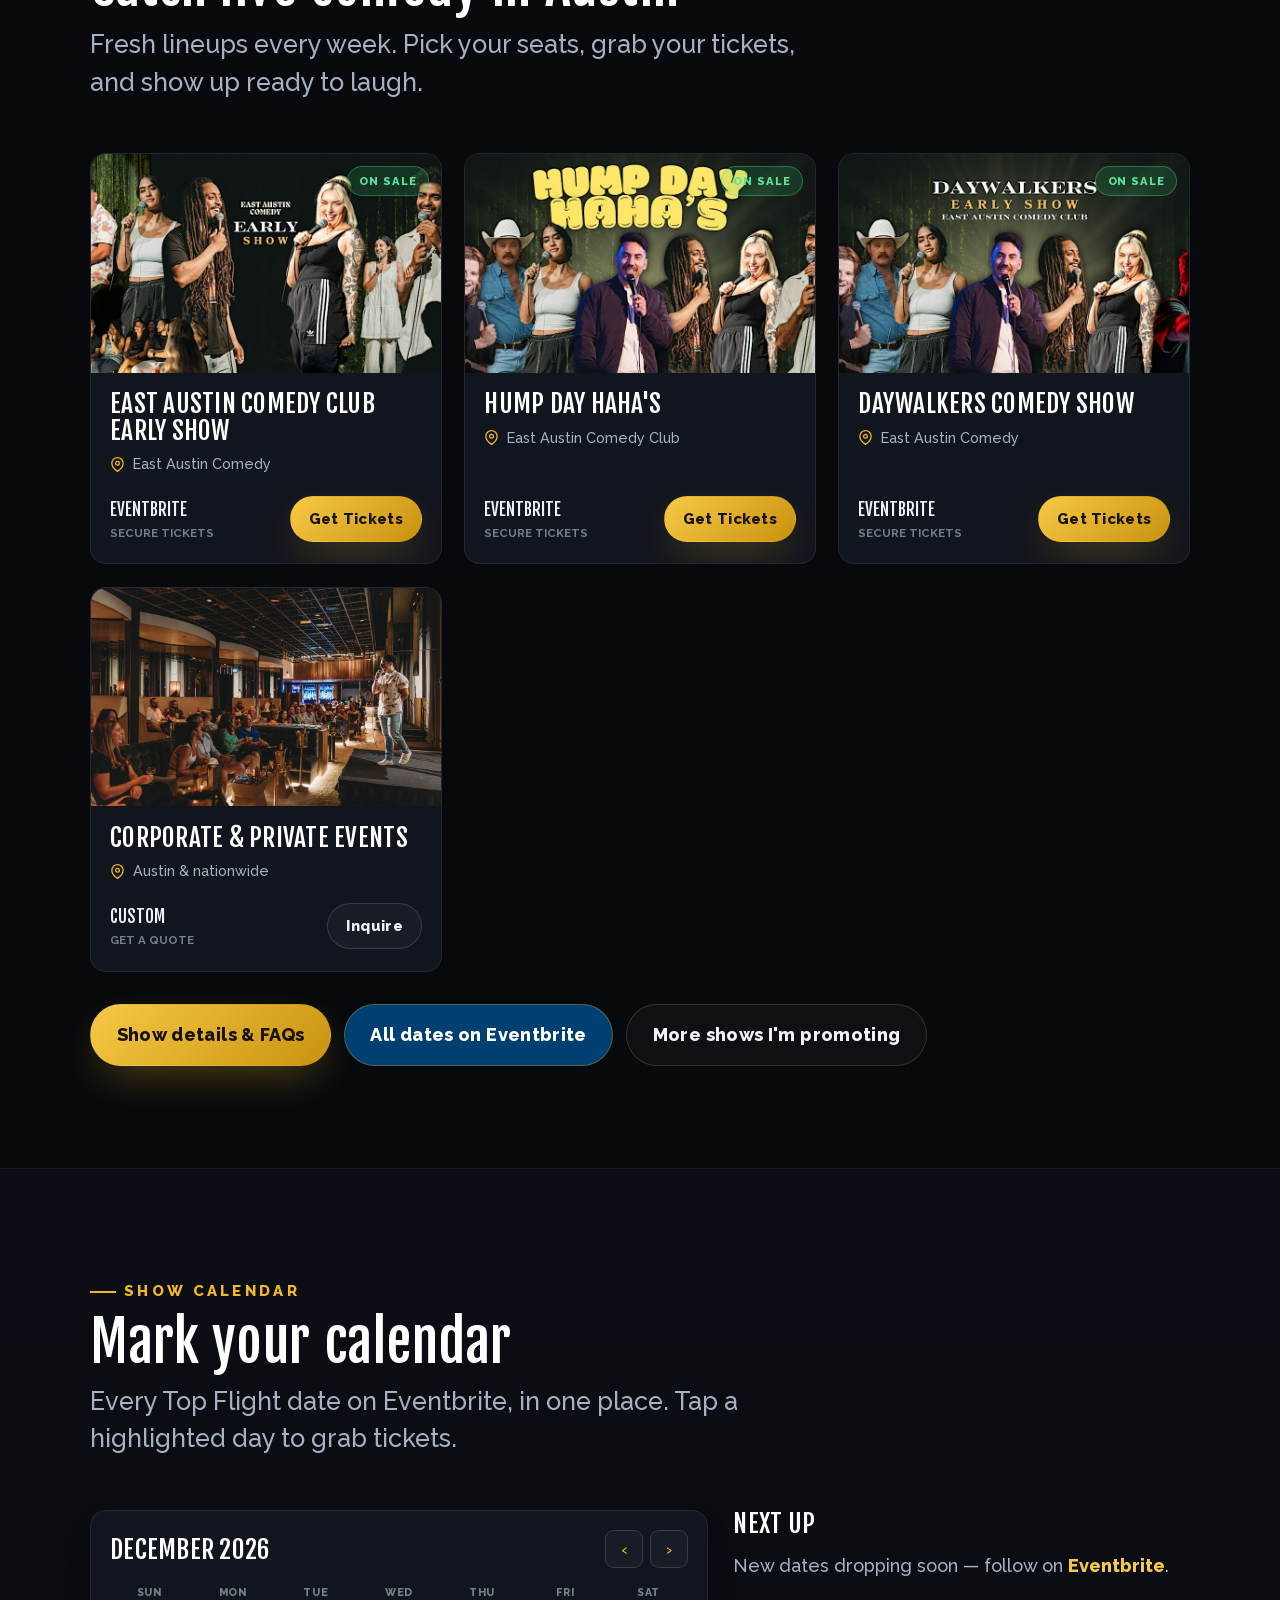
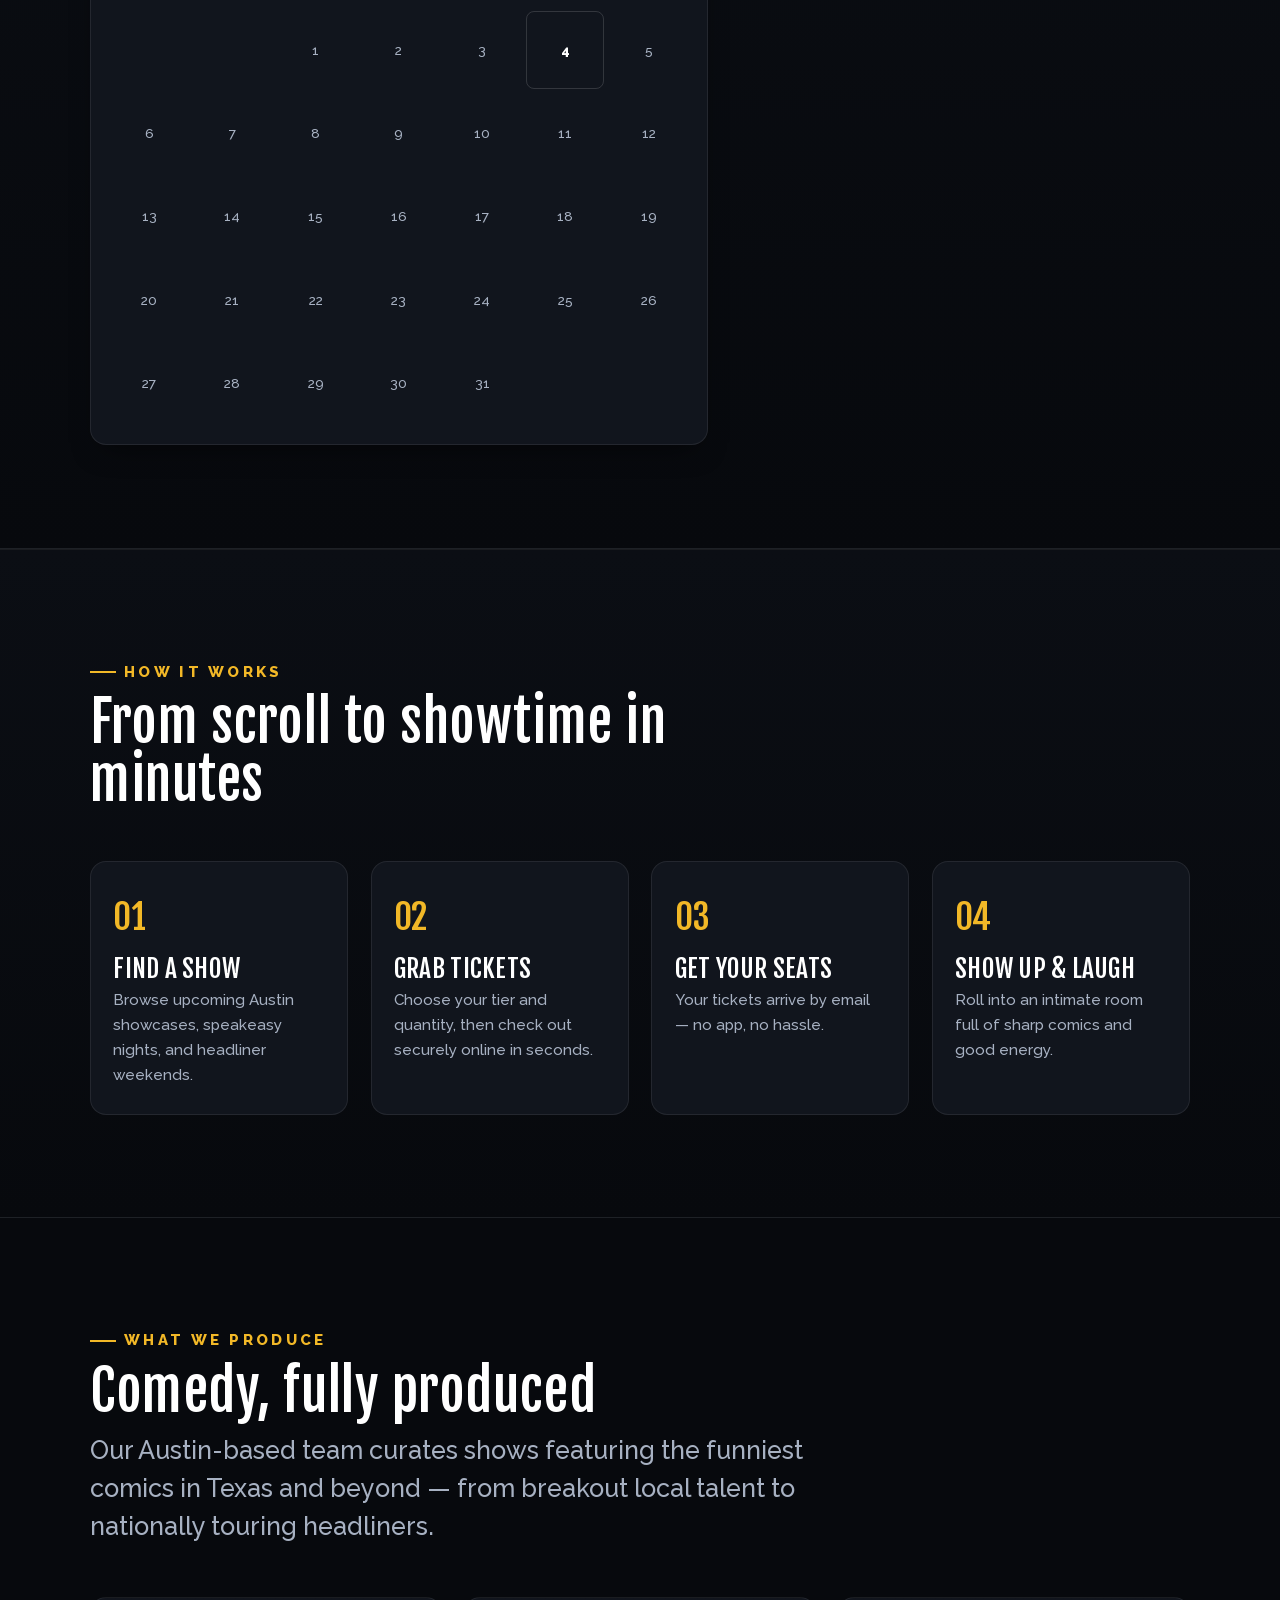
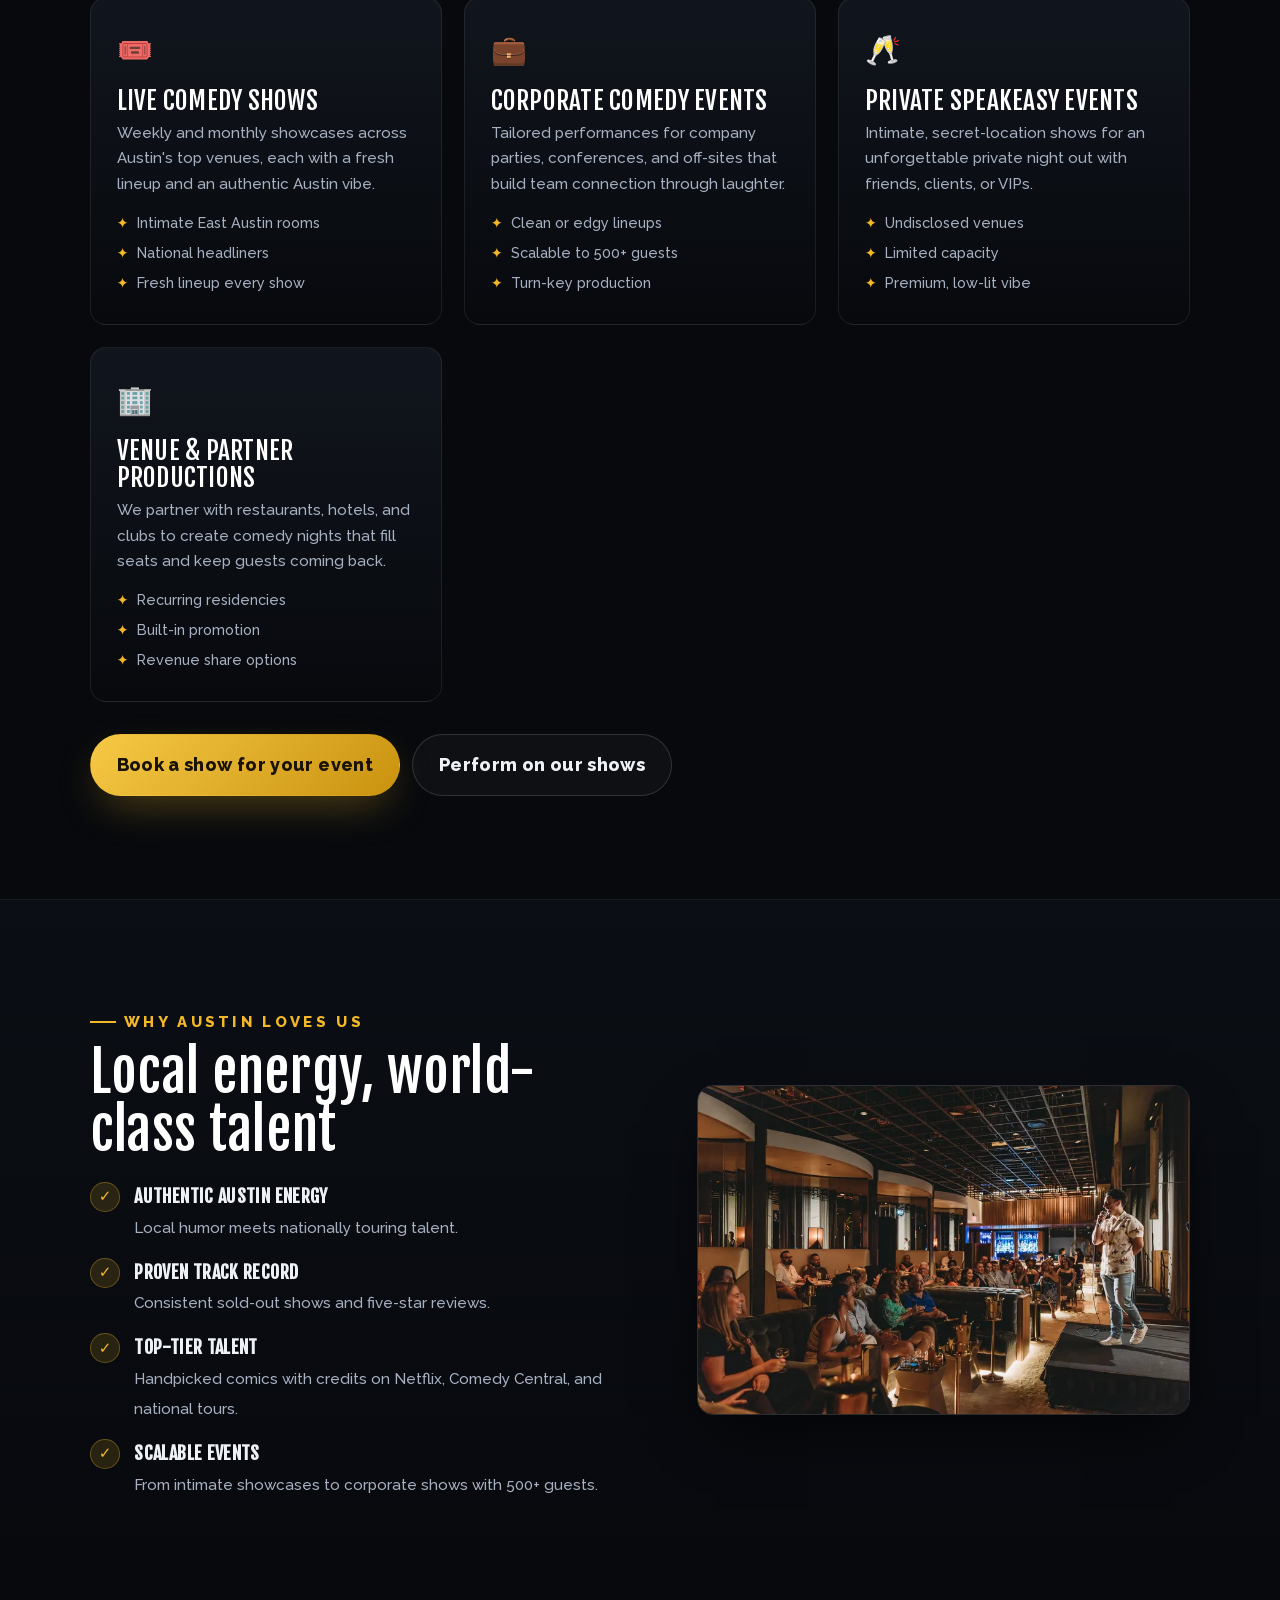
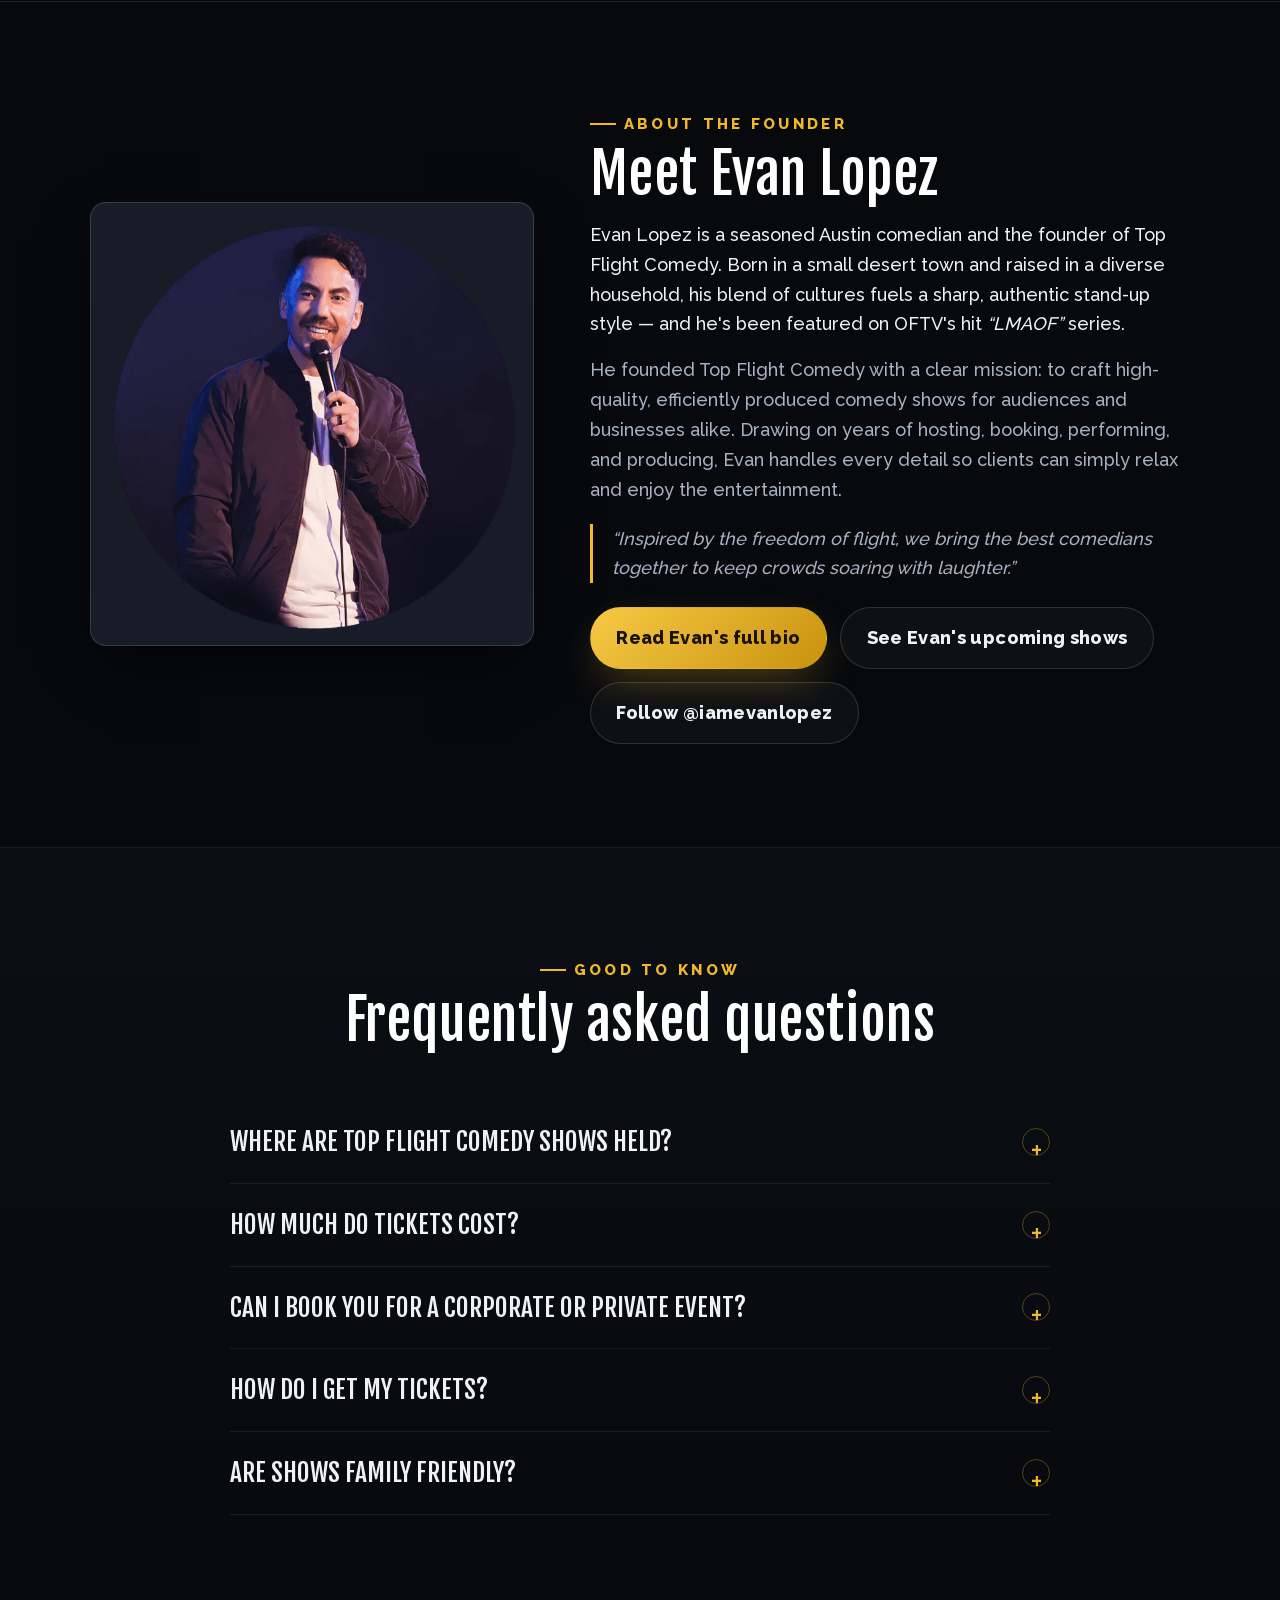
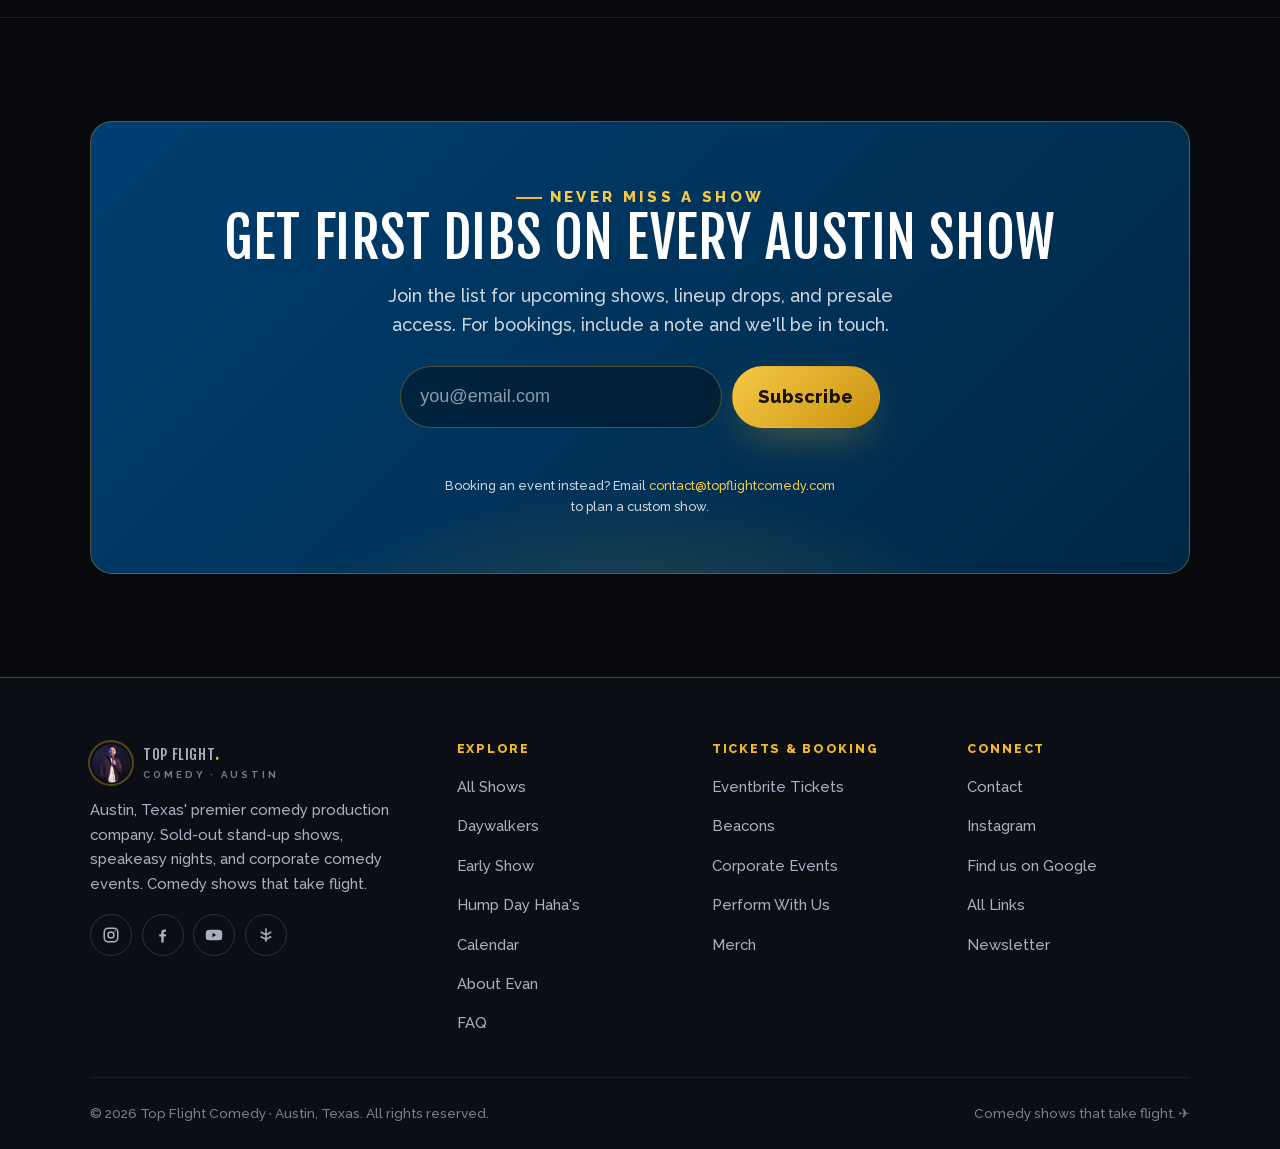
<file: performers/index.html>
<!DOCTYPE html>
<html lang="en"><head><meta charset="UTF-8"><title>Top Flight Comedy</title>
<meta name="robots" content="noindex"><link rel="canonical" href="https://topflightcomedy.com/">
<meta http-equiv="refresh" content="0; url=/#services"><script>location.replace("/#services")</script></head>
<body><p><a href="/#services">Continue to Top Flight Comedy</a></p></body></html>
</file>
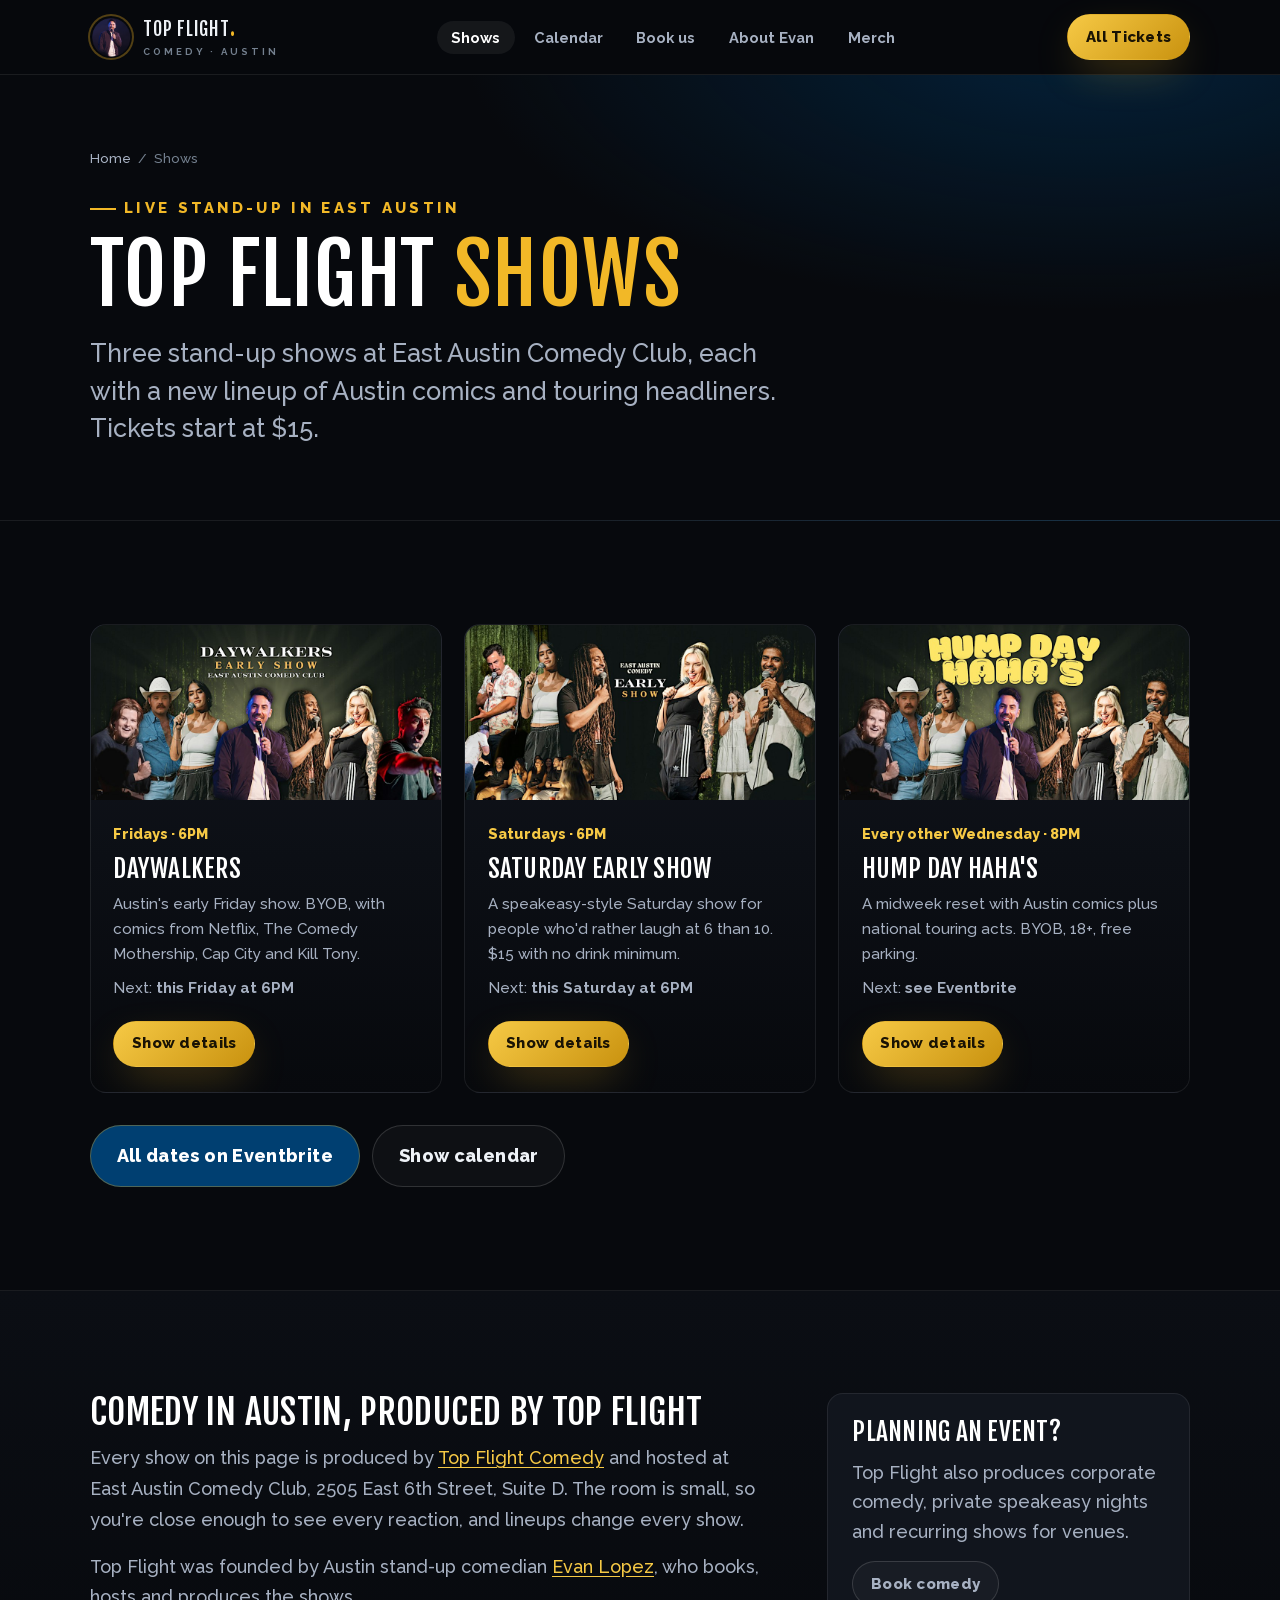
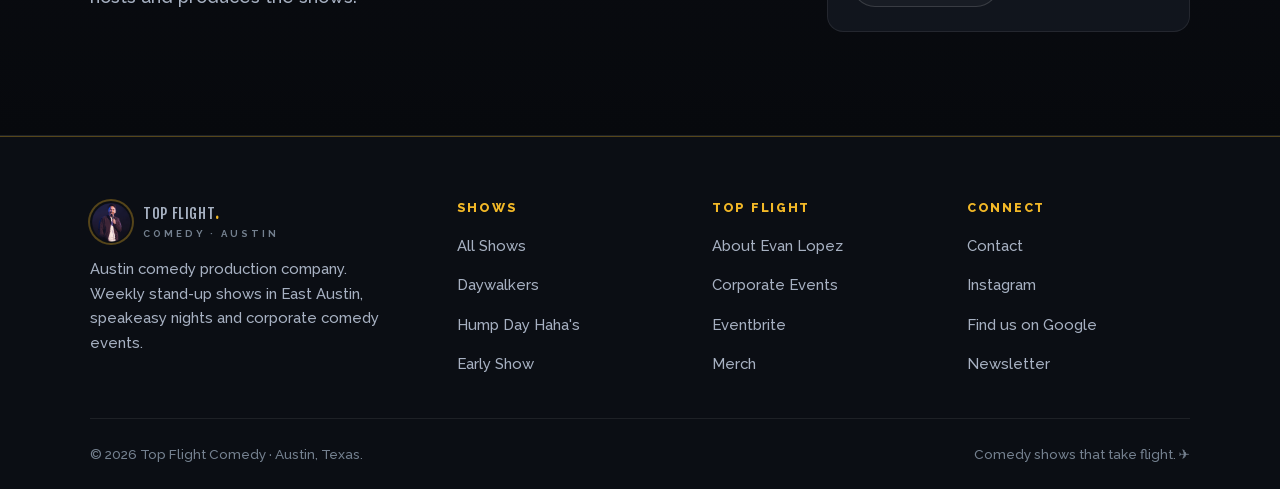
<file: shows/index.html>
<!DOCTYPE html>
<html lang="en">
<head>
  <meta charset="UTF-8" />
  <meta name="viewport" content="width=device-width, initial-scale=1.0" />

  <title>Austin Comedy Shows This Week | Top Flight Comedy Show Schedule</title>
  <meta name="description" content="Every Top Flight Comedy show in Austin: Daywalkers (Fridays 6PM), the Saturday Early Show (6PM) and Hump Day Haha's (Wednesdays 8PM) at East Austin Comedy Club. Tickets from $15." />
  <link rel="canonical" href="https://topflightcomedy.com/shows/" />
  <meta name="robots" content="index, follow, max-image-preview:large" />
  <meta name="theme-color" content="#07090d" />

  <meta property="og:type" content="website" />
  <meta property="og:site_name" content="Top Flight Comedy" />
  <meta property="og:title" content="Top Flight Comedy Shows in Austin" />
  <meta property="og:description" content="Weekly stand-up comedy at East Austin Comedy Club. Fridays and Saturdays at 6PM, Wednesdays at 8PM." />
  <meta property="og:url" content="https://topflightcomedy.com/shows/" />
  <meta property="og:image" content="https://topflightcomedy.com/assets/og-image.jpg" />
  <meta name="twitter:card" content="summary_large_image" />

  <link rel="icon" type="image/png" sizes="64x64" href="/assets/favicon-64.png" />
  <link rel="apple-touch-icon" href="/assets/apple-touch-icon.png" />
  <link rel="preload" href="/assets/fonts/fjalla-one-400.woff2" as="font" type="font/woff2" crossorigin />
  <link rel="preload" href="/assets/fonts/raleway-500-800.woff2" as="font" type="font/woff2" crossorigin />
  <link rel="stylesheet" href="/css/styles.css?v=4" />

  <script type="application/ld+json">
  {
    "@context": "https://schema.org",
    "@type": "ItemList",
    "name": "Top Flight Comedy shows in Austin, TX",
    "itemListElement": [
      { "@type": "ListItem", "position": 1, "name": "Daywalkers Comedy Show", "url": "https://topflightcomedy.com/daywalkers/" },
      { "@type": "ListItem", "position": 2, "name": "East Austin Comedy Club Early Show", "url": "https://topflightcomedy.com/shows/early-show/" },
      { "@type": "ListItem", "position": 3, "name": "Hump Day Haha's", "url": "https://topflightcomedy.com/shows/hump-day-hahas/" }
    ]
  }
  </script>
  <script type="application/ld+json">
  {
    "@context": "https://schema.org",
    "@type": "BreadcrumbList",
    "itemListElement": [
      { "@type": "ListItem", "position": 1, "name": "Home", "item": "https://topflightcomedy.com/" },
      { "@type": "ListItem", "position": 2, "name": "Shows", "item": "https://topflightcomedy.com/shows/" }
    ]
  }
  </script>
</head>
<body>
  <header class="site-header">
    <div class="container">
      <nav class="nav" aria-label="Primary" data-open="false">
        <a class="brand" href="/" aria-label="Top Flight Comedy home">
          <img src="/assets/logo-small.png" alt="Top Flight Comedy logo" width="42" height="42" />
          <span>TOP FLIGHT<b>.</b><small>Comedy · Austin</small></span>
        </a>
        <ul class="nav-links">
          <li><a href="/shows/" aria-current="true">Shows</a></li>
          <li><a href="/#calendar">Calendar</a></li>
          <li><a href="/#services">Book us</a></li>
          <li><a href="/evan-lopez/">About Evan</a></li>
          <li><a href="https://evanlopez.com/#merch">Merch</a></li>
        </ul>
        <div class="nav-cta">
          <a class="btn btn--primary btn--sm" href="https://www.eventbrite.com/o/78517158513"><span class="lbl-lg">All Tickets</span><span class="lbl-sm">Tickets</span></a>
          <button class="nav-toggle" aria-label="Toggle menu" aria-expanded="false"><span></span></button>
        </div>
      </nav>
    </div>
  </header>

  <main>
    <section class="page-hero">
      <div class="container">
        <nav class="crumbs" aria-label="Breadcrumb"><a href="/">Home</a><span>/</span>Shows</nav>
        <span class="eyebrow">Live stand-up in East Austin</span>
        <h1>Top Flight <em>Shows</em></h1>
        <p class="lead">Three stand-up shows at East Austin Comedy Club, each with a new lineup of Austin comics and touring headliners. Tickets start at $15.</p>
      </div>
    </section>

    <section class="section">
      <div class="container">
        <div class="show-list">
          <article class="show-tile reveal">
            <a href="/daywalkers/"><img src="/assets/shows/daywalkers.jpg" alt="Daywalkers Comedy Show flyer" width="940" height="470" loading="lazy" /></a>
            <div class="body">
              <span class="when">Fridays · 6PM</span>
              <h2><a href="/daywalkers/">Daywalkers</a></h2>
              <p>Austin's early Friday show. BYOB, with comics from Netflix, The Comedy Mothership, Cap City and Kill Tony.</p>
              <p>Next: <strong data-next-show="daywalkers">this Friday at 6PM</strong></p>
              <div class="actions"><a class="btn btn--primary btn--sm" href="/daywalkers/">Show details</a></div>
            </div>
          </article>
          <article class="show-tile reveal">
            <a href="/shows/early-show/"><img src="/assets/shows/earlyshow.jpg" alt="East Austin Comedy Club Early Show flyer" width="940" height="470" loading="lazy" /></a>
            <div class="body">
              <span class="when">Saturdays · 6PM</span>
              <h2><a href="/shows/early-show/">Saturday Early Show</a></h2>
              <p>A speakeasy-style Saturday show for people who'd rather laugh at 6 than 10. $15 with no drink minimum.</p>
              <p>Next: <strong data-next-show="earlyshow">this Saturday at 6PM</strong></p>
              <div class="actions"><a class="btn btn--primary btn--sm" href="/shows/early-show/">Show details</a></div>
            </div>
          </article>
          <article class="show-tile reveal">
            <a href="/shows/hump-day-hahas/"><img src="/assets/shows/humpday.jpg" alt="Hump Day Haha's comedy show flyer" width="940" height="470" loading="lazy" /></a>
            <div class="body">
              <span class="when">Every other Wednesday · 8PM</span>
              <h2><a href="/shows/hump-day-hahas/">Hump Day Haha's</a></h2>
              <p>A midweek reset with Austin comics plus national touring acts. BYOB, 18+, free parking.</p>
              <p>Next: <strong data-next-show="humpday">see Eventbrite</strong></p>
              <div class="actions"><a class="btn btn--primary btn--sm" href="/shows/hump-day-hahas/">Show details</a></div>
            </div>
          </article>
        </div>
        <div style="margin-top:2rem;display:flex;gap:.8rem;flex-wrap:wrap">
          <a class="btn btn--accent" href="https://www.eventbrite.com/o/78517158513" target="_blank" rel="noopener">All dates on Eventbrite</a>
          <a class="btn btn--ghost" href="/#calendar">Show calendar</a>
        </div>
      </div>
    </section>

    <section class="section section--tint">
      <div class="container two-col">
        <div class="prose reveal">
          <h2>Comedy in Austin, produced by Top Flight</h2>
          <p>Every show on this page is produced by <a href="/">Top Flight Comedy</a> and hosted at East Austin Comedy Club, 2505 East 6th Street, Suite D. The room is small, so you're close enough to see every reaction, and lineups change every show.</p>
          <p>Top Flight was founded by Austin stand-up comedian <a href="/evan-lopez/">Evan Lopez</a>, who books, hosts and produces the shows.</p>
        </div>
        <aside class="reveal">
          <div class="side-card">
            <h3>Planning an event?</h3>
            <p style="color:var(--muted)">Top Flight also produces corporate comedy, private speakeasy nights and recurring shows for venues.</p>
            <p style="margin-top:.9rem"><a class="btn btn--ghost btn--sm" href="/#services">Book comedy</a></p>
          </div>
        </aside>
      </div>
    </section>
  </main>

  <footer class="site-footer">
    <div class="container">
      <div class="footer-grid">
        <div class="footer-brand">
          <a class="brand" href="/" aria-label="Top Flight Comedy home">
            <img src="/assets/logo-small.png" alt="Top Flight Comedy logo" width="42" height="42" />
            <span>TOP FLIGHT<b>.</b><small>Comedy · Austin</small></span>
          </a>
          <p>Austin comedy production company. Weekly stand-up shows in East Austin, speakeasy nights and corporate comedy events.</p>
        </div>
        <div><h4>Shows</h4><ul><li><a href="/shows/">All Shows</a></li><li><a href="/daywalkers/">Daywalkers</a></li><li><a href="/shows/hump-day-hahas/">Hump Day Haha's</a></li><li><a href="/shows/early-show/">Early Show</a></li></ul></div>
        <div><h4>Top Flight</h4><ul><li><a href="/evan-lopez/">About Evan Lopez</a></li><li><a href="/#services">Corporate Events</a></li><li><a href="https://www.eventbrite.com/o/78517158513">Eventbrite</a></li><li><a href="https://evanlopez.com/#merch">Merch</a></li></ul></div>
        <div><h4>Connect</h4><ul><li><a href="mailto:contact@topflightcomedy.com">Contact</a></li><li><a href="https://www.instagram.com/topflightcomedy/">Instagram</a></li><li><a href="https://share.google/YM7SKEcXHPdsP6Dur" target="_blank" rel="noopener">Find us on Google</a></li><li><a href="/#newsletter">Newsletter</a></li></ul></div>
      </div>
      <div class="footer-bottom">
        <span>© <span id="year">2026</span> Top Flight Comedy · Austin, Texas.</span>
        <span>Comedy shows that take flight. ✈️</span>
      </div>
    </div>
  </footer>

  <script src="/js/shows.js"></script>
  <script src="/js/page.js"></script>
</body>
</html>
</file>
<file: css/styles.css>
/* Self-hosted fonts (Latin subset) */
@font-face { font-family:'Fjalla One'; font-style:normal; font-weight:400; font-display:swap; src:url('../assets/fonts/fjalla-one-400.woff2') format('woff2'); unicode-range:U+0000-00FF, U+0131, U+0152-0153, U+02BB-02BC, U+02C6, U+02DA, U+02DC, U+0304, U+0308, U+0329, U+2000-206F, U+20AC, U+2122, U+2191, U+2193, U+2212, U+2215, U+FEFF, U+FFFD; }
@font-face { font-family:'Raleway'; font-style:normal; font-weight:500 800; font-display:swap; src:url('../assets/fonts/raleway-500-800.woff2') format('woff2'); unicode-range:U+0000-00FF, U+0131, U+0152-0153, U+02BB-02BC, U+02C6, U+02DA, U+02DC, U+0304, U+0308, U+0329, U+2000-206F, U+20AC, U+2122, U+2191, U+2193, U+2212, U+2215, U+FEFF, U+FFFD; }

/* ============================================================
   Top Flight Comedy — Dark Premium Design System
   Deep navy-black + gold (aviation / first-class aesthetic)
   Brand: Gold #F2B827 · Navy #003F71
   Fonts: Fjalla One (display) · Raleway (body)
   ============================================================ */

:root {
  /* Brand palette — dark premium */
  --gold: #f2b827;
  --gold-bright: #f6c945;
  --gold-deep: #c9920f;
  --navy: #003f71;
  --navy-bright: #0a5694;
  --navy-deep: #002744;

  --bg: #07090d;          /* near-black base (darker than before) */
  --bg-2: #0b0e14;
  --surface: #11151d;     /* cards */
  --surface-2: #171c27;   /* raised */
  --surface-3: #1e2531;

  --line: rgba(255, 255, 255, 0.08);
  --line-2: rgba(255, 255, 255, 0.14);
  --line-gold: rgba(242, 184, 39, 0.32);

  --white: #ffffff;
  --text: #eef2f7;
  --muted: #a7b1c2;
  --muted-2: #74808f;

  --accent: var(--gold);

  /* Type scale (fluid) */
  --step--1: clamp(0.83rem, 0.78rem + 0.2vw, 0.95rem);
  --step-0: clamp(1rem, 0.95rem + 0.25vw, 1.13rem);
  --step-1: clamp(1.25rem, 1.1rem + 0.6vw, 1.6rem);
  --step-2: clamp(1.6rem, 1.35rem + 1.1vw, 2.3rem);
  --step-3: clamp(2.1rem, 1.6rem + 2.3vw, 3.6rem);
  --step-4: clamp(2.8rem, 1.9rem + 4vw, 5.5rem);

  /* Spacing & shape */
  --container: 1180px;
  --radius: 16px;
  --radius-sm: 11px;
  --shadow: 0 22px 60px -18px rgba(0, 0, 0, 0.8);
  --shadow-sm: 0 12px 30px -14px rgba(0, 0, 0, 0.7);
  --shadow-gold: 0 16px 44px -12px rgba(242, 184, 39, 0.38);
  --ease: cubic-bezier(0.22, 1, 0.36, 1);
}

/* ---------- Reset ---------- */
*, *::before, *::after { box-sizing: border-box; }
* { margin: 0; }
html { scroll-behavior: smooth; -webkit-text-size-adjust: 100%; }
@media (prefers-reduced-motion: reduce) {
  html { scroll-behavior: auto; }
  *, *::before, *::after { animation-duration: 0.001ms !important; transition-duration: 0.001ms !important; }
}

body {
  font-family: 'Raleway', system-ui, -apple-system, Segoe UI, sans-serif;
  font-size: var(--step-0);
  line-height: 1.65;
  color: var(--text);
  background: var(--bg);
  -webkit-font-smoothing: antialiased;
  overflow-x: hidden;
}

h1, h2, h3, h4 {
  font-family: 'Fjalla One', Impact, sans-serif;
  font-weight: 400;
  line-height: 1.05;
  letter-spacing: 0.01em;
  color: var(--white);
}

img, svg { display: block; max-width: 100%; height: auto; }
a { color: inherit; text-decoration: none; }
button { font: inherit; cursor: pointer; }

:focus-visible { outline: 3px solid var(--gold); outline-offset: 2px; border-radius: 4px; }

/* ---------- Layout helpers ---------- */
.container { width: 100%; max-width: var(--container); margin-inline: auto; padding-inline: clamp(1.1rem, 4vw, 2.5rem); }
.section { padding-block: clamp(3.5rem, 8vw, 7rem); position: relative; }
.section--tint { background: linear-gradient(180deg, var(--bg-2), var(--bg)); border-block: 1px solid var(--line); }

.skip-link {
  position: absolute; left: 0; top: -60px; z-index: 200;
  background: var(--gold); color: var(--bg); padding: 0.7rem 1.2rem;
  font-weight: 800; border-radius: 0 0 8px 0; transition: top 0.2s;
}
.skip-link:focus { top: 0; }

.eyebrow {
  display: inline-flex; align-items: center; gap: 0.5rem;
  font-family: 'Raleway', sans-serif; font-weight: 800;
  text-transform: uppercase; letter-spacing: 0.22em;
  font-size: var(--step--1); color: var(--gold);
}
.eyebrow::before { content: ""; width: 26px; height: 2px; background: var(--gold); }

.section-head { max-width: 720px; margin-bottom: clamp(2rem, 5vw, 3.2rem); }
.section-head h2 { font-size: var(--step-3); margin: 0.6rem 0 0.7rem; }
.section-head p { color: var(--muted); font-size: var(--step-1); line-height: 1.5; }

/* ---------- Buttons ---------- */
.btn {
  display: inline-flex; align-items: center; justify-content: center; gap: 0.55rem;
  padding: 0.95rem 1.6rem; border-radius: 999px; border: 1px solid transparent;
  font-weight: 800; letter-spacing: 0.02em; font-size: var(--step-0);
  transition: transform 0.25s var(--ease), box-shadow 0.25s var(--ease), background 0.2s, color 0.2s, border-color 0.2s;
  white-space: nowrap;
}
.btn:hover { transform: translateY(-2px); }
.btn--primary { background: linear-gradient(135deg, var(--gold-bright), var(--gold-deep)); color: #1a1304; box-shadow: var(--shadow-gold); }
.btn--primary:hover { box-shadow: 0 20px 54px -10px rgba(242, 184, 39, 0.6); }
.btn--accent { background: var(--navy); color: var(--white); border-color: var(--line-gold); }
.btn--accent:hover { background: var(--navy-bright); }
.btn--ghost { background: rgba(255, 255, 255, 0.03); color: var(--text); border-color: var(--line-2); }
.btn--ghost:hover { background: rgba(242, 184, 39, 0.08); border-color: var(--gold); color: var(--gold-bright); }
.btn--block { width: 100%; }
.btn--sm { padding: 0.6rem 1.1rem; font-size: var(--step--1); }

/* ---------- Header ---------- */
.site-header {
  position: sticky; top: 0; z-index: 100;
  background: rgba(7, 9, 13, 0.72);
  backdrop-filter: blur(16px);
  border-bottom: 1px solid var(--line);
  transition: background 0.3s, border-color 0.3s;
}
.site-header.is-scrolled { background: rgba(7, 9, 13, 0.95); border-color: var(--line-2); }
.nav { display: flex; align-items: center; justify-content: space-between; gap: 1rem; min-height: 74px; }
.brand { display: flex; align-items: center; gap: 0.7rem; font-family: 'Fjalla One', sans-serif; font-size: 1.15rem; letter-spacing: 0.04em; text-transform: uppercase; }
.brand img { width: 42px; height: 42px; border-radius: 50%; box-shadow: 0 0 0 2px var(--line-gold); }
.brand span b { color: var(--gold); }
.brand span small { display: block; font-family: 'Raleway', sans-serif; font-size: 0.6rem; letter-spacing: 0.3em; color: var(--muted-2); text-transform: uppercase; font-weight: 700; }

.nav-links { display: flex; align-items: center; gap: 0.3rem; list-style: none; padding: 0; }
.nav-links a { padding: 0.5rem 0.9rem; border-radius: 999px; font-weight: 700; font-size: 0.92rem; color: var(--muted); transition: color 0.2s, background 0.2s; }
.nav-links a:hover, .nav-links a[aria-current="true"] { color: var(--white); background: rgba(255, 255, 255, 0.06); }
.nav-cta { display: flex; align-items: center; gap: 0.6rem; }

.nav-toggle { display: none; background: rgba(255,255,255,0.03); border: 1px solid var(--line-2); border-radius: 10px; width: 46px; height: 46px; align-items: center; justify-content: center; }
.nav-toggle span, .nav-toggle span::before, .nav-toggle span::after { content: ""; display: block; width: 22px; height: 2px; background: var(--gold); position: relative; transition: 0.3s; }
.nav-toggle span::before { position: absolute; top: -7px; }
.nav-toggle span::after { position: absolute; top: 7px; }
.nav[data-open="true"] .nav-toggle span { background: transparent; }
.nav[data-open="true"] .nav-toggle span::before { top: 0; transform: rotate(45deg); }
.nav[data-open="true"] .nav-toggle span::after { top: 0; transform: rotate(-45deg); }

@media (max-width: 940px) {
  .nav-toggle { display: inline-flex; }
  .nav-links {
    position: absolute; inset: 74px 0 auto; flex-direction: column; align-items: stretch;
    background: var(--surface); border-bottom: 1px solid var(--line); padding: 1rem;
    gap: 0.2rem; transform: translateY(-12px); opacity: 0; pointer-events: none; transition: 0.25s var(--ease);
  }
  .nav[data-open="true"] .nav-links { transform: translateY(0); opacity: 1; pointer-events: auto; }
  .nav-links a { padding: 0.85rem 1rem; font-size: 1.05rem; }
  .nav .nav-cta .btn--ghost { display: none; }
}

/* ---------- Hero ---------- */
.hero { position: relative; overflow: hidden; padding-block: clamp(3.5rem, 9vw, 7rem); border-bottom: 1px solid var(--line); }
.hero::before {
  content: ""; position: absolute; inset: 0; z-index: -2;
  background: radial-gradient(1100px 620px at 78% -10%, rgba(10, 86, 148, 0.5), transparent 60%),
              radial-gradient(900px 520px at 8% 115%, rgba(242, 184, 39, 0.12), transparent 55%),
              var(--bg);
}
.hero-grid { display: grid; grid-template-columns: 1.05fr 0.95fr; gap: clamp(2rem, 5vw, 4rem); align-items: center; }
.hero-badge {
  display: inline-flex; align-items: center; gap: 0.5rem; padding: 0.45rem 0.95rem;
  border: 1px solid var(--line-gold); border-radius: 999px; font-size: var(--step--1);
  font-weight: 700; color: var(--gold-bright); background: rgba(242, 184, 39, 0.06);
}
.hero h1 { font-size: var(--step-4); text-transform: uppercase; margin: 1.1rem 0 0; }
.hero h1 em { font-style: normal; color: var(--gold); }
.hero .lead { font-size: var(--step-1); color: var(--muted); max-width: 35ch; margin-top: 1.2rem; line-height: 1.5; }
.hero-actions { display: flex; flex-wrap: wrap; gap: 0.8rem; margin-top: 1.8rem; }
.hero-stats { display: flex; gap: clamp(1.2rem, 4vw, 2.4rem); margin-top: 2.4rem; flex-wrap: wrap; }
.hero-stats .num { font-family: 'Fjalla One', sans-serif; font-size: var(--step-2); color: var(--white); text-transform: uppercase; }
.hero-stats .lbl { font-size: var(--step--1); color: var(--muted-2); text-transform: uppercase; letter-spacing: 0.12em; }

.hero-media { position: relative; }
.hero-media > img { width: 100%; border-radius: var(--radius); box-shadow: var(--shadow); border: 1px solid var(--line-2); aspect-ratio: 4/3.4; object-fit: cover; }
.hero-media .float-card {
  position: absolute; bottom: -22px; left: -18px; background: var(--surface-2);
  border: 1px solid var(--line-gold); border-radius: var(--radius-sm); padding: 0.9rem 1.1rem;
  box-shadow: var(--shadow); display: flex; align-items: center; gap: 0.7rem; max-width: 250px;
}
.hero-media .float-card .dot { width: 10px; height: 10px; border-radius: 50%; background: #38d27a; box-shadow: 0 0 0 4px rgba(56, 210, 122, 0.18); flex: none; }
.hero-media .float-card strong { display: block; font-size: 0.92rem; text-transform: uppercase; }
.hero-media .float-card small { color: var(--muted-2); font-size: 0.78rem; }

@media (max-width: 880px) {
  .hero-grid { grid-template-columns: 1fr; }
  .hero-media { order: -1; max-width: 520px; }
}

/* ---------- Trust strip ---------- */
.trust { border-block: 1px solid var(--line); background: var(--bg-2); padding-block: 1.6rem; }
.trust p { text-align: center; color: var(--muted-2); font-size: var(--step--1); text-transform: uppercase; letter-spacing: 0.2em; margin-bottom: 1rem; }
.trust-row { display: flex; flex-wrap: wrap; justify-content: center; gap: clamp(1.2rem, 5vw, 3rem); align-items: center; }
.trust-row span { font-family: 'Fjalla One', sans-serif; font-size: clamp(1rem, 2.4vw, 1.4rem); color: var(--muted); text-transform: uppercase; letter-spacing: 0.04em; }
.trust-row span::before { content: "✦"; color: var(--gold); margin-right: 0.55rem; opacity: 0.85; }

/* ---------- Shows ---------- */
.shows-toolbar { display: flex; flex-wrap: wrap; gap: 0.6rem; margin-bottom: 1.8rem; }
.chip {
  padding: 0.5rem 1.1rem; border-radius: 999px; border: 1px solid var(--line-2);
  background: var(--surface); color: var(--muted); font-weight: 700; font-size: 0.9rem; transition: 0.2s;
}
.chip[aria-pressed="true"] { background: var(--gold); color: #1a1304; border-color: var(--gold); }
.chip:hover { color: var(--white); border-color: var(--line-gold); }

.shows-grid { display: grid; grid-template-columns: repeat(auto-fill, minmax(290px, 1fr)); gap: 1.4rem; }
.show-card {
  background: var(--surface); border: 1px solid var(--line); border-radius: var(--radius);
  overflow: hidden; display: flex; flex-direction: column; transition: transform 0.3s var(--ease), border-color 0.3s, box-shadow 0.3s;
}
.show-card:hover { transform: translateY(-6px); border-color: var(--line-gold); box-shadow: var(--shadow); }
.show-card .poster { position: relative; aspect-ratio: 16/10; overflow: hidden; background: var(--navy-deep); }
.show-card .poster img { width: 100%; height: 100%; object-fit: cover; }
.show-card .poster .date-chip {
  position: absolute; top: 12px; left: 12px; background: rgba(7, 9, 13, 0.85); border: 1px solid var(--line-gold);
  border-radius: 12px; padding: 0.4rem 0.65rem; text-align: center; line-height: 1; backdrop-filter: blur(6px);
}
.show-card .poster .date-chip b { display: block; font-family: 'Fjalla One', sans-serif; color: var(--gold); font-size: 1.3rem; }
.show-card .poster .date-chip span { font-size: 0.64rem; text-transform: uppercase; letter-spacing: 0.14em; color: var(--muted); }
.badge {
  position: absolute; top: 12px; right: 12px; padding: 0.3rem 0.7rem; border-radius: 999px;
  font-size: 0.7rem; font-weight: 800; text-transform: uppercase; letter-spacing: 0.08em; border: 1px solid transparent;
}
.badge--soon { background: rgba(56, 210, 122, 0.16); color: #5ee49a; border-color: rgba(56, 210, 122, 0.4); }
.badge--soldout { background: rgba(255, 90, 90, 0.16); color: #ff8c8c; border-color: rgba(255, 90, 90, 0.4); }
.badge--few { background: rgba(242, 184, 39, 0.16); color: var(--gold-bright); border-color: var(--line-gold); }

.show-card .body { padding: 1.1rem 1.2rem 1.3rem; display: flex; flex-direction: column; gap: 0.55rem; flex: 1; }
.show-card h3 { font-size: var(--step-1); text-transform: uppercase; }
.show-card .meta { display: flex; flex-direction: column; gap: 0.3rem; color: var(--muted); font-size: 0.9rem; }
.show-card .meta span { display: flex; align-items: center; gap: 0.5rem; }
.show-card .meta svg { flex: none; color: var(--gold); }
.show-card .price-row { display: flex; align-items: center; justify-content: space-between; gap: 0.6rem; margin-top: auto; padding-top: 0.7rem; }
.show-card .price { font-family: 'Fjalla One', sans-serif; font-size: 1.05rem; text-transform: uppercase; }
.show-card .price small { display: block; font-family: 'Raleway', sans-serif; font-size: 0.72rem; color: var(--muted-2); font-weight: 700; }

.shows-empty { text-align: center; color: var(--muted); padding: 3rem 1rem; grid-column: 1 / -1; }

/* ---------- Calendar ---------- */
.calendar-wrap { display: grid; grid-template-columns: 1.15fr 0.85fr; gap: 1.6rem; align-items: start; }
.calendar { background: var(--surface); border: 1px solid var(--line); border-radius: var(--radius); box-shadow: var(--shadow-sm); padding: 1.2rem 1.2rem 1.4rem; }
.cal-head { display: flex; align-items: center; justify-content: space-between; margin-bottom: 1rem; }
.cal-head h3 { font-family: 'Fjalla One', sans-serif; font-size: var(--step-1); text-transform: uppercase; }
.cal-nav { display: inline-flex; gap: 0.4rem; }
.cal-nav button { width: 38px; height: 38px; border: 1px solid var(--line-2); background: var(--surface-2); border-radius: 9px; color: var(--gold); font-size: 1.1rem; transition: 0.18s; }
.cal-nav button:hover { background: var(--gold); color: var(--bg); border-color: var(--gold); }
.cal-grid { display: grid; grid-template-columns: repeat(7, 1fr); gap: 5px; }
.cal-dow { text-align: center; font-size: 0.66rem; font-weight: 800; text-transform: uppercase; letter-spacing: 0.06em; color: var(--muted-2); padding-bottom: 0.3rem; }
.cal-cell { aspect-ratio: 1/1; border: 1px solid transparent; border-radius: 8px; display: flex; align-items: center; justify-content: center; font-size: 0.85rem; color: var(--muted); position: relative; }
.cal-cell.empty { border: none; }
.cal-cell.today { border-color: var(--line-2); font-weight: 800; color: var(--white); }
.cal-cell.has-show { background: rgba(242, 184, 39, 0.14); border-color: var(--line-gold); color: var(--gold-bright); font-weight: 800; cursor: pointer; transition: 0.16s; }
.cal-cell.has-show:hover { background: var(--gold); color: var(--bg); }
.cal-cell.has-show .pip { position: absolute; bottom: 5px; width: 6px; height: 6px; border-radius: 50%; background: var(--gold); }
.cal-cell.has-show:hover .pip { background: var(--bg); }

.cal-list { display: flex; flex-direction: column; gap: 0.7rem; }
.cal-list h3 { font-family: 'Fjalla One', sans-serif; text-transform: uppercase; font-size: var(--step-1); margin-bottom: 0.2rem; }
.cal-event { display: flex; gap: 0.9rem; align-items: center; background: var(--surface); border: 1px solid var(--line); border-radius: var(--radius-sm); padding: 0.7rem; cursor: pointer; transition: 0.2s; text-align: left; width: 100%; }
.cal-event:hover { border-color: var(--line-gold); transform: translateX(3px); }
.cal-event .cal-date { flex: none; width: 52px; text-align: center; border-right: 1px solid var(--line); padding-right: 0.7rem; }
.cal-event .cal-date b { display: block; font-family: 'Fjalla One', sans-serif; font-size: 1.4rem; color: var(--gold); line-height: 1; }
.cal-event .cal-date span { font-size: 0.62rem; text-transform: uppercase; letter-spacing: 0.1em; color: var(--muted-2); font-weight: 800; }
.cal-event .cal-info b { display: block; text-transform: uppercase; font-family: 'Fjalla One', sans-serif; font-size: 1rem; }
.cal-event .cal-info span { font-size: 0.82rem; color: var(--muted); }
@media (max-width: 880px) { .calendar-wrap { grid-template-columns: 1fr; } }

/* ---------- How it works ---------- */
.steps { display: grid; grid-template-columns: repeat(auto-fit, minmax(220px, 1fr)); gap: 1.4rem; counter-reset: step; }
.step { background: var(--surface); border: 1px solid var(--line); border-radius: var(--radius); padding: 1.6rem 1.4rem; }
.step::before { counter-increment: step; content: counter(step, decimal-leading-zero); font-family: 'Fjalla One', sans-serif; font-size: 2.2rem; color: var(--gold); display: block; margin-bottom: 0.6rem; }
.step h3 { font-size: var(--step-1); text-transform: uppercase; margin-bottom: 0.4rem; }
.step p { color: var(--muted); font-size: 0.95rem; }

/* ---------- Services ---------- */
.services { display: grid; grid-template-columns: repeat(auto-fit, minmax(260px, 1fr)); gap: 1.4rem; }
.service { background: linear-gradient(180deg, var(--surface), var(--bg)); border: 1px solid var(--line); border-radius: var(--radius); padding: 1.8rem 1.6rem; transition: 0.3s var(--ease); }
.service:hover { border-color: var(--line-gold); transform: translateY(-4px); }
.service .ico { font-size: 1.8rem; margin-bottom: 0.8rem; }
.service h3 { font-size: var(--step-1); text-transform: uppercase; margin-bottom: 0.5rem; }
.service p { color: var(--muted); font-size: 0.95rem; }
.service ul { list-style: none; padding: 0; margin-top: 0.9rem; display: flex; flex-direction: column; gap: 0.4rem; }
.service li { font-size: 0.9rem; color: var(--muted); display: flex; gap: 0.5rem; }
.service li::before { content: "✦"; color: var(--gold); }

/* ---------- Why us ---------- */
.why-grid { display: grid; grid-template-columns: 1.1fr 1fr; gap: clamp(2rem, 5vw, 4rem); align-items: center; }
.why-list { list-style: none; padding: 0; display: flex; flex-direction: column; gap: 1rem; }
.why-list li { display: flex; gap: 0.9rem; align-items: flex-start; }
.why-list .check { flex: none; width: 30px; height: 30px; border-radius: 50%; background: rgba(242, 184, 39, 0.14); color: var(--gold); display: grid; place-items: center; font-weight: 800; border: 1px solid var(--line-gold); }
.why-list b { display: block; text-transform: uppercase; font-family: 'Fjalla One', sans-serif; letter-spacing: 0.02em; }
.why-list span { color: var(--muted); font-size: 0.95rem; }
.why-media img { border-radius: var(--radius); box-shadow: var(--shadow); border: 1px solid var(--line-2); }
@media (max-width: 880px) { .why-grid { grid-template-columns: 1fr; } .why-media { order: -1; } }

/* ---------- About founder ---------- */
.founder { display: grid; grid-template-columns: 0.85fr 1.15fr; gap: clamp(2rem, 5vw, 3.5rem); align-items: center; }
.founder-photo img { border-radius: var(--radius); box-shadow: var(--shadow); border: 1px solid var(--line-2); aspect-ratio: 1/1; object-fit: cover; background: var(--surface-2); padding: 8%; }
.founder blockquote { border: 0; margin: 1.2rem 0 0; padding-left: 1.2rem; border-left: 3px solid var(--gold); color: var(--muted); font-style: italic; }
@media (max-width: 780px) { .founder { grid-template-columns: 1fr; } .founder-photo { max-width: 320px; } }

/* ---------- FAQ ---------- */
.faq { max-width: 820px; margin-inline: auto; }
.faq-item { border-bottom: 1px solid var(--line); }
.faq-q { width: 100%; text-align: left; background: none; border: 0; padding: 1.25rem 0; display: flex; justify-content: space-between; align-items: center; gap: 1rem; font-family: 'Fjalla One', sans-serif; font-size: var(--step-1); text-transform: uppercase; color: var(--text); }
.faq-q .mark { flex: none; width: 28px; height: 28px; border-radius: 50%; border: 1px solid var(--line-gold); display: grid; place-items: center; color: var(--gold); transition: 0.3s; }
.faq-q[aria-expanded="true"] .mark { transform: rotate(45deg); background: var(--gold); color: var(--bg); }
.faq-a { overflow: hidden; max-height: 0; transition: max-height 0.35s var(--ease); }
.faq-a div { padding: 0 0 1.3rem; color: var(--muted); }

/* ---------- CTA / newsletter band ---------- */
.cta-band {
  background: linear-gradient(135deg, var(--navy), var(--navy-deep));
  border: 1px solid var(--line-gold); border-radius: calc(var(--radius) + 6px);
  padding: clamp(2rem, 5vw, 3.5rem); text-align: center; position: relative; overflow: hidden;
}
.cta-band::after { content: ""; position: absolute; inset: 0; background: radial-gradient(600px 300px at 50% 120%, rgba(242, 184, 39, 0.2), transparent 60%); pointer-events: none; }
.cta-band h2 { font-size: var(--step-3); text-transform: uppercase; position: relative; }
.cta-band p { color: rgba(255, 255, 255, 0.8); max-width: 50ch; margin: 0.8rem auto 0; position: relative; }
.newsletter { display: flex; gap: 0.6rem; max-width: 480px; margin: 1.6rem auto 0; position: relative; flex-wrap: wrap; }
.newsletter input { flex: 1; min-width: 200px; padding: 0.95rem 1.2rem; border-radius: 999px; border: 1px solid var(--line-gold); background: rgba(0, 0, 0, 0.35); color: var(--white); font-size: var(--step-0); }
.newsletter input::placeholder { color: rgba(255, 255, 255, 0.55); }
.form-note { font-size: 0.8rem; color: rgba(255, 255, 255, 0.62); margin-top: 0.8rem; position: relative; }
.form-msg { margin-top: 0.9rem; font-weight: 800; min-height: 1.2em; position: relative; color: #ffb3b3; }
.form-msg.ok { color: #6ee7a0; }

/* ---------- Footer ---------- */
.site-footer { background: var(--bg-2); border-top: 1px solid var(--line-gold); padding-block: clamp(2.5rem, 6vw, 4rem) 1.5rem; }
.footer-grid { display: grid; grid-template-columns: 1.5fr 1fr 1fr 1fr; gap: 2rem; }
.footer-grid h4 { font-family: 'Raleway', sans-serif; font-weight: 800; text-transform: uppercase; letter-spacing: 0.14em; font-size: 0.78rem; color: var(--gold); margin-bottom: 1rem; }
.footer-grid ul { list-style: none; padding: 0; display: flex; flex-direction: column; gap: 0.6rem; }
.footer-grid a { color: var(--muted); font-size: 0.93rem; transition: color 0.2s; }
.footer-grid a:hover { color: var(--gold-bright); }
.footer-brand p { color: var(--muted); font-size: 0.93rem; max-width: 34ch; margin-top: 0.9rem; }
.socials { display: flex; gap: 0.6rem; margin-top: 1.1rem; }
.socials a { width: 42px; height: 42px; border-radius: 50%; border: 1px solid var(--line-2); display: grid; place-items: center; color: var(--muted); transition: 0.2s; }
.socials a:hover { color: var(--bg); background: var(--gold); border-color: var(--gold); transform: translateY(-3px); }
.footer-bottom { display: flex; flex-wrap: wrap; justify-content: space-between; gap: 1rem; margin-top: 2.5rem; padding-top: 1.5rem; border-top: 1px solid var(--line); color: var(--muted-2); font-size: 0.85rem; }
@media (max-width: 780px) { .footer-grid { grid-template-columns: 1fr 1fr; } .footer-brand { grid-column: 1 / -1; } }

/* ---------- Ticket / detail modal ---------- */
.modal { position: fixed; inset: 0; z-index: 200; display: none; align-items: center; justify-content: center; padding: 1.2rem; }
.modal[data-open="true"] { display: flex; }
.modal-overlay { position: absolute; inset: 0; background: rgba(4, 6, 9, 0.8); backdrop-filter: blur(6px); }
.modal-card { position: relative; width: min(540px, 100%); max-height: 90vh; overflow-y: auto; background: var(--surface); border: 1px solid var(--line-gold); border-radius: var(--radius); box-shadow: var(--shadow); animation: pop 0.25s var(--ease); }
@keyframes pop { from { transform: translateY(16px) scale(0.98); opacity: 0; } }
.modal-poster { aspect-ratio: 16/8; background: var(--navy-deep); overflow: hidden; }
.modal-poster img { width: 100%; height: 100%; object-fit: cover; }
.modal-close { position: absolute; top: 12px; right: 12px; width: 40px; height: 40px; border-radius: 50%; background: rgba(7, 9, 13, 0.82); border: 1px solid var(--line-2); color: var(--white); font-size: 1.3rem; line-height: 1; }
.modal-body { padding: 1.5rem clamp(1.2rem, 4vw, 1.8rem) 1.8rem; }
.modal-body h3 { font-size: var(--step-2); text-transform: uppercase; }
.modal-meta { display: flex; flex-direction: column; gap: 0.4rem; color: var(--muted); margin: 0.8rem 0 1.1rem; font-size: 0.95rem; }
.modal-meta span { display: flex; align-items: center; gap: 0.5rem; }
.modal-meta svg { color: var(--gold); flex: none; }
.modal-desc { color: var(--muted); font-size: 0.95rem; margin-bottom: 1.3rem; }
.modal-dates { display: flex; flex-direction: column; gap: 0.45rem; margin-bottom: 1.3rem; }
.modal-dates .d { display: flex; align-items: center; justify-content: space-between; gap: 1rem; padding: 0.7rem 0.9rem; border: 1px solid var(--line-2); border-radius: var(--radius-sm); background: var(--surface-2); transition: 0.2s; }
.modal-dates .d:hover { border-color: var(--gold); }
.modal-dates .d b { font-family: 'Fjalla One', sans-serif; text-transform: uppercase; }
.modal-dates .d small { color: var(--muted-2); }
.secure-note { display: flex; align-items: center; justify-content: center; gap: 0.5rem; color: var(--muted-2); font-size: 0.8rem; margin-top: 0.9rem; }

/* ---------- Reveal on scroll ---------- */
.reveal { opacity: 0; transform: translateY(22px); transition: opacity 0.7s var(--ease), transform 0.7s var(--ease); }
.reveal.in { opacity: 1; transform: none; }

body.no-scroll { overflow: hidden; }

.sr-only { position: absolute !important; width: 1px; height: 1px; padding: 0; margin: -1px; overflow: hidden; clip: rect(0,0,0,0); white-space: nowrap; border: 0; }


/* ============================================================
   MOBILE REFINEMENTS
   ============================================================ */
.lbl-sm { display: none; }
.hero-media img { width: 100%; height: auto; }
.founder-photo img { padding: 0; }
@media (max-width: 700px) {
  .shows-grid { display: flex; overflow-x: auto; scroll-snap-type: x mandatory; gap: 1rem; padding-bottom: 0.6rem; margin-inline: -1rem; padding-inline: 1rem; scrollbar-width: none; }
  .shows-grid::-webkit-scrollbar { display: none; }
  .shows-grid > * { flex: 0 0 86%; scroll-snap-align: start; }
  .services, .steps { gap: 1rem; }
  .hero-stats { gap: 1rem; }
}
@media (max-width: 560px) {
  .lbl-lg { display: none; }
  .lbl-sm { display: inline; }
  .nav-cta .btn--ghost { display: none; }
  .brand { font-size: 1rem; }
  .hero-actions .btn { width: 100%; justify-content: center; }
  .newsletter input, .newsletter .btn { width: 100%; }
  .footer-grid a { display: inline-block; padding: 0.35rem 0; }
  .faq-q { font-size: 1.05rem; }
}
.hero-grid > * { min-width: 0; }
.hero h1 { overflow-wrap: break-word; }
@media (max-width: 560px) {
  .brand span small { display: none; }
  .brand span { white-space: nowrap; }
  .brand img { width: 36px; height: 36px; }
}

/* ============================================================
   SUBPAGES (/shows/, show pages, /evan-lopez/)
   ============================================================ */
.crumbs { font-size: 0.85rem; color: var(--muted-2); margin-bottom: 1.2rem; }
.crumbs a { color: var(--muted); }
.crumbs a:hover { color: var(--gold-bright); }
.crumbs span { margin-inline: 0.45rem; }
.page-hero { padding-block: clamp(2.5rem, 6vw, 4.5rem); border-bottom: 1px solid var(--line); background: radial-gradient(900px 400px at 85% -10%, rgba(0, 63, 113, 0.45), transparent 70%); }
.page-hero h1 { font-size: var(--step-4); text-transform: uppercase; margin-top: 0.8rem; line-height: 1.02; overflow-wrap: break-word; }
.page-hero h1 em { font-style: normal; color: var(--gold); }
.page-hero .lead { font-size: var(--step-1); color: var(--muted); max-width: 46ch; margin-top: 1.1rem; line-height: 1.5; }
.page-hero-grid { display: grid; grid-template-columns: 1.15fr 0.85fr; gap: clamp(2rem, 5vw, 3.5rem); align-items: center; }
.page-hero-grid > * { min-width: 0; }
.page-hero-media img { width: 100%; height: auto; border-radius: var(--radius); border: 1px solid var(--line-2); box-shadow: var(--shadow); }
.page-hero .hero-actions { margin-top: 1.6rem; display: flex; gap: 0.8rem; flex-wrap: wrap; }
@media (max-width: 880px) { .page-hero-grid { grid-template-columns: 1fr; } .page-hero-media { max-width: 520px; } }

.facts { list-style: none; padding: 0; display: grid; grid-template-columns: repeat(auto-fit, minmax(150px, 1fr)); gap: 0.8rem; margin-top: 1.6rem; }
.facts li { background: var(--surface); border: 1px solid var(--line); border-radius: var(--radius-sm); padding: 0.9rem 1rem; }
.facts strong { display: block; font-family: 'Fjalla One', sans-serif; text-transform: uppercase; font-size: 1.1rem; color: var(--gold-bright); }
.facts span { color: var(--muted); font-size: 0.88rem; }
.next-line { margin-top: 1rem; color: var(--muted); }
.next-line strong { color: var(--text); }

.show-list { display: grid; grid-template-columns: repeat(auto-fit, minmax(300px, 1fr)); gap: 1.4rem; }
.show-tile { display: flex; flex-direction: column; background: linear-gradient(180deg, var(--surface), var(--bg)); border: 1px solid var(--line); border-radius: var(--radius); overflow: hidden; transition: 0.3s var(--ease); }
.show-tile:hover { border-color: var(--line-gold); transform: translateY(-4px); }
.show-tile img { width: 100%; aspect-ratio: 2 / 1; object-fit: cover; background: var(--navy-deep); }
.show-tile .body { padding: 1.4rem 1.4rem 1.6rem; display: flex; flex-direction: column; gap: 0.6rem; flex: 1; }
.show-tile h2, .show-tile h3 { font-size: var(--step-1); text-transform: uppercase; }
.show-tile .when { color: var(--gold-bright); font-weight: 800; font-size: 0.9rem; }
.show-tile p { color: var(--muted); font-size: 0.95rem; }
.show-tile .actions { margin-top: auto; padding-top: 0.6rem; display: flex; gap: 0.6rem; flex-wrap: wrap; }

.prose { max-width: 68ch; }
.prose p { color: var(--muted); font-size: var(--step-0); line-height: 1.7; }
.prose p + p { margin-top: 1rem; }
.prose h2 { font-size: var(--step-2); text-transform: uppercase; margin: 2.2rem 0 0.8rem; }
.prose h2:first-child { margin-top: 0; }
.prose a { color: var(--gold-bright); text-decoration: underline; text-underline-offset: 3px; }
.chips { display: flex; flex-wrap: wrap; gap: 0.5rem; list-style: none; padding: 0; margin-top: 1rem; }
.chips li { padding: 0.45rem 0.9rem; border-radius: 999px; border: 1px solid var(--line-gold); background: rgba(242, 184, 39, 0.06); font-weight: 700; font-size: 0.88rem; }
.two-col { display: grid; grid-template-columns: 1.3fr 0.7fr; gap: clamp(2rem, 5vw, 4rem); align-items: start; }
.two-col > * { min-width: 0; }
.side-card { background: var(--surface); border: 1px solid var(--line); border-radius: var(--radius); padding: 1.5rem; }
.side-card + .side-card { margin-top: 1.2rem; }
.side-card h3 { font-size: var(--step-1); text-transform: uppercase; margin-bottom: 0.8rem; }
.side-card ul { list-style: none; padding: 0; display: flex; flex-direction: column; gap: 0.55rem; }
.side-card a { color: var(--muted); }
.side-card a:hover { color: var(--gold-bright); }
@media (max-width: 880px) { .two-col { grid-template-columns: 1fr; } }
@media (max-width: 560px) { .page-hero .hero-actions .btn { width: 100%; justify-content: center; } }
</file>
<file: daywalkers/daywalkers.css>
/* Daywalkers landing page — same design tokens as css/styles.css, trimmed to what this page uses */
@font-face { font-family:'Fjalla One'; font-style:normal; font-weight:400; font-display:swap; src:url('../assets/fonts/fjalla-one-400.woff2') format('woff2'); }
@font-face { font-family:'Raleway'; font-style:normal; font-weight:500 800; font-display:swap; src:url('../assets/fonts/raleway-500-800.woff2') format('woff2'); }

:root {
  --gold: #f2b827;
  --gold-bright: #f6c945;
  --gold-deep: #c9920f;
  --navy: #003f71;
  --bg: #07090d;
  --bg-2: #0b0e14;
  --surface: #11151d;
  --line: rgba(255, 255, 255, 0.08);
  --line-2: rgba(255, 255, 255, 0.14);
  --line-gold: rgba(242, 184, 39, 0.32);
  --white: #ffffff;
  --text: #eef2f7;
  --muted: #a7b1c2;

  --step--1: clamp(0.83rem, 0.78rem + 0.2vw, 0.95rem);
  --step-0: clamp(1rem, 0.95rem + 0.25vw, 1.13rem);
  --step-1: clamp(1.25rem, 1.1rem + 0.6vw, 1.6rem);
  --step-2: clamp(1.6rem, 1.35rem + 1.1vw, 2.3rem);
  --step-3: clamp(2.1rem, 1.6rem + 2.3vw, 3.6rem);
  --step-4: clamp(2.5rem, 1.7rem + 4vw, 5rem);

  --container: 1180px;
  --radius: 16px;
  --shadow-gold: 0 16px 44px -12px rgba(242, 184, 39, 0.38);
  --ease: cubic-bezier(0.22, 1, 0.36, 1);
}

*, *::before, *::after { box-sizing: border-box; }
* { margin: 0; padding: 0; }
html { scroll-behavior: smooth; -webkit-text-size-adjust: 100%; }
@media (prefers-reduced-motion: reduce) {
  html { scroll-behavior: auto; }
  *, *::before, *::after { transition-duration: 0.001ms !important; }
}
body {
  font-family: 'Raleway', system-ui, -apple-system, Segoe UI, sans-serif;
  font-size: var(--step-0); line-height: 1.65;
  color: var(--text); background: var(--bg);
  -webkit-font-smoothing: antialiased; overflow-x: hidden;
}
h1, h2, h3 { font-family: 'Fjalla One', Impact, sans-serif; font-weight: 400; line-height: 1.05; letter-spacing: 0.01em; color: var(--white); }
img { display: block; max-width: 100%; height: auto; }
a { color: inherit; }
ul { list-style: none; }
:focus-visible { outline: 3px solid var(--gold); outline-offset: 2px; border-radius: 4px; }

.container { width: 100%; max-width: var(--container); margin-inline: auto; padding-inline: clamp(1rem, 4vw, 2.5rem); }
.section { padding-block: clamp(3.5rem, 8vw, 6rem); }
.section--tint { background: linear-gradient(180deg, var(--bg-2), var(--bg)); border-block: 1px solid var(--line); }
.section-head { max-width: 720px; margin-bottom: clamp(1.8rem, 4vw, 2.8rem); }
.section-head h2 { font-size: var(--step-3); margin-top: 0.6rem; }

.eyebrow {
  display: inline-flex; align-items: center; gap: 0.5rem;
  font-weight: 800; text-transform: uppercase; letter-spacing: 0.2em;
  font-size: var(--step--1); color: var(--gold);
}
.eyebrow::before { content: ""; width: 26px; height: 2px; background: var(--gold); }

/* Buttons */
.btn {
  display: inline-flex; align-items: center; justify-content: center;
  padding: 0.95rem 1.7rem; border-radius: 999px; border: 0;
  font-weight: 800; letter-spacing: 0.02em; font-size: var(--step-0);
  text-decoration: none; cursor: pointer; white-space: nowrap;
  transition: transform 0.25s var(--ease), box-shadow 0.25s var(--ease);
}
.btn:hover { transform: translateY(-2px); }
.btn--primary { background: linear-gradient(135deg, var(--gold-bright), var(--gold-deep)); color: #1a1304; box-shadow: var(--shadow-gold); }
.btn--primary:hover { box-shadow: 0 20px 54px -10px rgba(242, 184, 39, 0.6); }
.btn--sm { padding: 0.55rem 1.1rem; font-size: var(--step--1); }
.btn--lg { padding: 1.1rem 2.4rem; font-size: var(--step-1); }

/* Top bar */
.topbar {
  position: sticky; top: 0; z-index: 50;
  background: rgba(7, 9, 13, 0.85); backdrop-filter: blur(14px);
  border-bottom: 1px solid var(--line);
}
.topbar__inner { display: flex; align-items: center; justify-content: space-between; gap: 1rem; min-height: 60px; }
.brand { font-family: 'Fjalla One', Impact, sans-serif; font-size: 1.25rem; text-decoration: none; letter-spacing: 0.02em; text-transform: uppercase; }
.brand span { color: var(--gold); }

/* Hero */
.hero { position: relative; isolation: isolate; overflow: hidden; min-height: min(88vh, 780px); display: flex; align-items: center; padding-block: clamp(3rem, 8vw, 5rem); }
.hero__bg { position: absolute; inset: 0; width: 100%; height: 100%; object-fit: cover; object-position: 40% center; z-index: -2; }
.hero::after {
  content: ""; position: absolute; inset: 0; z-index: -1;
  background:
    linear-gradient(90deg, rgba(7, 9, 13, 0.94) 0%, rgba(7, 9, 13, 0.82) 45%, rgba(7, 9, 13, 0.45) 100%),
    linear-gradient(0deg, var(--bg) 0%, rgba(7, 9, 13, 0) 30%);
}
.hero__content { max-width: var(--container); }
.hero h1 { font-size: var(--step-4); margin: 0.9rem 0 1.1rem; max-width: 14ch; text-transform: uppercase; }
.hero h1 span { color: var(--gold); }
.hero__lede { max-width: 54ch; color: var(--text); font-size: var(--step-1); line-height: 1.5; }

.facts { display: grid; grid-template-columns: repeat(4, minmax(0, 1fr)); gap: 0.75rem; margin: 1.8rem 0; max-width: 720px; }
.facts li { background: rgba(17, 21, 29, 0.78); border: 1px solid var(--line-gold); border-radius: 12px; padding: 0.8rem 0.9rem; }
.facts strong { display: block; font-family: 'Fjalla One', Impact, sans-serif; font-weight: 400; font-size: var(--step-1); color: var(--white); line-height: 1.1; }
.facts span { font-size: var(--step--1); color: var(--muted); }

.earlybird {
  display: flex; max-width: 720px; align-items: center; gap: 0.6rem;
  margin: -0.4rem 0 1.6rem; padding: 0.6rem 1rem;
  background: rgba(242, 184, 39, 0.12); border: 1px solid var(--line-gold); border-radius: 14px;
  color: var(--text); font-size: var(--step--1);
}
.earlybird::before { content: "50% OFF"; flex: none; background: var(--gold); color: #1a1304; font-weight: 800; letter-spacing: 0.06em; font-size: 0.75rem; padding: 0.2rem 0.55rem; border-radius: 999px; }
.earlybird strong { color: var(--gold-bright); }
.hero__cta { display: flex; flex-wrap: wrap; align-items: center; gap: 1rem 1.5rem; }
.next { color: var(--muted); }
.next strong { color: var(--white); }
.secure { margin-top: 0.8rem; font-size: var(--step--1); color: var(--muted); }

/* Credits */
.credits { border-block: 1px solid var(--line); background: var(--bg-2); padding-block: 1.3rem; }
.credits .container { display: flex; flex-wrap: wrap; align-items: center; justify-content: center; gap: 0.6rem 1.6rem; }
.credits p { font-size: var(--step--1); text-transform: uppercase; letter-spacing: 0.18em; color: var(--muted); font-weight: 800; }
.credits ul { display: flex; flex-wrap: wrap; justify-content: center; gap: 0.4rem 1.6rem; }
.credits li { font-family: 'Fjalla One', Impact, sans-serif; font-size: var(--step-1); color: var(--white); text-transform: uppercase; }

/* Cards */
.cards { display: grid; grid-template-columns: repeat(3, minmax(0, 1fr)); gap: 1.2rem; }
.card { background: var(--surface); border: 1px solid var(--line); border-top: 3px solid var(--gold); border-radius: var(--radius); padding: 1.6rem; }
.card h3 { font-size: var(--step-2); margin-bottom: 0.6rem; }
.card p { color: var(--muted); }

/* Lineup */
.lineup { display: grid; grid-template-columns: 1.15fr 1fr; gap: clamp(1.5rem, 4vw, 3.5rem); align-items: center; }
.lineup img { border-radius: var(--radius); border: 1px solid var(--line-2); }
.lineup h2 { font-size: var(--step-3); margin: 0.6rem 0 0.9rem; }
.lineup p { color: var(--muted); margin-bottom: 1.5rem; }

/* FAQ */
.faq { max-width: 820px; display: grid; gap: 0.8rem; }
.faq details { background: var(--surface); border: 1px solid var(--line); border-radius: 12px; padding: 1.1rem 1.3rem; }
.faq summary { cursor: pointer; font-weight: 800; color: var(--white); list-style: none; display: flex; justify-content: space-between; gap: 1rem; }
.faq summary::-webkit-details-marker { display: none; }
.faq summary::after { content: "+"; color: var(--gold); font-size: 1.3em; line-height: 1; }
.faq details[open] summary::after { content: "–"; }
.faq details p { margin-top: 0.7rem; color: var(--muted); }
.faq a { color: var(--gold-bright); }

/* Final CTA */
.final { padding-block: clamp(3.5rem, 8vw, 6rem); background: radial-gradient(ellipse at center, rgba(242, 184, 39, 0.12), transparent 65%), var(--bg-2); border-top: 1px solid var(--line); text-align: center; }
.final__inner { display: grid; justify-items: center; gap: 1rem; }
.final h2 { font-size: var(--step-3); text-transform: uppercase; }
.final p { color: var(--muted); font-size: var(--step-1); margin-bottom: 0.6rem; }

.footer { padding-block: 1.6rem; border-top: 1px solid var(--line); text-align: center; color: var(--muted); font-size: var(--step--1); }
.footer a { color: var(--gold); }

@media (max-width: 860px) {
  .cards { grid-template-columns: 1fr; }
  .lineup { grid-template-columns: 1fr; }
}
@media (max-width: 640px) {
  .hero .eyebrow::before { display: none; }
  .hero .eyebrow { letter-spacing: 0.14em; }
  .facts { grid-template-columns: repeat(2, minmax(0, 1fr)); }
  .hero { min-height: auto; }
  .hero__bg { object-position: 30% top; }
  .hero::after { background: linear-gradient(180deg, rgba(7, 9, 13, 0.45) 0%, rgba(7, 9, 13, 0.82) 40%, rgba(7, 9, 13, 0.92) 70%, var(--bg) 100%); }
  .hero__cta .btn { width: 100%; }
}

/* v4: simplified page (Nov 19 2026) */
.hero { min-height: min(70vh, 640px); }
.hero h1 { max-width: none; }
.hero__where { font-size: var(--step-1); color: var(--text); margin-bottom: 1.6rem; }
.credits .container { flex-direction: column; gap: 0.6rem; text-align: center; }
.credits .credits__sub { text-transform: none; letter-spacing: 0; font-weight: 500; }
.details__title { font-size: var(--step-3); margin-bottom: 1.4rem; }
.details { display: grid; gap: 0.6rem; max-width: 720px; margin-bottom: 2rem; }
.details div { display: grid; grid-template-columns: 6.5rem 1fr; gap: 1rem; padding: 0.9rem 1.1rem; background: var(--surface); border: 1px solid var(--line); border-radius: 12px; }
.details dt { font-weight: 800; color: var(--gold); text-transform: uppercase; letter-spacing: 0.12em; font-size: var(--step--1); padding-top: 0.15rem; }
.details dd { color: var(--text); }
.details a { color: var(--gold-bright); }
@media (max-width: 640px) {
  .hero h1 { font-size: var(--step-3); }
  .details div { grid-template-columns: 1fr; gap: 0.2rem; }
  #details .btn { width: 100%; }
}
</file>
